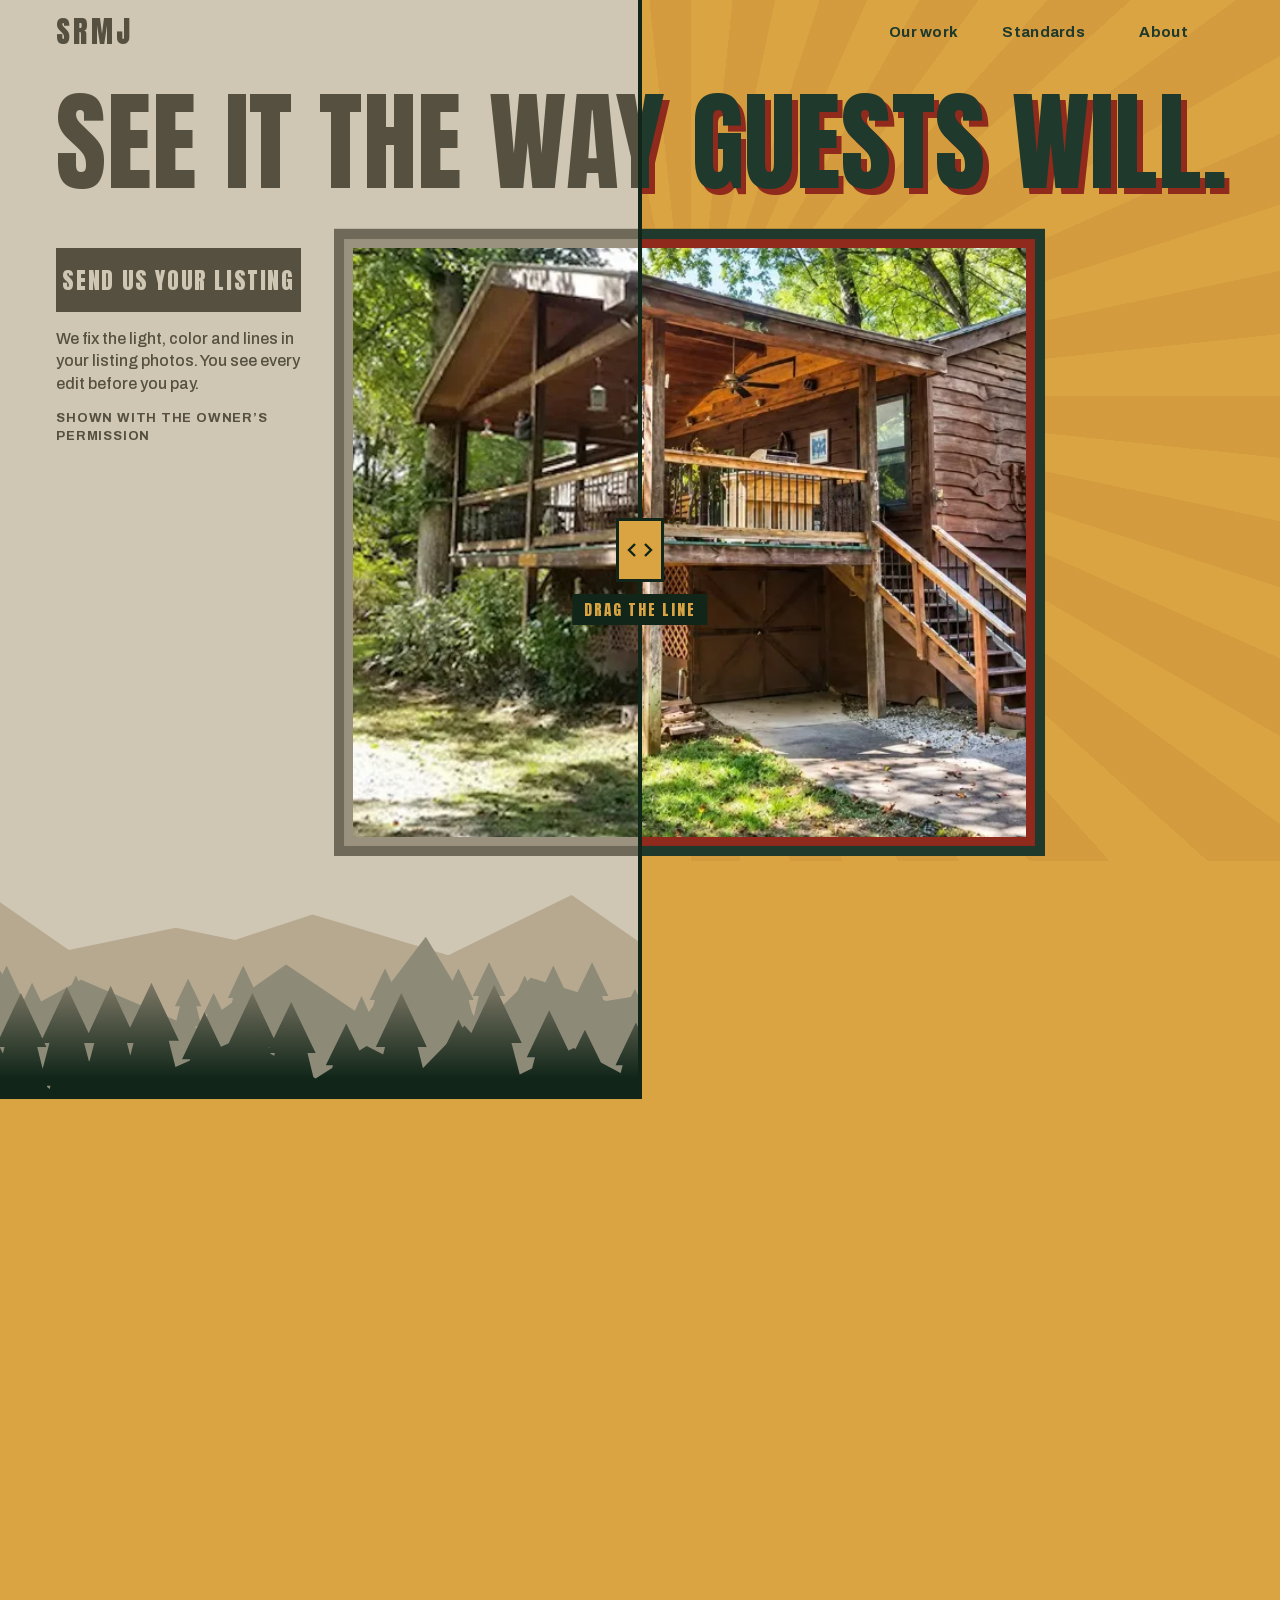
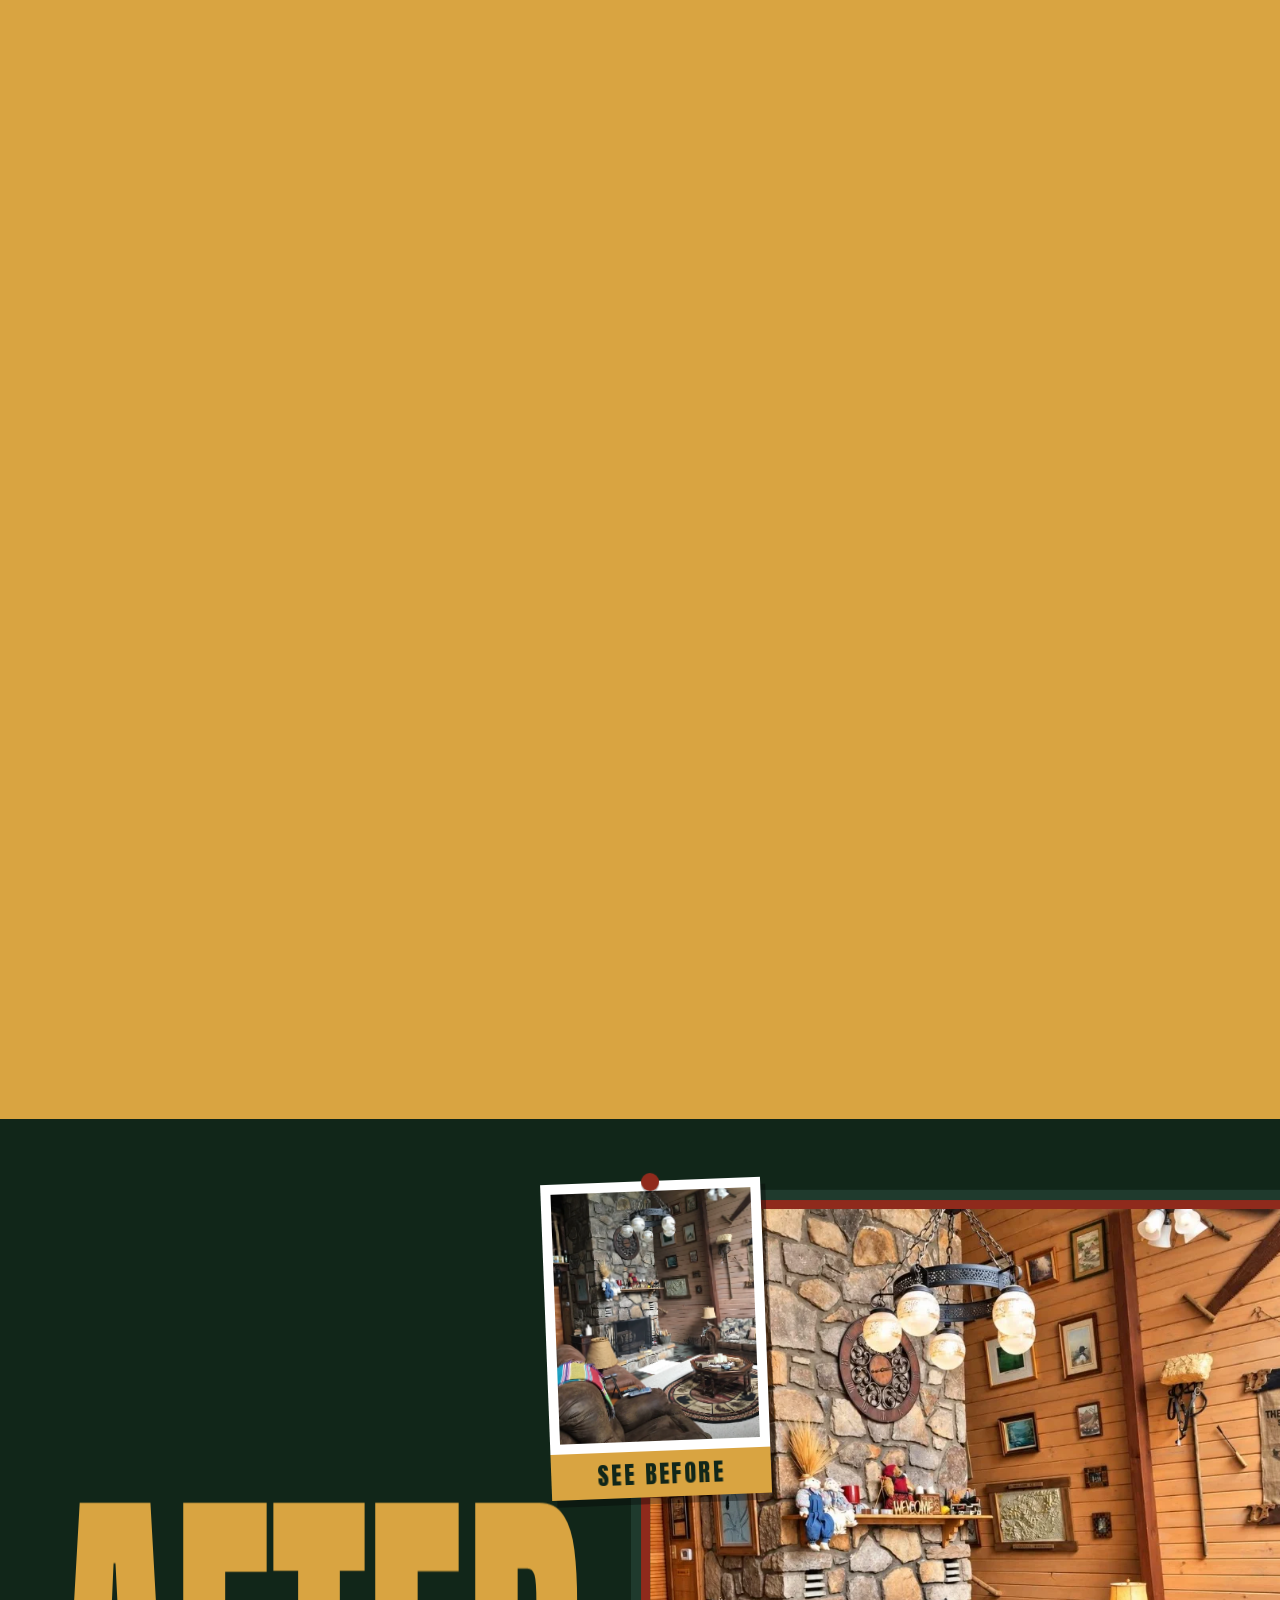
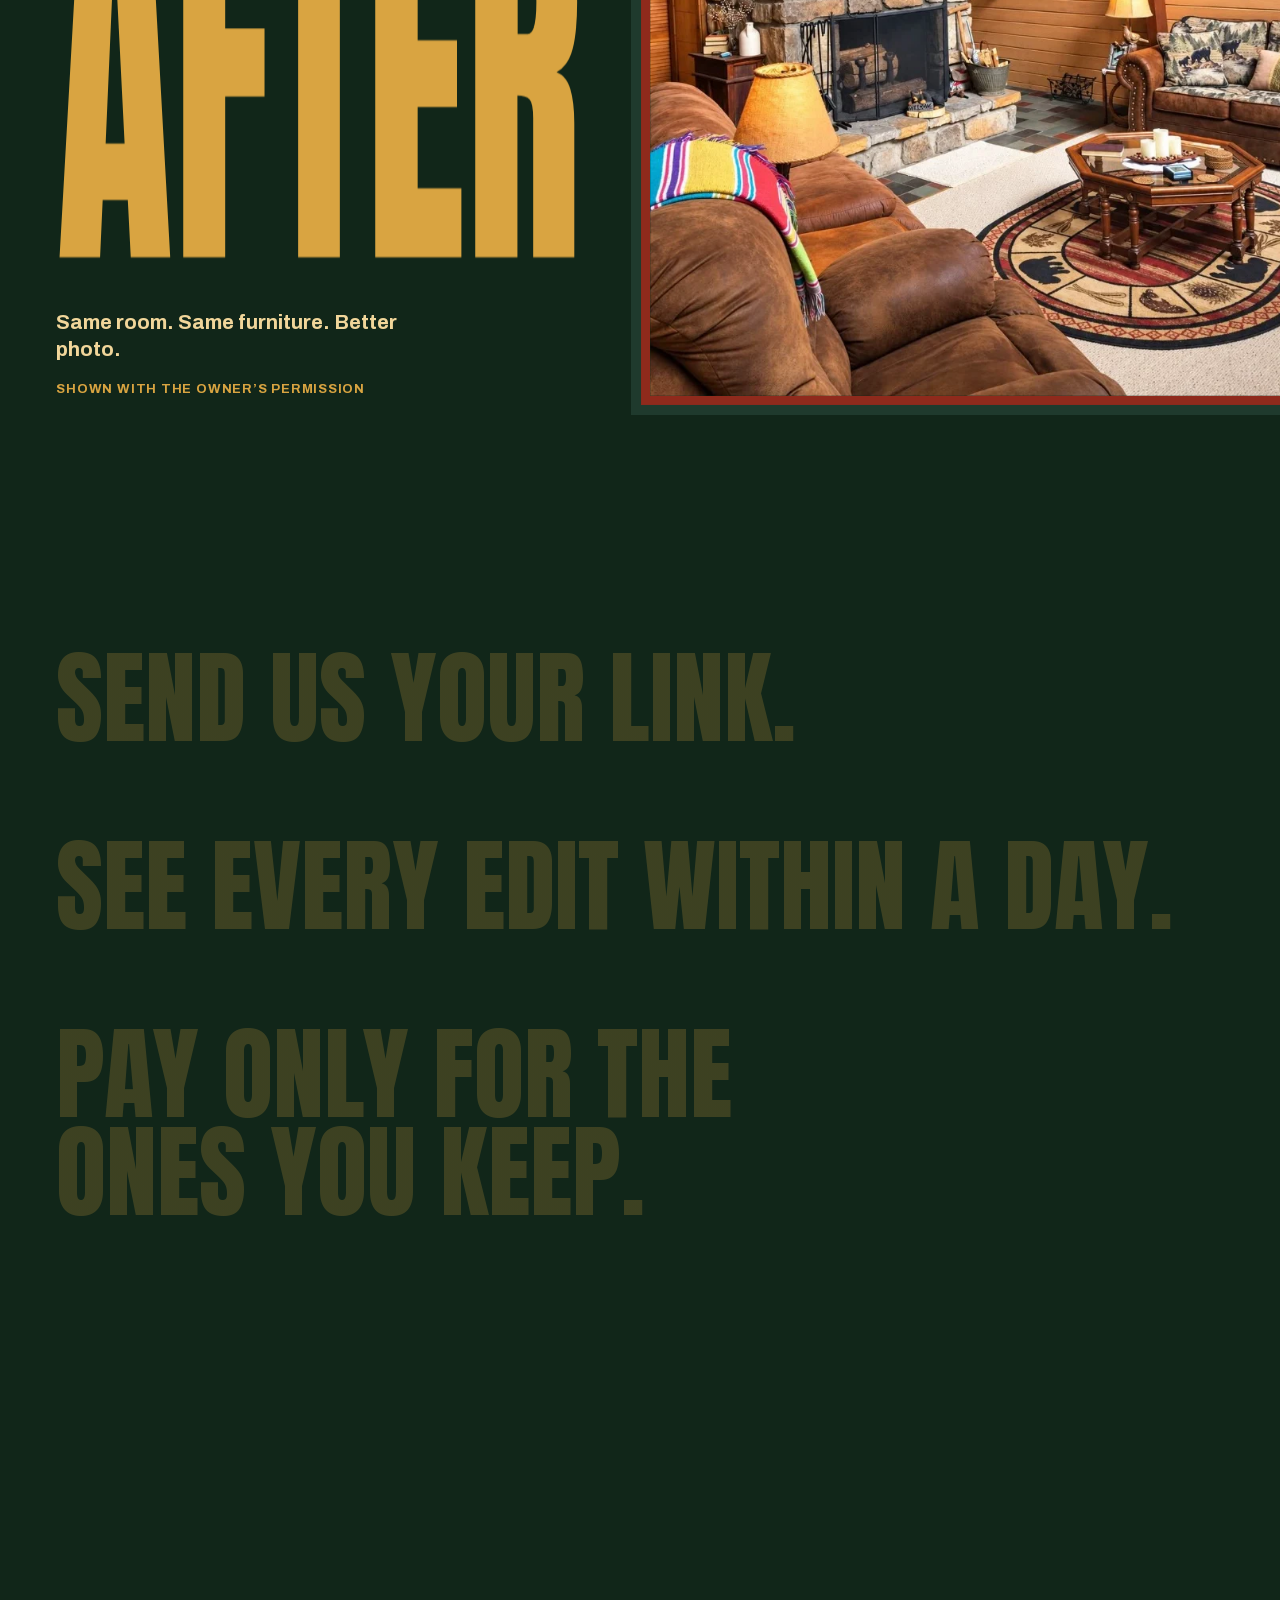
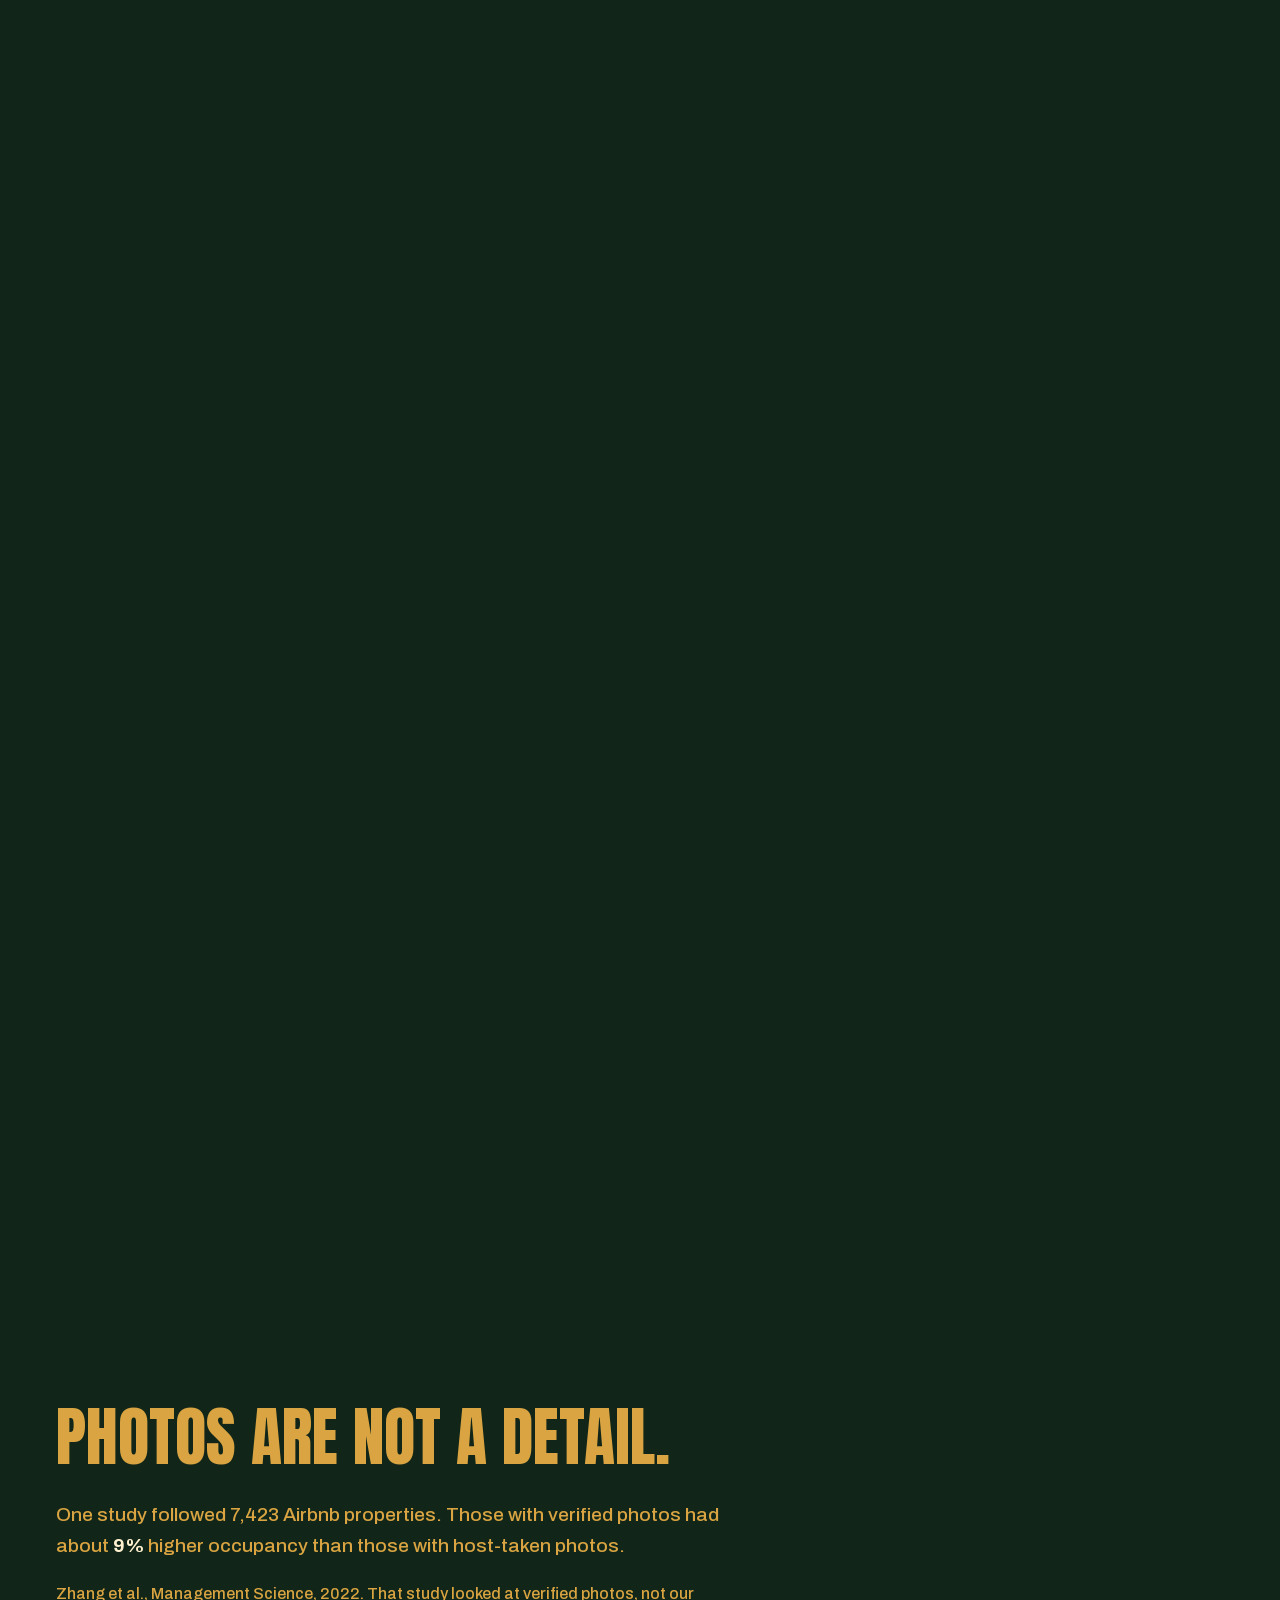
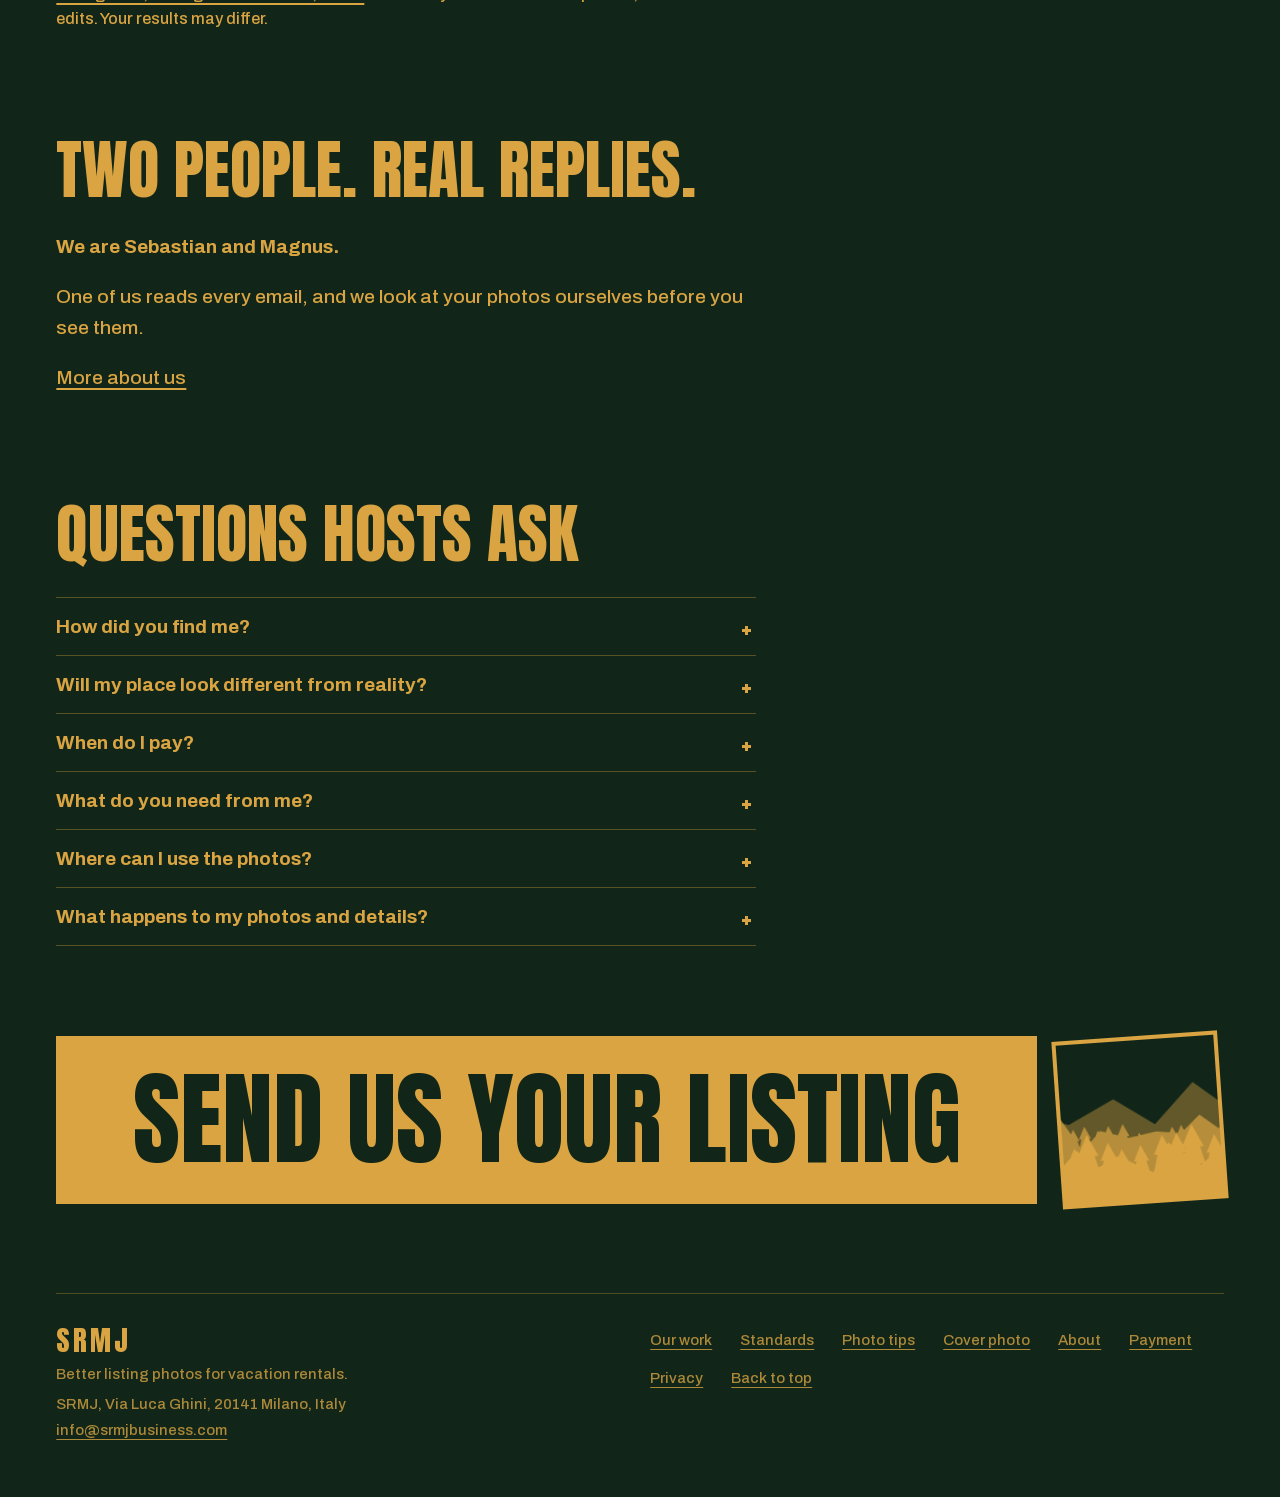
<file: index.html>
<!doctype html>
<html lang="en">
<head>
<meta charset="utf-8">
<meta name="viewport" content="width=device-width, initial-scale=1, viewport-fit=cover">
<title>SRMJ | Better listing photos for vacation rentals</title>
<meta name="description" content="We fix the light, color and lines in your listing photos. You see every edit before you pay.">
<link rel="canonical" href="https://srmjbusiness.com/">
<meta property="og:type" content="website">
<meta property="og:title" content="SRMJ | Better listing photos for vacation rentals">
<meta property="og:description" content="We fix the light, color and lines in your listing photos. You see every edit before you pay.">
<meta property="og:url" content="https://srmjbusiness.com/">
<meta property="og:image" content="https://srmjbusiness.com/og-image.jpg">
<meta property="og:image:width" content="1200">
<meta property="og:image:height" content="630">
<meta property="og:image:alt" content="A cabin living room before and after enhancement by SRMJ.">
<meta name="twitter:card" content="summary_large_image">
<meta name="color-scheme" content="dark">
<meta name="theme-color" content="#112619">
<link rel="icon" href="favicon.svg" type="image/svg+xml">
<link rel="apple-touch-icon" href="apple-touch-icon.png">
<link rel="preload" as="font" type="font/woff2" href="anton-latin.woff2" crossorigin>
<link rel="preload" as="font" type="font/woff2" href="archivo-latin.woff2" crossorigin>
<link rel="preload" as="image" href="deck-after-800.webp" imagesrcset="deck-after-800.webp 800w, deck-after.webp 1186w" imagesizes="(max-width:760px) 90vw, 756px" fetchpriority="high">
<script>document.documentElement.classList.add('js');if(!matchMedia('(prefers-reduced-motion:reduce)').matches)document.documentElement.classList.add('m')</script>
<link rel="stylesheet" href="fonts.css">
<link rel="stylesheet" href="home.css">
<script type="application/ld+json">[{"@context": "https://schema.org", "@type": "Organization", "name": "SRMJ", "url": "https://srmjbusiness.com/", "logo": "https://srmjbusiness.com/favicon.svg", "email": "info@srmjbusiness.com", "description": "Image enhancement for property photographs.", "address": {"@type": "PostalAddress", "streetAddress": "Via Luca Ghini", "postalCode": "20141", "addressLocality": "Milano", "addressCountry": "IT"}, "founder": [{"@type": "Person", "name": "Sebastian Rogat"}, {"@type": "Person", "name": "Magnus Jørgensen"}]}, {"@context": "https://schema.org", "@type": "FAQPage", "mainEntity": [{"@type": "Question", "name": "How did you find me?", "acceptedAnswer": {"@type": "Answer", "text": "You publish your contact details on your own website or listing page. Our first email says where we found them. Reply \"no thanks\" and we remove you within 10 business days and never write again."}}, {"@type": "Question", "name": "Will my place look different from reality?", "acceptedAnswer": {"@type": "Answer", "text": "No. We fix light, color, sharpness and straight lines. We add nothing, and we hide nothing that belongs to the place. Guests should find what the photo shows."}}, {"@type": "Question", "name": "When do I pay?", "acceptedAnswer": {"@type": "Answer", "text": "After you have seen every edit with a watermark and picked the ones you want. Payment goes through PayPal."}}, {"@type": "Question", "name": "What do you need from me?", "acceptedAnswer": {"@type": "Answer", "text": "A link to your listing or website, or the photos themselves."}}, {"@type": "Question", "name": "Where can I use the photos?", "acceptedAnswer": {"@type": "Answer", "text": "Anywhere: Airbnb, Vrbo, Booking.com or your own website. They are yours."}}, {"@type": "Question", "name": "What happens to my photos and details?", "acceptedAnswer": {"@type": "Answer", "text": "We use them only for your edits. We never publish them without your permission, and we delete your details when you ask."}}]}]</script>
</head>
<body>
<a class="skip" href="#main">Skip to content</a>
<main id="main">
<!-- SKY AND RIDGE: the same poster in two states, faded and full colour. JS adds the faded copy. -->
<section class="hero" id="top" aria-label="Opening: drag the divider to compare the faded poster with the full-colour poster">
<div class="layer new"><i class="rays" aria-hidden="true"></i><div class="pg">
 <header><a class="logo" href="/" aria-label="SRMJ, home">SRMJ</a><nav aria-label="Main"><a href="/our-work">Our work</a><a href="/article">Standards</a><a href="/about">About</a></nav></header>
 <h1 class="hl">See it the way guests will.</h1>
 <div class="copy"><a class="cta" href="mailto:info@srmjbusiness.com?subject=Photos%20for%20my%20rental&amp;body=Hi%20SRMJ%2C%0A%0ALink%20to%20my%20listing%20or%20website%3A%0A%0AWhat%20I%20would%20like%20improved%3A%0A%0AThanks%2C%0A">Send us your listing</a><p class="sub">We fix the light, color and lines in your listing photos. You see every edit before you pay.</p><small>Shown with the owner&rsquo;s permission</small></div>
 <figure class="ph"><img src="deck-after-800.webp" srcset="deck-after-800.webp 800w, deck-after.webp 1186w" sizes="(max-width:760px) 90vw, 756px" data-b="deck-before-800.webp" data-bset="deck-before-800.webp 800w, deck-before.webp 1186w" width="1186" height="768" alt="A cabin with a covered deck among trees, after editing, in clean daylight." fetchpriority="high" decoding="async"></figure>
 <div class="rd" aria-hidden="true"><svg viewBox="0 0 1440 420" preserveAspectRatio="xMidYMax slice"><path fill="#8F2A1C" d="M0 230 L75 146 L160 205 L265 183 L323 195 L399 170 L532 210 L653 151 L758 224 L864 120 L960 199 L1068 183 L1183 205 L1263 186 L1386 210 L1440 119 L1440 630 L0 630Z"/></svg><svg viewBox="0 0 1440 420" preserveAspectRatio="xMidYMax slice"><path fill="#1F3A2D" d="M0 290 L63 183 L119 263 L172 234 L284 282 L373 219 L450 271 L510 192 L564 281 L613 232 L687 255 L760 243 L824 252 L876 207 L948 265 L1018 202 L1098 265 L1204 210 L1261 288 L1369 217 L1430 254 L1440 199 L1440 690 L0 690Z"/><path fill="#1F3A2D" d="M21 300 l-14 0 l5 -22 l-6 0 l6 -22 l-5 0 l14 -29 l14 29 l-5 0 l6 22 l-6 0 l5 22Z M61 300 l-15 0 l6 -24 l-7 0 l6 -24 l-6 0 l15 -32 l15 32 l-6 0 l6 24 l-7 0 l6 24Z M100 300 l-15 0 l5 -24 l-7 0 l6 -24 l-5 0 l15 -32 l15 32 l-5 0 l6 24 l-7 0 l5 24Z M124 300 l-12 0 l4 -19 l-5 0 l5 -19 l-4 0 l12 -25 l12 25 l-4 0 l5 19 l-5 0 l4 19Z M168 300 l-13 0 l5 -21 l-6 0 l5 -21 l-5 0 l13 -28 l13 28 l-5 0 l5 21 l-6 0 l5 21Z M210 300 l-9 0 l3 -15 l-4 0 l4 -15 l-3 0 l9 -20 l9 20 l-3 0 l4 15 l-4 0 l3 15Z M243 300 l-10 0 l4 -16 l-5 0 l4 -16 l-4 0 l10 -22 l10 22 l-4 0 l4 16 l-5 0 l4 16Z M278 300 l-13 0 l5 -20 l-6 0 l5 -20 l-5 0 l13 -27 l13 27 l-5 0 l5 20 l-6 0 l5 20Z M302 300 l-10 0 l4 -16 l-4 0 l4 -16 l-4 0 l10 -21 l10 21 l-4 0 l4 16 l-4 0 l4 16Z M332 300 l-15 0 l5 -24 l-7 0 l6 -24 l-5 0 l15 -32 l15 32 l-5 0 l6 24 l-7 0 l5 24Z M371 300 l-10 0 l3 -15 l-4 0 l4 -15 l-3 0 l10 -20 l10 20 l-3 0 l4 15 l-4 0 l3 15Z M411 300 l-10 0 l3 -15 l-4 0 l4 -15 l-3 0 l10 -20 l10 20 l-3 0 l4 15 l-4 0 l3 15Z M447 300 l-9 0 l3 -15 l-4 0 l4 -15 l-3 0 l9 -20 l9 20 l-3 0 l4 15 l-4 0 l3 15Z M471 300 l-15 0 l5 -23 l-7 0 l6 -23 l-5 0 l15 -31 l15 31 l-5 0 l6 23 l-7 0 l5 23Z M499 300 l-10 0 l4 -16 l-4 0 l4 -16 l-4 0 l10 -21 l10 21 l-4 0 l4 16 l-4 0 l4 16Z M543 300 l-15 0 l5 -23 l-7 0 l6 -23 l-5 0 l15 -31 l15 31 l-5 0 l6 23 l-7 0 l5 23Z M573 300 l-16 0 l6 -25 l-7 0 l6 -25 l-6 0 l16 -33 l16 33 l-6 0 l6 25 l-7 0 l6 25Z M608 300 l-13 0 l5 -21 l-6 0 l5 -21 l-5 0 l13 -28 l13 28 l-5 0 l5 21 l-6 0 l5 21Z M636 300 l-15 0 l6 -24 l-7 0 l6 -24 l-6 0 l15 -32 l15 32 l-6 0 l6 24 l-7 0 l6 24Z M674 300 l-16 0 l6 -25 l-7 0 l6 -25 l-6 0 l16 -33 l16 33 l-6 0 l6 25 l-7 0 l6 25Z M716 300 l-11 0 l4 -17 l-5 0 l4 -17 l-4 0 l11 -23 l11 23 l-4 0 l4 17 l-5 0 l4 17Z M747 300 l-10 0 l4 -15 l-4 0 l4 -15 l-4 0 l10 -20 l10 20 l-4 0 l4 15 l-4 0 l4 15Z M774 300 l-9 0 l3 -14 l-4 0 l4 -14 l-3 0 l9 -19 l9 19 l-3 0 l4 14 l-4 0 l3 14Z M803 300 l-13 0 l5 -20 l-6 0 l5 -20 l-5 0 l13 -27 l13 27 l-5 0 l5 20 l-6 0 l5 20Z M827 300 l-13 0 l5 -21 l-6 0 l5 -21 l-5 0 l13 -28 l13 28 l-5 0 l5 21 l-6 0 l5 21Z M858 300 l-11 0 l4 -17 l-5 0 l4 -17 l-4 0 l11 -23 l11 23 l-4 0 l4 17 l-5 0 l4 17Z M899 300 l-12 0 l4 -19 l-5 0 l5 -19 l-4 0 l12 -25 l12 25 l-4 0 l5 19 l-5 0 l4 19Z M929 300 l-12 0 l4 -19 l-5 0 l5 -19 l-4 0 l12 -25 l12 25 l-4 0 l5 19 l-5 0 l4 19Z M967 300 l-9 0 l3 -14 l-4 0 l4 -14 l-3 0 l9 -19 l9 19 l-3 0 l4 14 l-4 0 l3 14Z M1011 300 l-9 0 l3 -14 l-4 0 l3 -14 l-3 0 l9 -18 l9 18 l-3 0 l3 14 l-4 0 l3 14Z M1050 300 l-15 0 l5 -23 l-6 0 l6 -23 l-5 0 l15 -31 l15 31 l-5 0 l6 23 l-6 0 l5 23Z M1074 300 l-14 0 l5 -23 l-6 0 l6 -23 l-5 0 l14 -30 l14 30 l-5 0 l6 23 l-6 0 l5 23Z M1105 300 l-13 0 l5 -20 l-6 0 l5 -20 l-5 0 l13 -27 l13 27 l-5 0 l5 20 l-6 0 l5 20Z M1129 300 l-9 0 l3 -14 l-4 0 l4 -14 l-3 0 l9 -19 l9 19 l-3 0 l4 14 l-4 0 l3 14Z M1157 300 l-15 0 l6 -24 l-7 0 l6 -24 l-6 0 l15 -33 l15 33 l-6 0 l6 24 l-7 0 l6 24Z M1184 300 l-14 0 l5 -22 l-6 0 l6 -22 l-5 0 l14 -30 l14 30 l-5 0 l6 22 l-6 0 l5 22Z M1227 300 l-15 0 l6 -24 l-7 0 l6 -24 l-6 0 l15 -32 l15 32 l-6 0 l6 24 l-7 0 l6 24Z M1258 300 l-11 0 l4 -18 l-5 0 l4 -18 l-4 0 l11 -23 l11 23 l-4 0 l4 18 l-5 0 l4 18Z M1293 300 l-14 0 l5 -22 l-6 0 l6 -22 l-5 0 l14 -30 l14 30 l-5 0 l6 22 l-6 0 l5 22Z M1319 300 l-14 0 l5 -22 l-6 0 l6 -22 l-5 0 l14 -29 l14 29 l-5 0 l6 22 l-6 0 l5 22Z M1359 300 l-15 0 l5 -23 l-7 0 l6 -23 l-5 0 l15 -31 l15 31 l-5 0 l6 23 l-7 0 l5 23Z M1383 300 l-15 0 l6 -24 l-7 0 l6 -24 l-6 0 l15 -32 l15 32 l-6 0 l6 24 l-7 0 l6 24Z M1409 300 l-11 0 l4 -17 l-5 0 l4 -17 l-4 0 l11 -23 l11 23 l-4 0 l4 17 l-5 0 l4 17Z M1445 300 l-15 0 l5 -24 l-7 0 l6 -24 l-5 0 l15 -32 l15 32 l-5 0 l6 24 l-7 0 l5 24Z"/></svg><svg viewBox="0 0 1440 420" preserveAspectRatio="xMidYMax slice"><path fill="#112619" d="M0 350 L69 288 L148 346 L191 303 L248 327 L329 291 L402 331 L452 299 L503 325 L548 279 L594 331 L655 301 L745 349 L790 274 L860 347 L958 273 L1006 338 L1056 306 L1132 345 L1213 319 L1265 327 L1329 300 L1405 337 L1440 320 L1440 750 L0 750Z"/><path fill="#112619" d="M36 380 l-27 0 l10 -43 l-12 0 l11 -43 l-10 0 l27 -57 l27 57 l-10 0 l11 43 l-12 0 l10 43Z M82 380 l-20 0 l7 -31 l-9 0 l8 -31 l-7 0 l20 -41 l20 41 l-7 0 l8 31 l-9 0 l7 31Z M114 380 l-25 0 l9 -40 l-11 0 l10 -40 l-9 0 l25 -53 l25 53 l-9 0 l10 40 l-11 0 l9 40Z M159 380 l-26 0 l9 -42 l-12 0 l11 -42 l-9 0 l26 -55 l26 55 l-9 0 l11 42 l-12 0 l9 42Z M202 380 l-26 0 l10 -42 l-12 0 l11 -42 l-10 0 l26 -56 l26 56 l-10 0 l11 42 l-12 0 l10 42Z M242 380 l-27 0 l10 -43 l-12 0 l11 -43 l-10 0 l27 -57 l27 57 l-10 0 l11 43 l-12 0 l10 43Z M294 380 l-22 0 l8 -34 l-10 0 l9 -34 l-8 0 l22 -46 l22 46 l-8 0 l9 34 l-10 0 l8 34Z M341 380 l-25 0 l9 -40 l-11 0 l10 -40 l-9 0 l25 -53 l25 53 l-9 0 l10 40 l-11 0 l9 40Z M379 380 l-24 0 l8 -37 l-10 0 l9 -37 l-8 0 l24 -50 l24 50 l-8 0 l9 37 l-10 0 l8 37Z M433 380 l-20 0 l7 -31 l-9 0 l8 -31 l-7 0 l20 -41 l20 41 l-7 0 l8 31 l-9 0 l7 31Z M487 380 l-25 0 l9 -40 l-11 0 l10 -40 l-9 0 l25 -53 l25 53 l-9 0 l10 40 l-11 0 l9 40Z M543 380 l-21 0 l7 -32 l-9 0 l8 -32 l-7 0 l21 -43 l21 43 l-7 0 l8 32 l-9 0 l7 32Z M578 380 l-27 0 l10 -42 l-12 0 l11 -42 l-10 0 l27 -57 l27 57 l-10 0 l11 42 l-12 0 l10 42Z M632 380 l-22 0 l8 -35 l-10 0 l9 -35 l-8 0 l22 -46 l22 46 l-8 0 l9 35 l-10 0 l8 35Z M667 380 l-19 0 l7 -29 l-8 0 l7 -29 l-7 0 l19 -39 l19 39 l-7 0 l7 29 l-8 0 l7 29Z M717 380 l-20 0 l7 -31 l-9 0 l8 -31 l-7 0 l20 -42 l20 42 l-7 0 l8 31 l-9 0 l7 31Z M775 380 l-24 0 l9 -38 l-11 0 l10 -38 l-9 0 l24 -51 l24 51 l-9 0 l10 38 l-11 0 l9 38Z M813 380 l-25 0 l9 -39 l-11 0 l10 -39 l-9 0 l25 -52 l25 52 l-9 0 l10 39 l-11 0 l9 39Z M855 380 l-29 0 l10 -45 l-13 0 l11 -45 l-10 0 l29 -60 l29 60 l-10 0 l11 45 l-13 0 l10 45Z M912 380 l-23 0 l8 -36 l-10 0 l9 -36 l-8 0 l23 -48 l23 48 l-8 0 l9 36 l-10 0 l8 36Z M962 380 l-26 0 l9 -40 l-11 0 l10 -40 l-9 0 l26 -54 l26 54 l-9 0 l10 40 l-11 0 l9 40Z M1017 380 l-29 0 l11 -46 l-13 0 l12 -46 l-11 0 l29 -62 l29 62 l-11 0 l12 46 l-13 0 l11 46Z M1050 380 l-21 0 l8 -33 l-9 0 l8 -33 l-8 0 l21 -44 l21 44 l-8 0 l8 33 l-9 0 l8 33Z M1098 380 l-20 0 l7 -32 l-9 0 l8 -32 l-7 0 l20 -42 l20 42 l-7 0 l8 32 l-9 0 l7 32Z M1147 380 l-17 0 l6 -27 l-8 0 l7 -27 l-6 0 l17 -36 l17 36 l-6 0 l7 27 l-8 0 l6 27Z M1203 380 l-23 0 l8 -37 l-10 0 l9 -37 l-8 0 l23 -49 l23 49 l-8 0 l9 37 l-10 0 l8 37Z M1239 380 l-25 0 l9 -40 l-11 0 l10 -40 l-9 0 l25 -53 l25 53 l-9 0 l10 40 l-11 0 l9 40Z M1280 380 l-19 0 l7 -29 l-8 0 l7 -29 l-7 0 l19 -39 l19 39 l-7 0 l7 29 l-8 0 l7 29Z M1325 380 l-18 0 l6 -28 l-8 0 l7 -28 l-6 0 l18 -38 l18 38 l-6 0 l7 28 l-8 0 l6 28Z M1363 380 l-28 0 l10 -44 l-12 0 l11 -44 l-10 0 l28 -59 l28 59 l-10 0 l11 44 l-12 0 l10 44Z M1415 380 l-16 0 l6 -25 l-7 0 l6 -25 l-6 0 l16 -34 l16 34 l-6 0 l6 25 l-7 0 l6 25Z M1468 380 l-16 0 l6 -26 l-7 0 l6 -26 l-6 0 l16 -34 l16 34 l-6 0 l6 26 l-7 0 l6 26Z"/></svg></div>
</div></div>
<div class="div" id="div" role="slider" tabindex="0" aria-label="Compare the faded poster with the full-colour poster" aria-valuemin="0" aria-valuemax="100" aria-valuenow="50"><span class="dl" id="dl" aria-hidden="true">Drag the line</span><div class="knob"><svg width="26" height="14" viewBox="0 0 26 14" aria-hidden="true"><path d="M8 1 2 7l6 6M18 1l6 6-6 6" fill="none" stroke="#112619" stroke-width="2.4"/></svg></div></div>
</section>

<!-- DESCENT: scroll-scrubbed flight from the hero into the wall. Hidden until JS has the frames; the static ridge above stays otherwise. -->
<section class="descent" id="descent" aria-hidden="true">
 <div class="dstick"><canvas id="dcv"></canvas>
 </div>
</section>

<!-- FOREST: the wall -->
<section class="wall" id="wall" aria-label="A tall living room with a stone chimney, before and after">
 <div class="wl">
  <div class="word" id="word" aria-hidden="true"><span class="on" data-t="After">After</span><span data-t="Before">Before</span></div>
  <p class="wline">Same room. Same furniture. Better photo.</p>
  <small>Shown with the owner&rsquo;s permission</small>
 </div>
 <div class="imgwrap">
  <div class="big"><img id="bigA" src="work-4-after.webp" srcset="work-4-after-800.webp 800w, work-4-after.webp 1080w" sizes="(max-width:760px) 100vw, 50vw" alt="After: a tall living room with a stone chimney and a round rug, in even light and natural color." width="1080" height="1336" loading="lazy" decoding="async"><img id="bigB" class="off" src="work-4-before.webp" srcset="work-4-before-800.webp 800w, work-4-before.webp 1080w" sizes="(max-width:760px) 100vw, 50vw" alt="Before: the same living room in the original photograph." width="1080" height="1336" loading="lazy" decoding="async"></div>
  <button class="pin" id="pin" type="button" aria-label="See before: show the original photo large"><span class="in"><img id="pinB" src="work-4-before-800.webp" alt="" width="800" height="990" loading="lazy" decoding="async"><img id="pinA" class="off" src="work-4-after-800.webp" alt="" width="800" height="990" loading="lazy" decoding="async"></span><span class="lab" id="lab">See before</span></button>
 </div>
</section>

<!-- FOREST FLOOR: three lines -->
<section class="floor" id="floor" aria-label="How it works">
 <div class="ltrack"><div class="lstick"><div class="col">
  <p class="ln" data-t="Send us your link.">Send us your link.</p>
  <p class="ln" data-t="See every edit within a day.">See every edit within a day.</p>
  <p class="ln" data-t="Pay only for the ones you keep.">Pay only for the ones you keep.</p>
 </div></div></div>
</section>

<div class="more">
  <section class="evidence" aria-labelledby="ev-h">
      <h2 id="ev-h">Photos are not a detail.</h2>
      <p>One study followed 7,423 Airbnb properties. Those with verified photos had about <b class="pct">9%</b> higher occupancy than those with host-taken photos.</p>
      <p class="src"><a href="https://pubsonline.informs.org/doi/fpi/10.1287/mnsc.2021.4175" rel="noopener">Zhang et al., Management Science, 2022.</a> That study looked at verified photos, not our edits. Your results may differ.</p>
  </section>
  <section class="who" aria-labelledby="who-h">
      <h2 id="who-h">Two people. Real replies.</h2>
      <p class="lead">We are Sebastian and Magnus.</p>
      <p>One of us reads every email, and we look at your photos ourselves before you see them.</p>
      <p><a href="/about">More about us</a></p>
  </section>
  <section id="faq" aria-labelledby="faq-h">
      <h2 id="faq-h">Questions hosts ask</h2>
      <div class="faq">
        <details><summary>How did you find me?</summary><p>You publish your contact details on your own website or listing page. Our first email says where we found them. Reply "no thanks" and we remove you within 10 business days and never write again.</p></details>
        <details><summary>Will my place look different from reality?</summary><p>No. We fix light, color, sharpness and straight lines. We add nothing, and we hide nothing that belongs to the place. Guests should find what the photo shows. <a href="/article">Our standard</a></p></details>
        <details><summary>When do I pay?</summary><p>After you have seen every edit with a watermark and picked the ones you want. Payment goes through PayPal. <a href="/pay">How payment works</a></p></details>
        <details><summary>What do you need from me?</summary><p>A link to your listing or website, or the photos themselves. <a href="/photo-tips">Tips for taking them</a></p></details>
        <details><summary>Where can I use the photos?</summary><p>Anywhere: Airbnb, Vrbo, Booking.com or your own website. They are yours.</p></details>
        <details><summary>What happens to my photos and details?</summary><p>We use them only for your edits. We never publish them without your permission, and we delete your details when you ask. <a href="/privacy">Privacy notice</a></p></details>
      </div>
  </section>
</div>

<section class="close" id="contact" aria-label="Contact">
 <div class="cta-row"><a class="cta2" href="mailto:info@srmjbusiness.com?subject=Photos%20for%20my%20rental&amp;body=Hi%20SRMJ%2C%0A%0ALink%20to%20my%20listing%20or%20website%3A%0A%0AWhat%20I%20would%20like%20improved%3A%0A%0AThanks%2C%0A">Send us your listing</a><span class="stamp" aria-hidden="true"><svg viewBox="0 0 1440 420" preserveAspectRatio="xMidYMax slice" aria-hidden="true"><path fill="#D9A441" fill-opacity=".4" d="M0 230 L75 146 L160 205 L265 183 L323 195 L399 170 L532 210 L653 151 L758 224 L864 120 L960 199 L1068 183 L1183 205 L1263 186 L1386 210 L1440 119 L1440 630 L0 630Z"/><path fill="#D9A441" fill-opacity=".7" d="M0 290 L63 183 L119 263 L172 234 L284 282 L373 219 L450 271 L510 192 L564 281 L613 232 L687 255 L760 243 L824 252 L876 207 L948 265 L1018 202 L1098 265 L1204 210 L1261 288 L1369 217 L1430 254 L1440 199 L1440 690 L0 690Z M21 300 l-14 0 l5 -22 l-6 0 l6 -22 l-5 0 l14 -29 l14 29 l-5 0 l6 22 l-6 0 l5 22Z M61 300 l-15 0 l6 -24 l-7 0 l6 -24 l-6 0 l15 -32 l15 32 l-6 0 l6 24 l-7 0 l6 24Z M100 300 l-15 0 l5 -24 l-7 0 l6 -24 l-5 0 l15 -32 l15 32 l-5 0 l6 24 l-7 0 l5 24Z M124 300 l-12 0 l4 -19 l-5 0 l5 -19 l-4 0 l12 -25 l12 25 l-4 0 l5 19 l-5 0 l4 19Z M168 300 l-13 0 l5 -21 l-6 0 l5 -21 l-5 0 l13 -28 l13 28 l-5 0 l5 21 l-6 0 l5 21Z M210 300 l-9 0 l3 -15 l-4 0 l4 -15 l-3 0 l9 -20 l9 20 l-3 0 l4 15 l-4 0 l3 15Z M243 300 l-10 0 l4 -16 l-5 0 l4 -16 l-4 0 l10 -22 l10 22 l-4 0 l4 16 l-5 0 l4 16Z M278 300 l-13 0 l5 -20 l-6 0 l5 -20 l-5 0 l13 -27 l13 27 l-5 0 l5 20 l-6 0 l5 20Z M302 300 l-10 0 l4 -16 l-4 0 l4 -16 l-4 0 l10 -21 l10 21 l-4 0 l4 16 l-4 0 l4 16Z M332 300 l-15 0 l5 -24 l-7 0 l6 -24 l-5 0 l15 -32 l15 32 l-5 0 l6 24 l-7 0 l5 24Z M371 300 l-10 0 l3 -15 l-4 0 l4 -15 l-3 0 l10 -20 l10 20 l-3 0 l4 15 l-4 0 l3 15Z M411 300 l-10 0 l3 -15 l-4 0 l4 -15 l-3 0 l10 -20 l10 20 l-3 0 l4 15 l-4 0 l3 15Z M447 300 l-9 0 l3 -15 l-4 0 l4 -15 l-3 0 l9 -20 l9 20 l-3 0 l4 15 l-4 0 l3 15Z M471 300 l-15 0 l5 -23 l-7 0 l6 -23 l-5 0 l15 -31 l15 31 l-5 0 l6 23 l-7 0 l5 23Z M499 300 l-10 0 l4 -16 l-4 0 l4 -16 l-4 0 l10 -21 l10 21 l-4 0 l4 16 l-4 0 l4 16Z M543 300 l-15 0 l5 -23 l-7 0 l6 -23 l-5 0 l15 -31 l15 31 l-5 0 l6 23 l-7 0 l5 23Z M573 300 l-16 0 l6 -25 l-7 0 l6 -25 l-6 0 l16 -33 l16 33 l-6 0 l6 25 l-7 0 l6 25Z M608 300 l-13 0 l5 -21 l-6 0 l5 -21 l-5 0 l13 -28 l13 28 l-5 0 l5 21 l-6 0 l5 21Z M636 300 l-15 0 l6 -24 l-7 0 l6 -24 l-6 0 l15 -32 l15 32 l-6 0 l6 24 l-7 0 l6 24Z M674 300 l-16 0 l6 -25 l-7 0 l6 -25 l-6 0 l16 -33 l16 33 l-6 0 l6 25 l-7 0 l6 25Z M716 300 l-11 0 l4 -17 l-5 0 l4 -17 l-4 0 l11 -23 l11 23 l-4 0 l4 17 l-5 0 l4 17Z M747 300 l-10 0 l4 -15 l-4 0 l4 -15 l-4 0 l10 -20 l10 20 l-4 0 l4 15 l-4 0 l4 15Z M774 300 l-9 0 l3 -14 l-4 0 l4 -14 l-3 0 l9 -19 l9 19 l-3 0 l4 14 l-4 0 l3 14Z M803 300 l-13 0 l5 -20 l-6 0 l5 -20 l-5 0 l13 -27 l13 27 l-5 0 l5 20 l-6 0 l5 20Z M827 300 l-13 0 l5 -21 l-6 0 l5 -21 l-5 0 l13 -28 l13 28 l-5 0 l5 21 l-6 0 l5 21Z M858 300 l-11 0 l4 -17 l-5 0 l4 -17 l-4 0 l11 -23 l11 23 l-4 0 l4 17 l-5 0 l4 17Z M899 300 l-12 0 l4 -19 l-5 0 l5 -19 l-4 0 l12 -25 l12 25 l-4 0 l5 19 l-5 0 l4 19Z M929 300 l-12 0 l4 -19 l-5 0 l5 -19 l-4 0 l12 -25 l12 25 l-4 0 l5 19 l-5 0 l4 19Z M967 300 l-9 0 l3 -14 l-4 0 l4 -14 l-3 0 l9 -19 l9 19 l-3 0 l4 14 l-4 0 l3 14Z M1011 300 l-9 0 l3 -14 l-4 0 l3 -14 l-3 0 l9 -18 l9 18 l-3 0 l3 14 l-4 0 l3 14Z M1050 300 l-15 0 l5 -23 l-6 0 l6 -23 l-5 0 l15 -31 l15 31 l-5 0 l6 23 l-6 0 l5 23Z M1074 300 l-14 0 l5 -23 l-6 0 l6 -23 l-5 0 l14 -30 l14 30 l-5 0 l6 23 l-6 0 l5 23Z M1105 300 l-13 0 l5 -20 l-6 0 l5 -20 l-5 0 l13 -27 l13 27 l-5 0 l5 20 l-6 0 l5 20Z M1129 300 l-9 0 l3 -14 l-4 0 l4 -14 l-3 0 l9 -19 l9 19 l-3 0 l4 14 l-4 0 l3 14Z M1157 300 l-15 0 l6 -24 l-7 0 l6 -24 l-6 0 l15 -33 l15 33 l-6 0 l6 24 l-7 0 l6 24Z M1184 300 l-14 0 l5 -22 l-6 0 l6 -22 l-5 0 l14 -30 l14 30 l-5 0 l6 22 l-6 0 l5 22Z M1227 300 l-15 0 l6 -24 l-7 0 l6 -24 l-6 0 l15 -32 l15 32 l-6 0 l6 24 l-7 0 l6 24Z M1258 300 l-11 0 l4 -18 l-5 0 l4 -18 l-4 0 l11 -23 l11 23 l-4 0 l4 18 l-5 0 l4 18Z M1293 300 l-14 0 l5 -22 l-6 0 l6 -22 l-5 0 l14 -30 l14 30 l-5 0 l6 22 l-6 0 l5 22Z M1319 300 l-14 0 l5 -22 l-6 0 l6 -22 l-5 0 l14 -29 l14 29 l-5 0 l6 22 l-6 0 l5 22Z M1359 300 l-15 0 l5 -23 l-7 0 l6 -23 l-5 0 l15 -31 l15 31 l-5 0 l6 23 l-7 0 l5 23Z M1383 300 l-15 0 l6 -24 l-7 0 l6 -24 l-6 0 l15 -32 l15 32 l-6 0 l6 24 l-7 0 l6 24Z M1409 300 l-11 0 l4 -17 l-5 0 l4 -17 l-4 0 l11 -23 l11 23 l-4 0 l4 17 l-5 0 l4 17Z M1445 300 l-15 0 l5 -24 l-7 0 l6 -24 l-5 0 l15 -32 l15 32 l-5 0 l6 24 l-7 0 l5 24Z"/><path fill="#D9A441" d="M0 350 L69 288 L148 346 L191 303 L248 327 L329 291 L402 331 L452 299 L503 325 L548 279 L594 331 L655 301 L745 349 L790 274 L860 347 L958 273 L1006 338 L1056 306 L1132 345 L1213 319 L1265 327 L1329 300 L1405 337 L1440 320 L1440 750 L0 750Z M36 380 l-27 0 l10 -43 l-12 0 l11 -43 l-10 0 l27 -57 l27 57 l-10 0 l11 43 l-12 0 l10 43Z M82 380 l-20 0 l7 -31 l-9 0 l8 -31 l-7 0 l20 -41 l20 41 l-7 0 l8 31 l-9 0 l7 31Z M114 380 l-25 0 l9 -40 l-11 0 l10 -40 l-9 0 l25 -53 l25 53 l-9 0 l10 40 l-11 0 l9 40Z M159 380 l-26 0 l9 -42 l-12 0 l11 -42 l-9 0 l26 -55 l26 55 l-9 0 l11 42 l-12 0 l9 42Z M202 380 l-26 0 l10 -42 l-12 0 l11 -42 l-10 0 l26 -56 l26 56 l-10 0 l11 42 l-12 0 l10 42Z M242 380 l-27 0 l10 -43 l-12 0 l11 -43 l-10 0 l27 -57 l27 57 l-10 0 l11 43 l-12 0 l10 43Z M294 380 l-22 0 l8 -34 l-10 0 l9 -34 l-8 0 l22 -46 l22 46 l-8 0 l9 34 l-10 0 l8 34Z M341 380 l-25 0 l9 -40 l-11 0 l10 -40 l-9 0 l25 -53 l25 53 l-9 0 l10 40 l-11 0 l9 40Z M379 380 l-24 0 l8 -37 l-10 0 l9 -37 l-8 0 l24 -50 l24 50 l-8 0 l9 37 l-10 0 l8 37Z M433 380 l-20 0 l7 -31 l-9 0 l8 -31 l-7 0 l20 -41 l20 41 l-7 0 l8 31 l-9 0 l7 31Z M487 380 l-25 0 l9 -40 l-11 0 l10 -40 l-9 0 l25 -53 l25 53 l-9 0 l10 40 l-11 0 l9 40Z M543 380 l-21 0 l7 -32 l-9 0 l8 -32 l-7 0 l21 -43 l21 43 l-7 0 l8 32 l-9 0 l7 32Z M578 380 l-27 0 l10 -42 l-12 0 l11 -42 l-10 0 l27 -57 l27 57 l-10 0 l11 42 l-12 0 l10 42Z M632 380 l-22 0 l8 -35 l-10 0 l9 -35 l-8 0 l22 -46 l22 46 l-8 0 l9 35 l-10 0 l8 35Z M667 380 l-19 0 l7 -29 l-8 0 l7 -29 l-7 0 l19 -39 l19 39 l-7 0 l7 29 l-8 0 l7 29Z M717 380 l-20 0 l7 -31 l-9 0 l8 -31 l-7 0 l20 -42 l20 42 l-7 0 l8 31 l-9 0 l7 31Z M775 380 l-24 0 l9 -38 l-11 0 l10 -38 l-9 0 l24 -51 l24 51 l-9 0 l10 38 l-11 0 l9 38Z M813 380 l-25 0 l9 -39 l-11 0 l10 -39 l-9 0 l25 -52 l25 52 l-9 0 l10 39 l-11 0 l9 39Z M855 380 l-29 0 l10 -45 l-13 0 l11 -45 l-10 0 l29 -60 l29 60 l-10 0 l11 45 l-13 0 l10 45Z M912 380 l-23 0 l8 -36 l-10 0 l9 -36 l-8 0 l23 -48 l23 48 l-8 0 l9 36 l-10 0 l8 36Z M962 380 l-26 0 l9 -40 l-11 0 l10 -40 l-9 0 l26 -54 l26 54 l-9 0 l10 40 l-11 0 l9 40Z M1017 380 l-29 0 l11 -46 l-13 0 l12 -46 l-11 0 l29 -62 l29 62 l-11 0 l12 46 l-13 0 l11 46Z M1050 380 l-21 0 l8 -33 l-9 0 l8 -33 l-8 0 l21 -44 l21 44 l-8 0 l8 33 l-9 0 l8 33Z M1098 380 l-20 0 l7 -32 l-9 0 l8 -32 l-7 0 l20 -42 l20 42 l-7 0 l8 32 l-9 0 l7 32Z M1147 380 l-17 0 l6 -27 l-8 0 l7 -27 l-6 0 l17 -36 l17 36 l-6 0 l7 27 l-8 0 l6 27Z M1203 380 l-23 0 l8 -37 l-10 0 l9 -37 l-8 0 l23 -49 l23 49 l-8 0 l9 37 l-10 0 l8 37Z M1239 380 l-25 0 l9 -40 l-11 0 l10 -40 l-9 0 l25 -53 l25 53 l-9 0 l10 40 l-11 0 l9 40Z M1280 380 l-19 0 l7 -29 l-8 0 l7 -29 l-7 0 l19 -39 l19 39 l-7 0 l7 29 l-8 0 l7 29Z M1325 380 l-18 0 l6 -28 l-8 0 l7 -28 l-6 0 l18 -38 l18 38 l-6 0 l7 28 l-8 0 l6 28Z M1363 380 l-28 0 l10 -44 l-12 0 l11 -44 l-10 0 l28 -59 l28 59 l-10 0 l11 44 l-12 0 l10 44Z M1415 380 l-16 0 l6 -25 l-7 0 l6 -25 l-6 0 l16 -34 l16 34 l-6 0 l6 25 l-7 0 l6 25Z M1468 380 l-16 0 l6 -26 l-7 0 l6 -26 l-6 0 l16 -34 l16 34 l-6 0 l6 26 l-7 0 l6 26Z"/></svg></span></div>
</section>
</main>

<footer class="site-foot">
 <div class="in">
  <div class="foot-id"><b>SRMJ</b><p>Better listing photos for vacation rentals.</p><address>SRMJ, Via Luca Ghini, 20141 Milano, Italy<br><a href="mailto:info@srmjbusiness.com">info@srmjbusiness.com</a></address></div>
  <nav aria-label="Footer"><a href="/our-work">Our work</a><a href="/article">Standards</a><a href="/photo-tips">Photo tips</a><a href="/cover-photo">Cover photo</a><a href="/about">About</a><a href="/pay">Payment</a><a href="/privacy">Privacy</a><a href="#top">Back to top</a></nav>
 </div>
</footer>
<script src="home.js" defer></script>
</body>
</html>
</file>
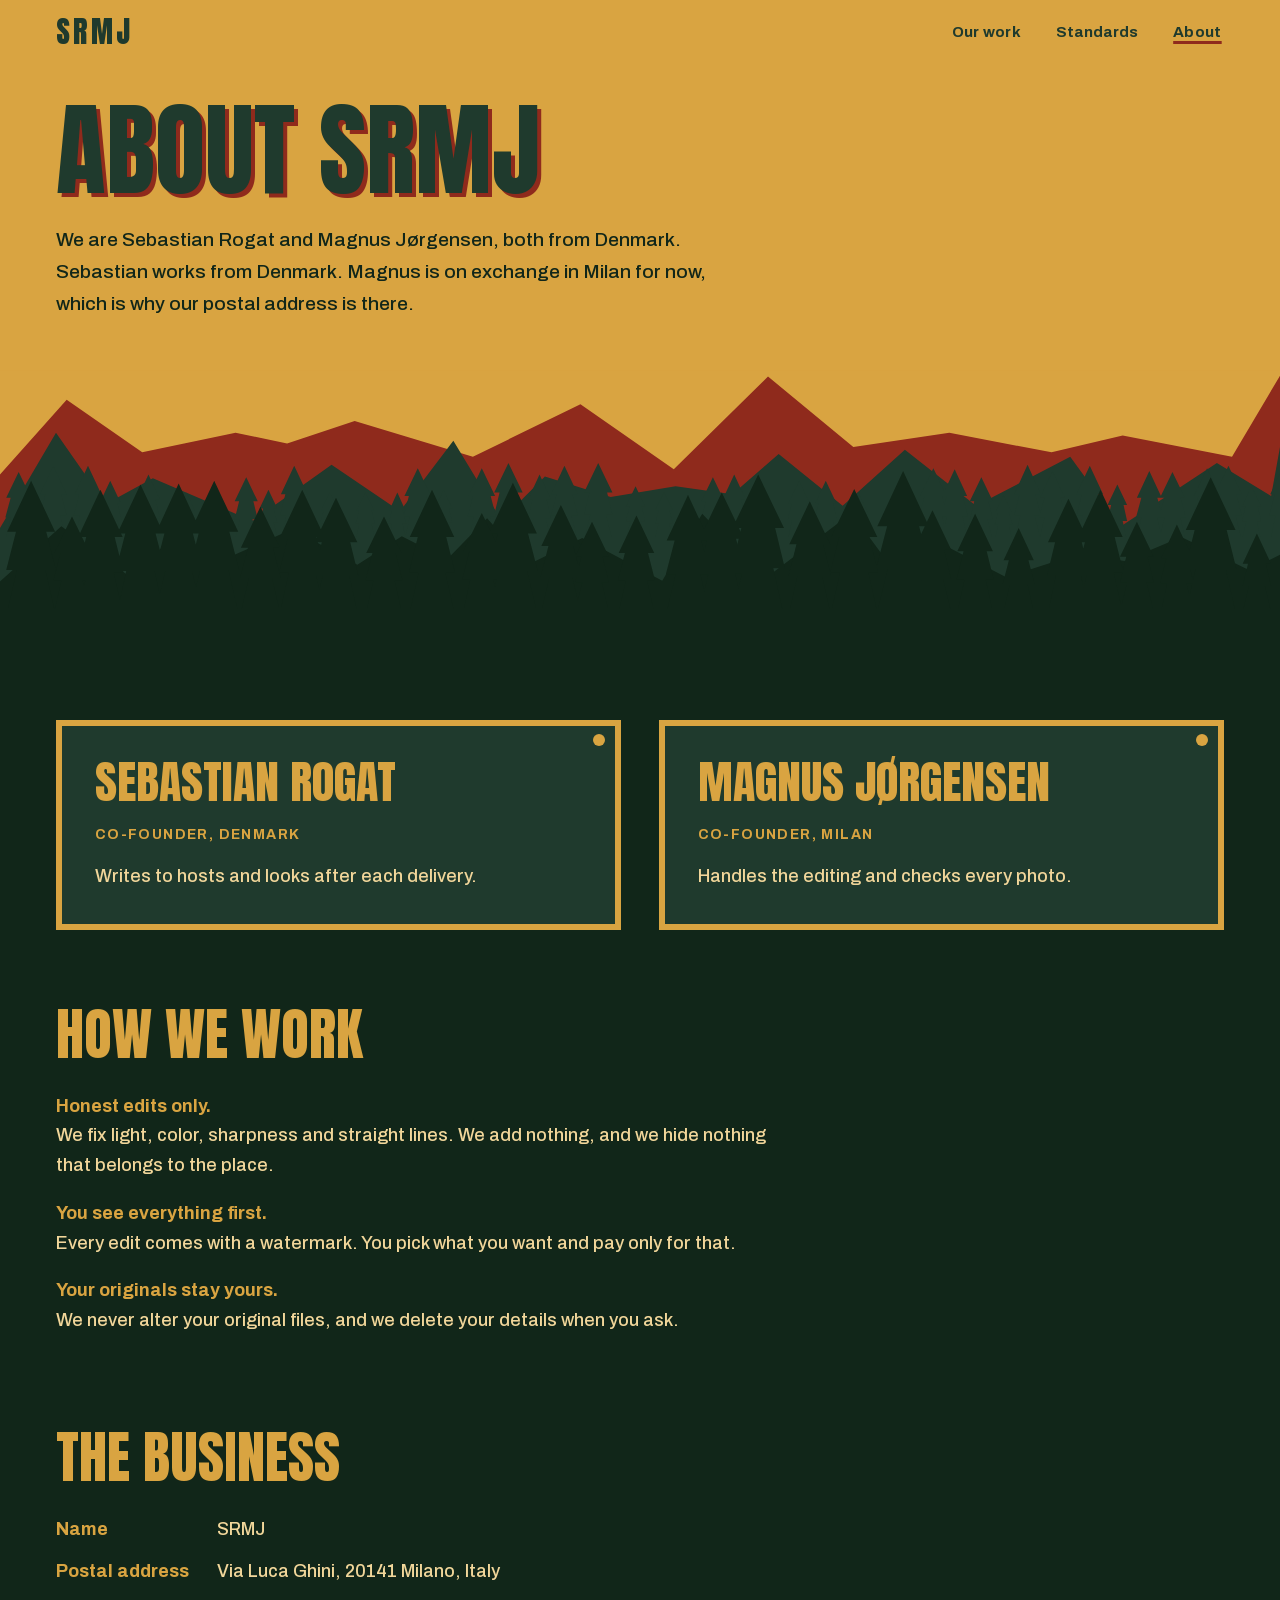
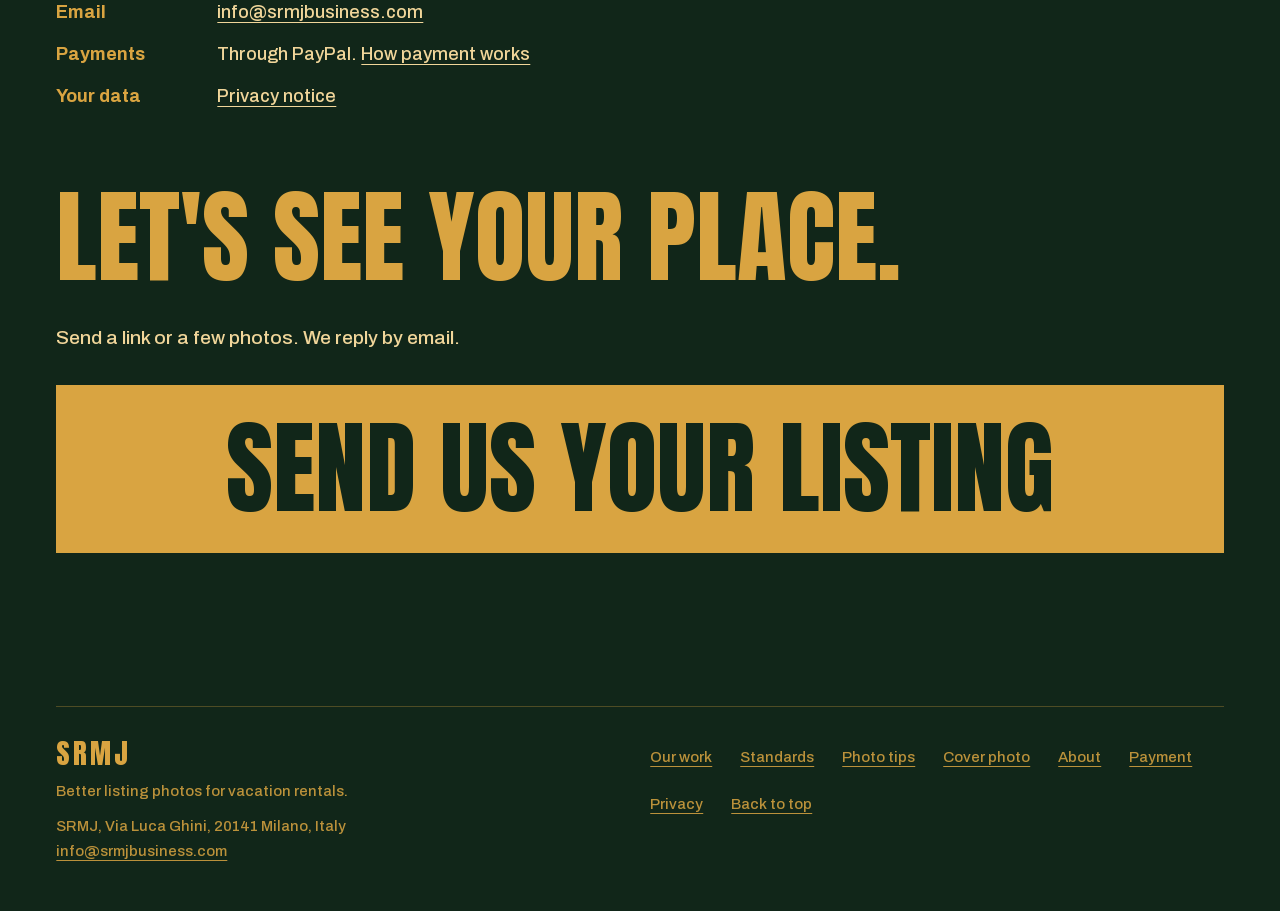
<file: about.html>
<!doctype html>
<html lang="en">
<head>
<meta charset="utf-8">
<meta name="viewport" content="width=device-width, initial-scale=1, viewport-fit=cover">
<title>About | SRMJ</title>
<meta name="description" content="SRMJ is Sebastian Rogat and Magnus Jørgensen. We enhance photographs of rentals and guest houses.">
<link rel="canonical" href="https://srmjbusiness.com/about">
<meta property="og:type" content="website">
<meta property="og:title" content="About | SRMJ">
<meta property="og:description" content="The people behind SRMJ, and how we work.">
<meta property="og:url" content="https://srmjbusiness.com/about">
<meta property="og:image" content="https://srmjbusiness.com/og-image.jpg">
<meta property="og:image:width" content="1200">
<meta property="og:image:height" content="630">
<meta property="og:image:alt" content="A cabin living room before and after enhancement by SRMJ.">
<link rel="icon" href="/favicon.svg" type="image/svg+xml">
<link rel="apple-touch-icon" href="/apple-touch-icon.png">
<meta name="theme-color" content="#112619">
<link rel="preload" as="font" type="font/woff2" href="anton-latin.woff2" crossorigin>
<link rel="preload" as="font" type="font/woff2" href="archivo-latin.woff2" crossorigin>
<script>document.documentElement.classList.add('js');if(!matchMedia('(prefers-reduced-motion:reduce)').matches)document.documentElement.classList.add('m')</script>
<link rel="stylesheet" href="/fonts.css">
<link rel="stylesheet" href="/sub.css">
</head>
<body class="sub" id="top">
<a class="skip" href="#main">Skip to content</a>
<header class="site-head"><div class="wrap"><a class="logo" href="/" aria-label="SRMJ, home">SRMJ</a><nav class="nav" aria-label="Main"><a href="/our-work">Our work</a><a href="/article">Standards</a><a href="/about" aria-current="page">About</a></nav></div></header>

<main id="main">
  <header class="intro">
    <div class="wrap">
        <h1>About SRMJ</h1>
        <p>We are Sebastian Rogat and Magnus J&oslash;rgensen, both from Denmark. Sebastian works from Denmark. Magnus is on exchange in Milan for now, which is why our postal address is there.</p>
    </div>
  </header>
  <div class="ridge-strip" aria-hidden="true"></div>

  <div class="wrap">
    <div class="people">
      <figure class="person">
        <figcaption>
          <h2>Sebastian Rogat</h2>
          <p class="role">Co-founder, Denmark</p>
          <p>Writes to hosts and looks after each delivery.</p>
        </figcaption>
      </figure>
      <figure class="person">
        <figcaption>
          <h2>Magnus J&oslash;rgensen</h2>
          <p class="role">Co-founder, Milan</p>
          <p>Handles the editing and checks every photo.</p>
        </figcaption>
      </figure>
    </div>
  </div>

  <section class="how" aria-labelledby="how-h">
   <div class="wrap two">
      <h2 id="how-h">How we work</h2>
      <ul class="rules">
        <li><b>Honest edits only.</b><span>We fix light, color, sharpness and straight lines. We add nothing, and we hide nothing that belongs to the place.</span></li>
        <li><b>You see everything first.</b><span>Every edit comes with a watermark. You pick what you want and pay only for that.</span></li>
        <li><b>Your originals stay yours.</b><span>We never alter your original files, and we delete your details when you ask.</span></li>
      </ul>
   </div>
  </section>

  <section class="facts" aria-labelledby="facts-h">
   <div class="wrap two">
      <h2 id="facts-h">The business</h2>
      <dl>
        <dt>Name</dt><dd>SRMJ</dd>
        <dt>Postal address</dt><dd>Via Luca Ghini, 20141 Milano, Italy</dd>
        <dt>Email</dt><dd><a href="mailto:info@srmjbusiness.com">info@srmjbusiness.com</a></dd>
        <dt>Payments</dt><dd>Through PayPal. <a href="pay">How payment works</a></dd>
        <dt>Your data</dt><dd><a href="privacy">Privacy notice</a></dd>
      </dl>
   </div>
  </section>

  <section class="close2" id="contact"><div class="wrap"><h2>Let's see your place.</h2><p>Send a link or a few photos. We reply by email.</p><a class="cta2" href="mailto:info@srmjbusiness.com?subject=Photos%20for%20my%20rental&body=Hi%20SRMJ%2C%0A%0ALink%20to%20my%20listing%20or%20website%3A%0A%0AWhat%20I%20would%20like%20improved%3A%0A%0AThanks%2C%0A">Send us your listing</a></div></section>
</main>

<footer class="site-foot"><div class="in">
  <div class="foot-id"><b>SRMJ</b><p>Better listing photos for vacation rentals.</p><address>SRMJ, Via Luca Ghini, 20141 Milano, Italy<br><a href="mailto:info@srmjbusiness.com">info@srmjbusiness.com</a></address></div>
  <nav aria-label="Footer"><a href="/our-work">Our work</a><a href="/article">Standards</a><a href="/photo-tips">Photo tips</a><a href="/cover-photo">Cover photo</a><a href="/about">About</a><a href="/pay">Payment</a><a href="/privacy">Privacy</a><a href="#top">Back to top</a></nav>
</div></footer>
<script src="/sub.js" defer></script>
</body>
</html>
</file>
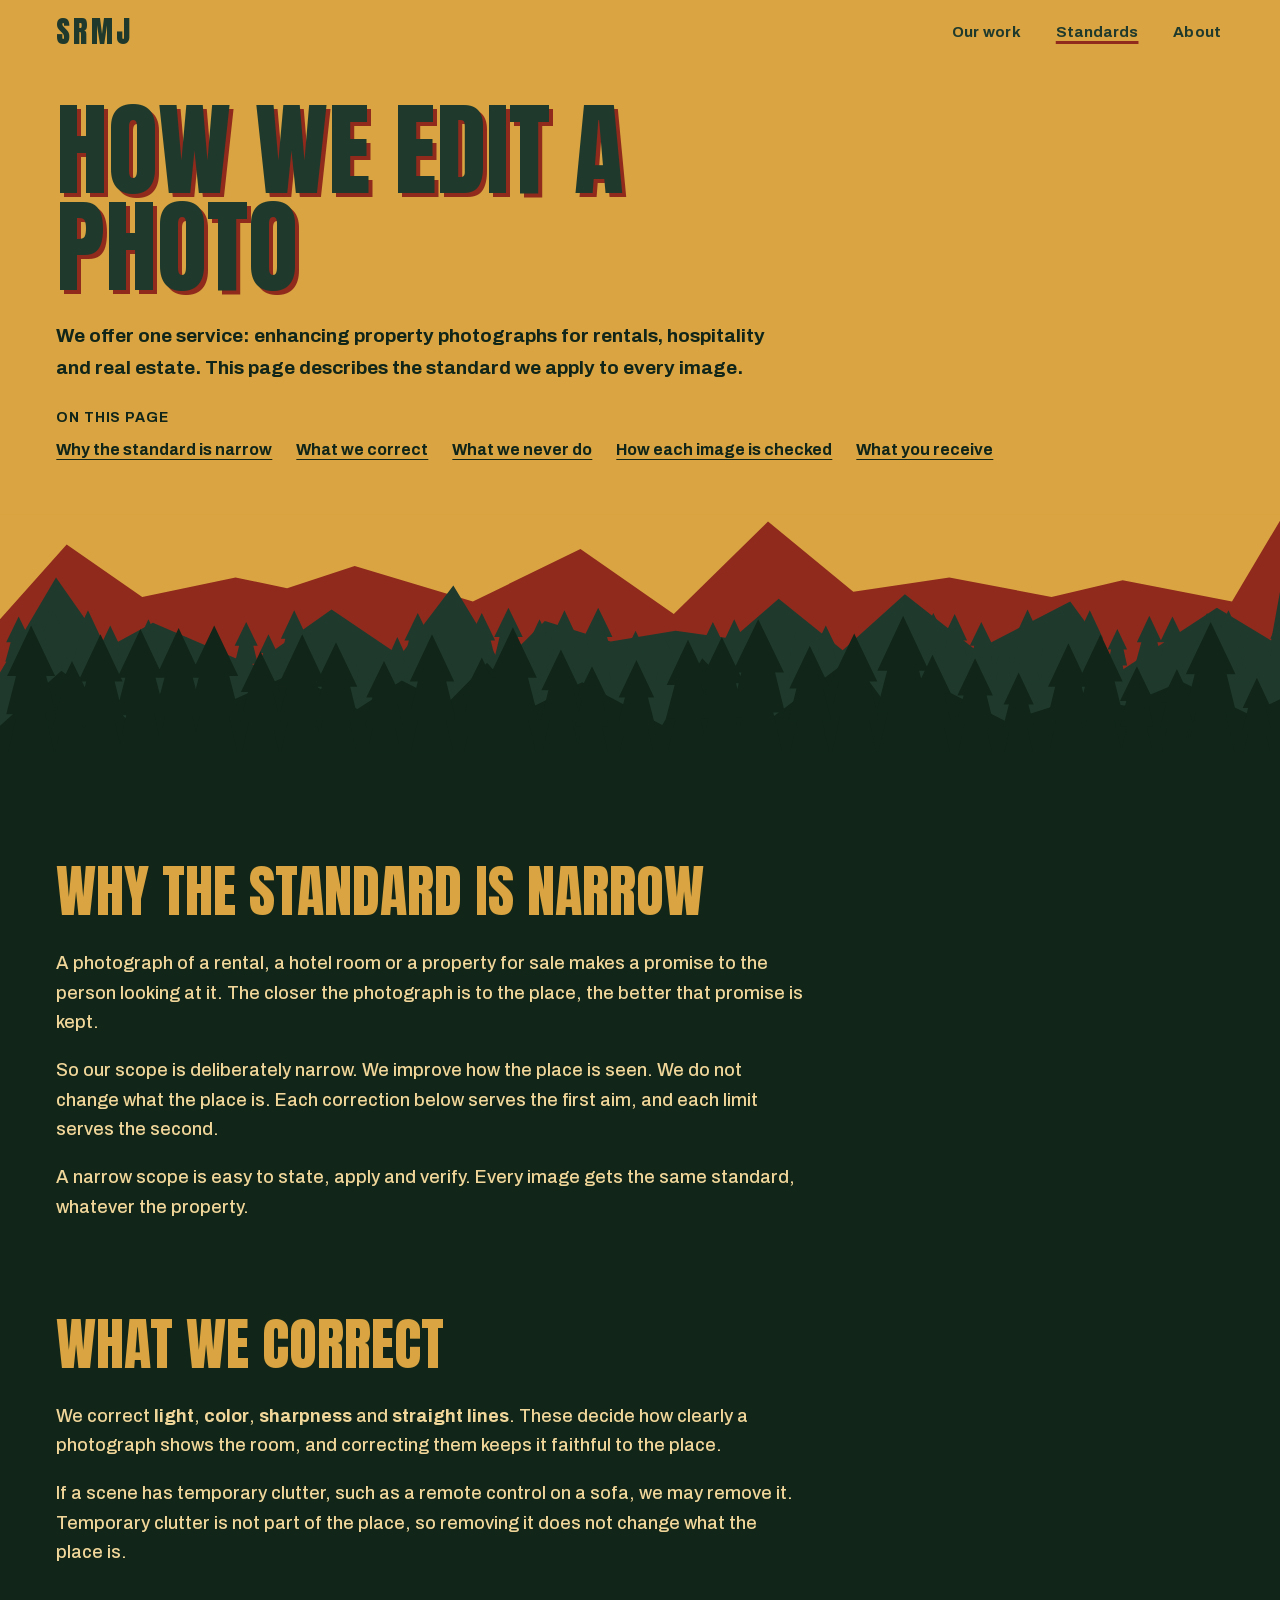
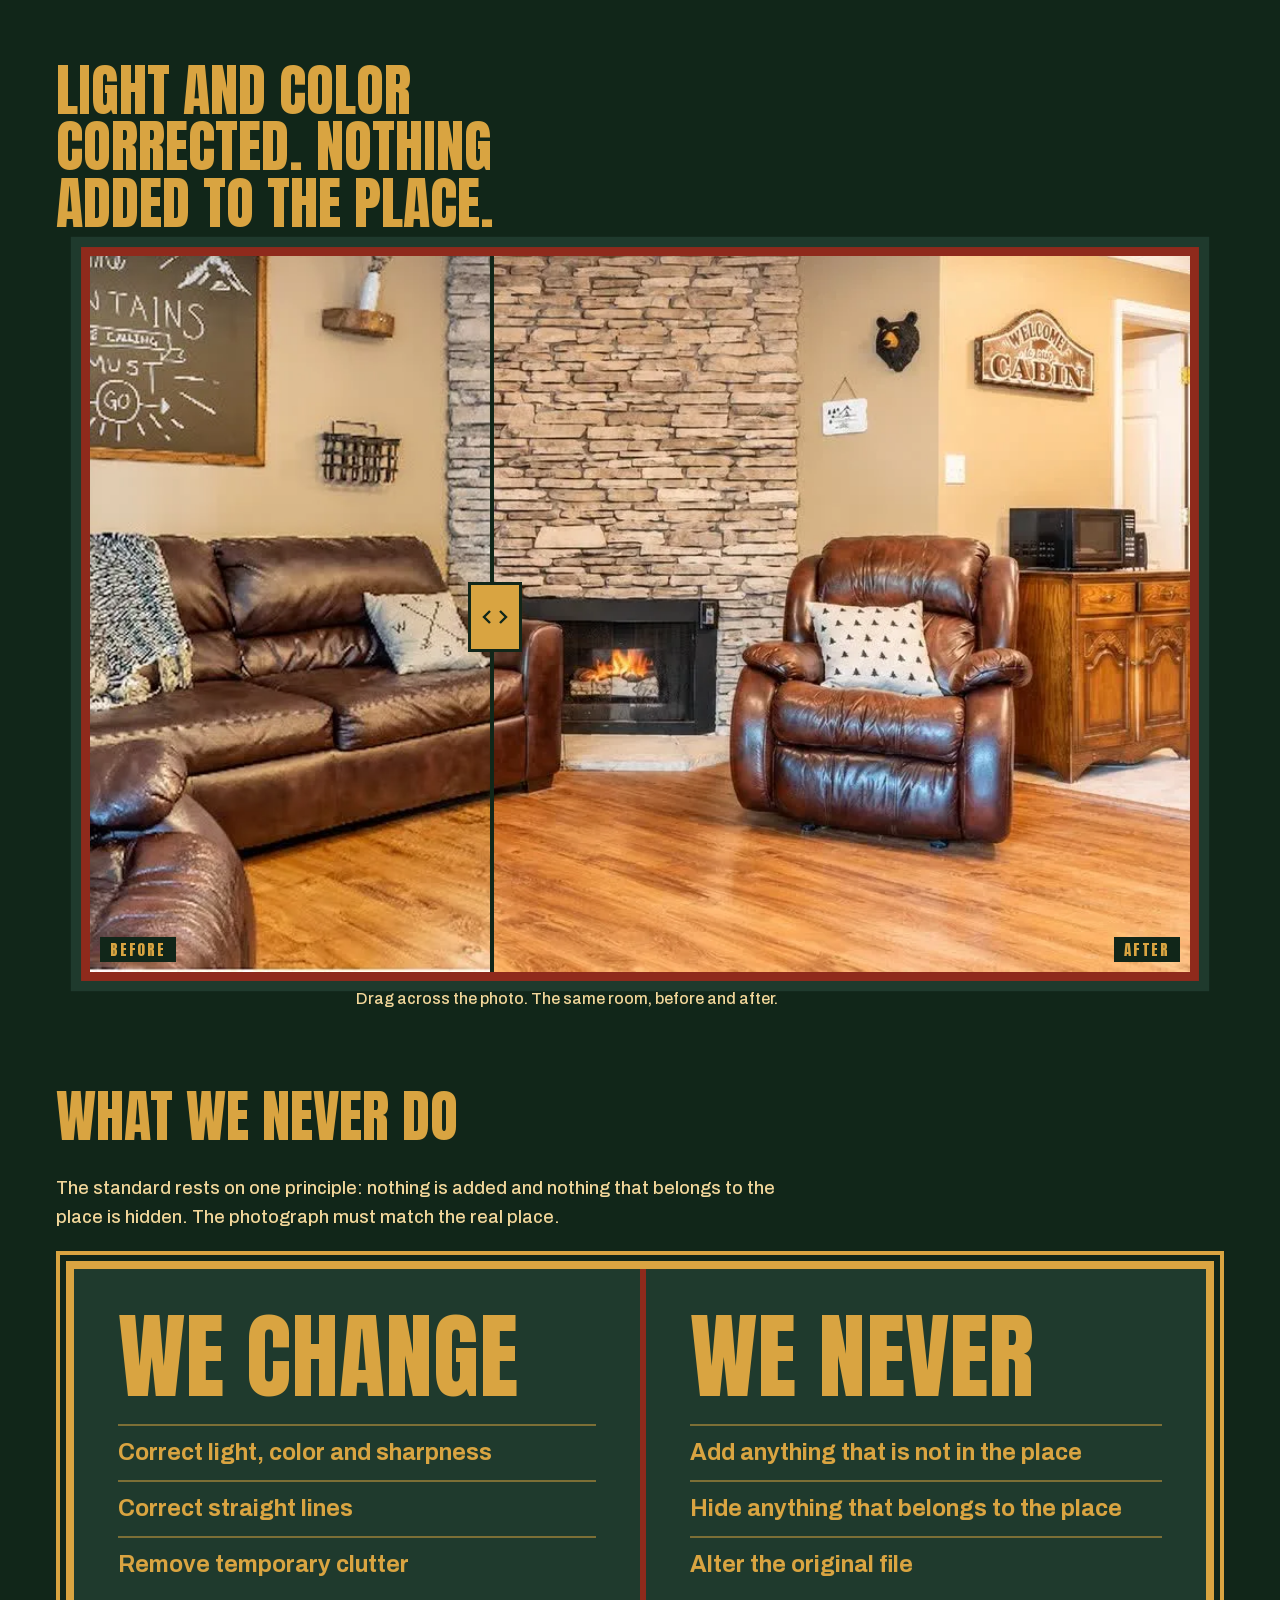
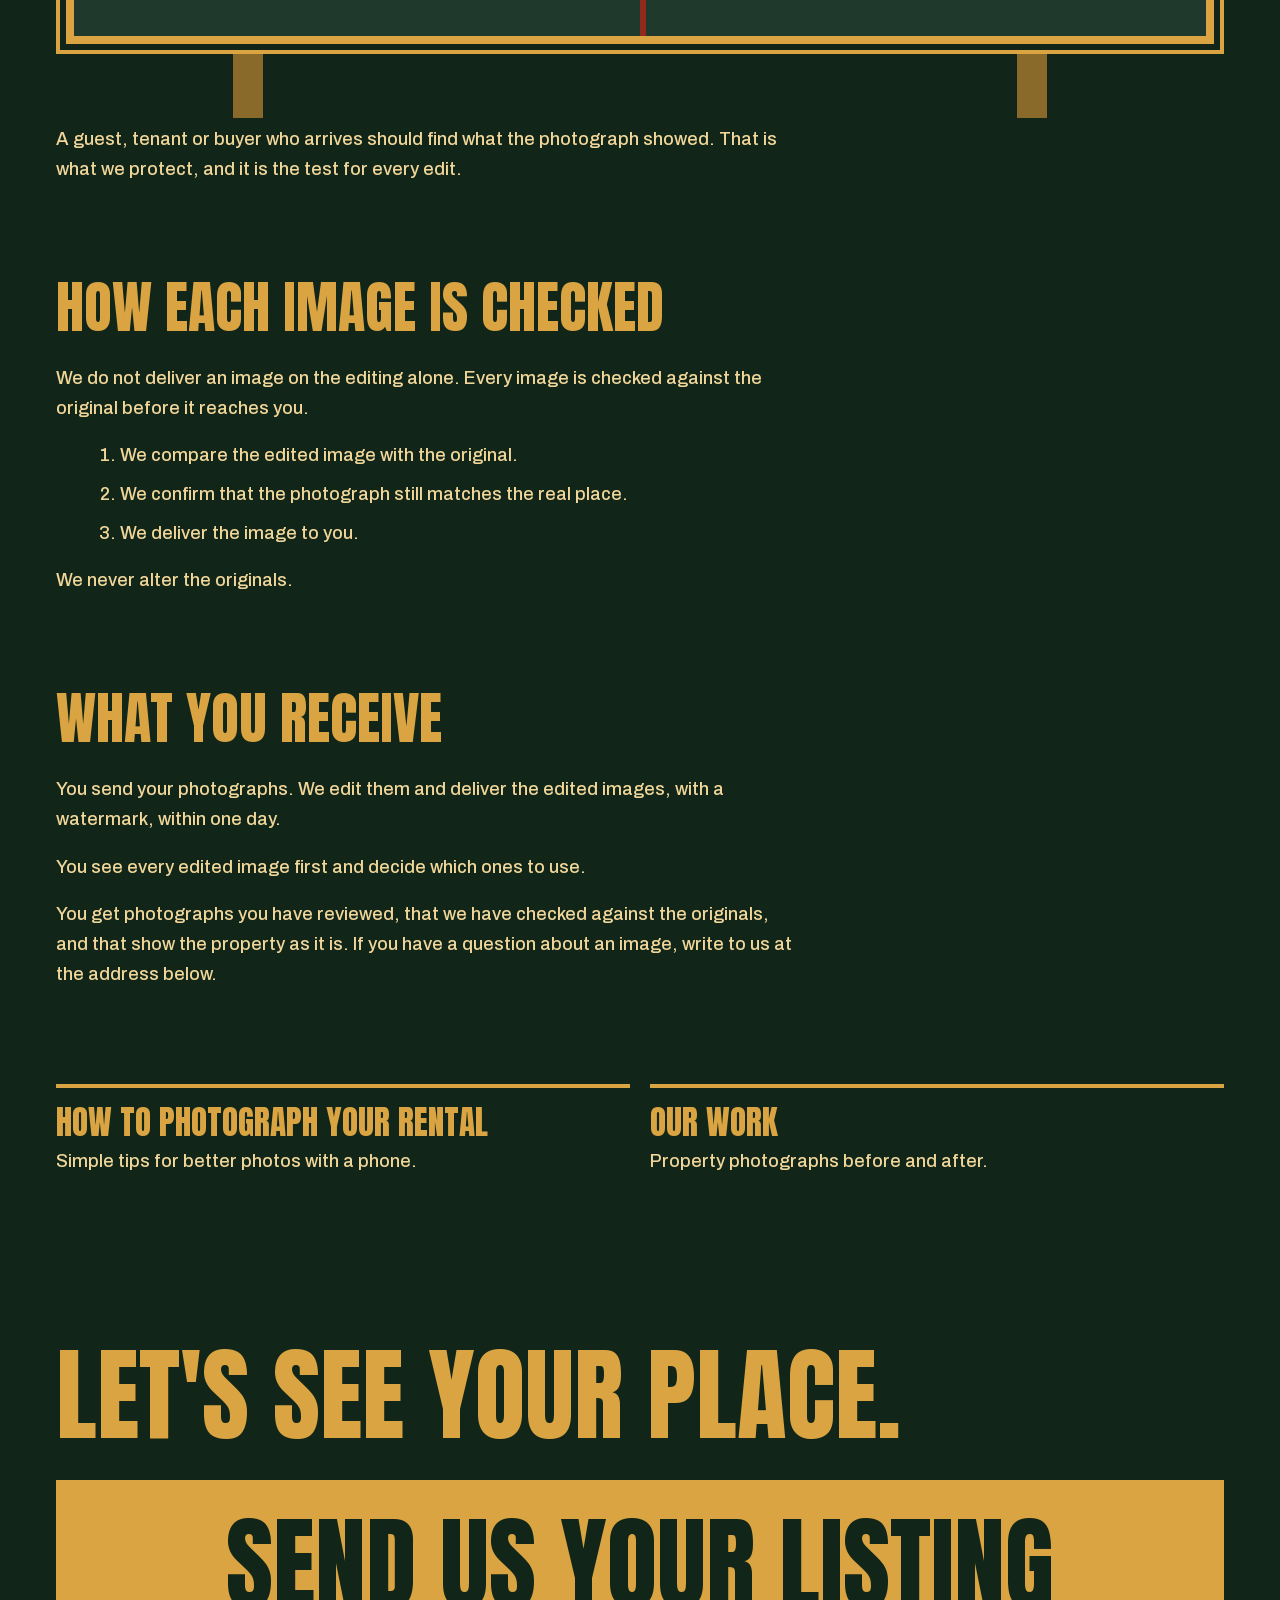
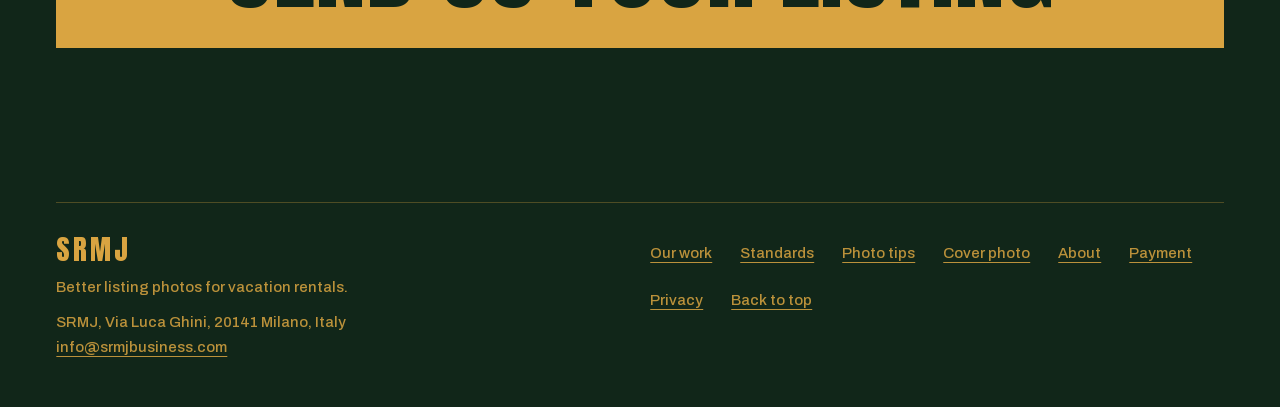
<file: article.html>
<!doctype html>
<html lang="en">
<head>
<meta charset="utf-8">
<meta name="viewport" content="width=device-width, initial-scale=1, viewport-fit=cover">
<title>How we edit a photograph | SRMJ</title>
<meta name="description" content="The SRMJ standard for property photographs: what we correct, what we never do, and how every image is checked.">
<link rel="canonical" href="https://srmjbusiness.com/article">
<meta property="og:type" content="article">
<meta property="og:title" content="How we edit a photograph | SRMJ">
<meta property="og:description" content="What we correct, what we never do, and how every image is checked.">
<meta property="og:url" content="https://srmjbusiness.com/article">
<meta property="og:image" content="https://srmjbusiness.com/og-image.jpg">
<meta property="og:image:width" content="1200">
<meta property="og:image:height" content="630">
<meta property="og:image:alt" content="A cabin living room before and after enhancement by SRMJ.">
<meta name="twitter:card" content="summary_large_image">
<link rel="icon" href="/favicon.svg" type="image/svg+xml">
<link rel="apple-touch-icon" href="/apple-touch-icon.png">
<script type="application/ld+json">{"@context": "https://schema.org", "@type": "Article", "headline": "How we edit a photograph", "description": "The SRMJ standard for property photographs: what we correct, what we never do, and how every image is checked.", "author": {"@type": "Organization", "name": "SRMJ", "url": "https://srmjbusiness.com/"}, "publisher": {"@type": "Organization", "name": "SRMJ"}, "image": "https://srmjbusiness.com/og-image.jpg", "mainEntityOfPage": "https://srmjbusiness.com/article"}</script>
<meta name="theme-color" content="#112619">
<link rel="preload" as="font" type="font/woff2" href="anton-latin.woff2" crossorigin>
<link rel="preload" as="font" type="font/woff2" href="archivo-latin.woff2" crossorigin>
<script>document.documentElement.classList.add('js');if(!matchMedia('(prefers-reduced-motion:reduce)').matches)document.documentElement.classList.add('m')</script>
<link rel="stylesheet" href="/fonts.css">
<link rel="stylesheet" href="/sub.css">
</head>
<body class="sub" id="top">
<a class="skip" href="#main">Skip to content</a>
<header class="site-head"><div class="wrap"><a class="logo" href="/" aria-label="SRMJ, home">SRMJ</a><nav class="nav" aria-label="Main"><a href="/our-work">Our work</a><a href="/article" aria-current="page">Standards</a><a href="/about">About</a></nav></div></header>

<main id="main">
<article>
  <header class="intro wrap">
    <h1>How we edit a photo</h1>
    <p class="lead">We offer one service: enhancing property photographs for rentals, hospitality and real estate. This page describes the standard we apply to every image.</p>
    <nav class="toc" aria-label="On this page"><span>On this page</span><a href="#why">Why the standard is narrow</a><a href="#correct">What we correct</a><a href="#never">What we never do</a><a href="#checked">How each image is checked</a><a href="#receive">What you receive</a></nav>
  </header>
  <div class="ridge-strip" aria-hidden="true"></div>

  <section class="sec mist" id="why">
   <div class="wrap sec-in">
    <h2>Why the standard is narrow</h2>
    <div class="text">
      <p>A photograph of a rental, a hotel room or a property for sale makes a promise to the person looking at it. The closer the photograph is to the place, the better that promise is kept.</p>
      <p>So our scope is deliberately narrow. We improve how the place is seen. We do not change what the place is. Each correction below serves the first aim, and each limit serves the second.</p>
      <p>A narrow scope is easy to state, apply and verify. Every image gets the same standard, whatever the property.</p>
    </div>
   </div>
  </section>

  <section class="sec" id="correct">
   <div class="wrap sec-in">
    <h2>What we correct</h2>
    <div class="text">
      <p>We correct <strong>light</strong>, <strong>color</strong>, <strong>sharpness</strong> and <strong>straight lines</strong>. These decide how clearly a photograph shows the room, and correcting them keeps it faithful to the place.</p>
      <p>If a scene has temporary clutter, such as a remote control on a sofa, we may remove it. Temporary clutter is not part of the place, so removing it does not change what the place is.</p>
    </div>
   </div>
  </section>

  <section class="bigcmp" aria-labelledby="bigcmp-h">
    <div class="wrap"><h2 id="bigcmp-h">Light and color corrected. Nothing added to the place.</h2></div>
    <div class="cmp burnt" style="aspect-ratio:1186/772" role="group" aria-label="A living room with a stone fireplace: before and after">
      <img loading="lazy" decoding="async" src="ow-3-before-700.webp" srcset="ow-3-before-700.webp 700w, ow-3-before.webp 1186w" sizes="100vw" width="1186" height="772" alt="Before: a living room with a stone fireplace, in flat light.">
      <img class="after" decoding="async" src="ow-3-after-700.webp" srcset="ow-3-after-700.webp 700w, ow-3-after.webp 1186w" sizes="100vw" width="1186" height="772" alt="After: the same room with even light and true color. Nothing added or removed.">
      <span class="tag l" aria-hidden="true">Before</span><span class="tag r" aria-hidden="true">After</span>
      <div class="bar"></div>
      <input type="range" min="0" max="100" value="50" aria-label="Compare before and after">
    </div>
    <p class="wrap cap">Drag across the photo. The same room, before and after.</p>
  </section>

  <section class="sec mist" id="never">
   <div class="wrap sec-in">
    <h2>What we never do</h2>
    <div class="text">
      <p>The standard rests on one principle: nothing is added and nothing that belongs to the place is hidden. The photograph must match the real place.</p>
      <div class="parksign" role="group" aria-label="What we change and what we never do">
        <div class="half yes"><h3>We change</h3><ul><li>Correct light, color and sharpness</li><li>Correct straight lines</li><li>Remove temporary clutter</li></ul></div>
        <div class="half no"><h3>We never</h3><ul><li><span>Add anything that is not in the place</span></li><li><span>Hide anything that belongs to the place</span></li><li><span>Alter the original file</span></li></ul></div>
      </div>
      <p>A guest, tenant or buyer who arrives should find what the photograph showed. That is what we protect, and it is the test for every edit.</p>
    </div>
   </div>
  </section>

  <section class="sec" id="checked">
   <div class="wrap sec-in">
    <h2>How each image is checked</h2>
    <div class="text">
      <p>We do not deliver an image on the editing alone. Every image is checked against the original before it reaches you.</p>
      <ol class="steps">
        <li>We compare the edited image with the original.</li>
        <li>We confirm that the photograph still matches the real place.</li>
        <li>We deliver the image to you.</li>
      </ol>
      <p>We never alter the originals.</p>
    </div>
   </div>
  </section>

  <section class="sec mist" id="receive">
   <div class="wrap sec-in">
    <h2>What you receive</h2>
    <div class="text">
      <p>You send your photographs. We edit them and deliver the edited images, with a watermark, within one day.</p>
      <p>You see every edited image first and decide which ones to use.</p>
      <p>You get photographs you have reviewed, that we have checked against the originals, and that show the property as it is. If you have a question about an image, write to us at the address below.</p>
    </div>
   </div>
  </section>
</article>

<nav class="wrap related" aria-label="Read next"><a href="photo-tips"><b>How to photograph your rental</b><span>Simple tips for better photos with a phone.</span></a><a href="our-work"><b>Our work</b><span>Property photographs before and after.</span></a></nav>
<section class="close2" id="contact"><div class="wrap"><h2>Let's see your place.</h2><a class="cta2" href="mailto:info@srmjbusiness.com?subject=Photos%20for%20my%20rental&body=Hi%20SRMJ%2C%0A%0ALink%20to%20my%20listing%20or%20website%3A%0A%0AWhat%20I%20would%20like%20improved%3A%0A%0AThanks%2C%0A">Send us your listing</a></div></section>
</main>

<footer class="site-foot"><div class="in">
  <div class="foot-id"><b>SRMJ</b><p>Better listing photos for vacation rentals.</p><address>SRMJ, Via Luca Ghini, 20141 Milano, Italy<br><a href="mailto:info@srmjbusiness.com">info@srmjbusiness.com</a></address></div>
  <nav aria-label="Footer"><a href="/our-work">Our work</a><a href="/article">Standards</a><a href="/photo-tips">Photo tips</a><a href="/cover-photo">Cover photo</a><a href="/about">About</a><a href="/pay">Payment</a><a href="/privacy">Privacy</a><a href="#top">Back to top</a></nav>
</div></footer>
<script src="/sub.js" defer></script>
</body>
</html>
</file>
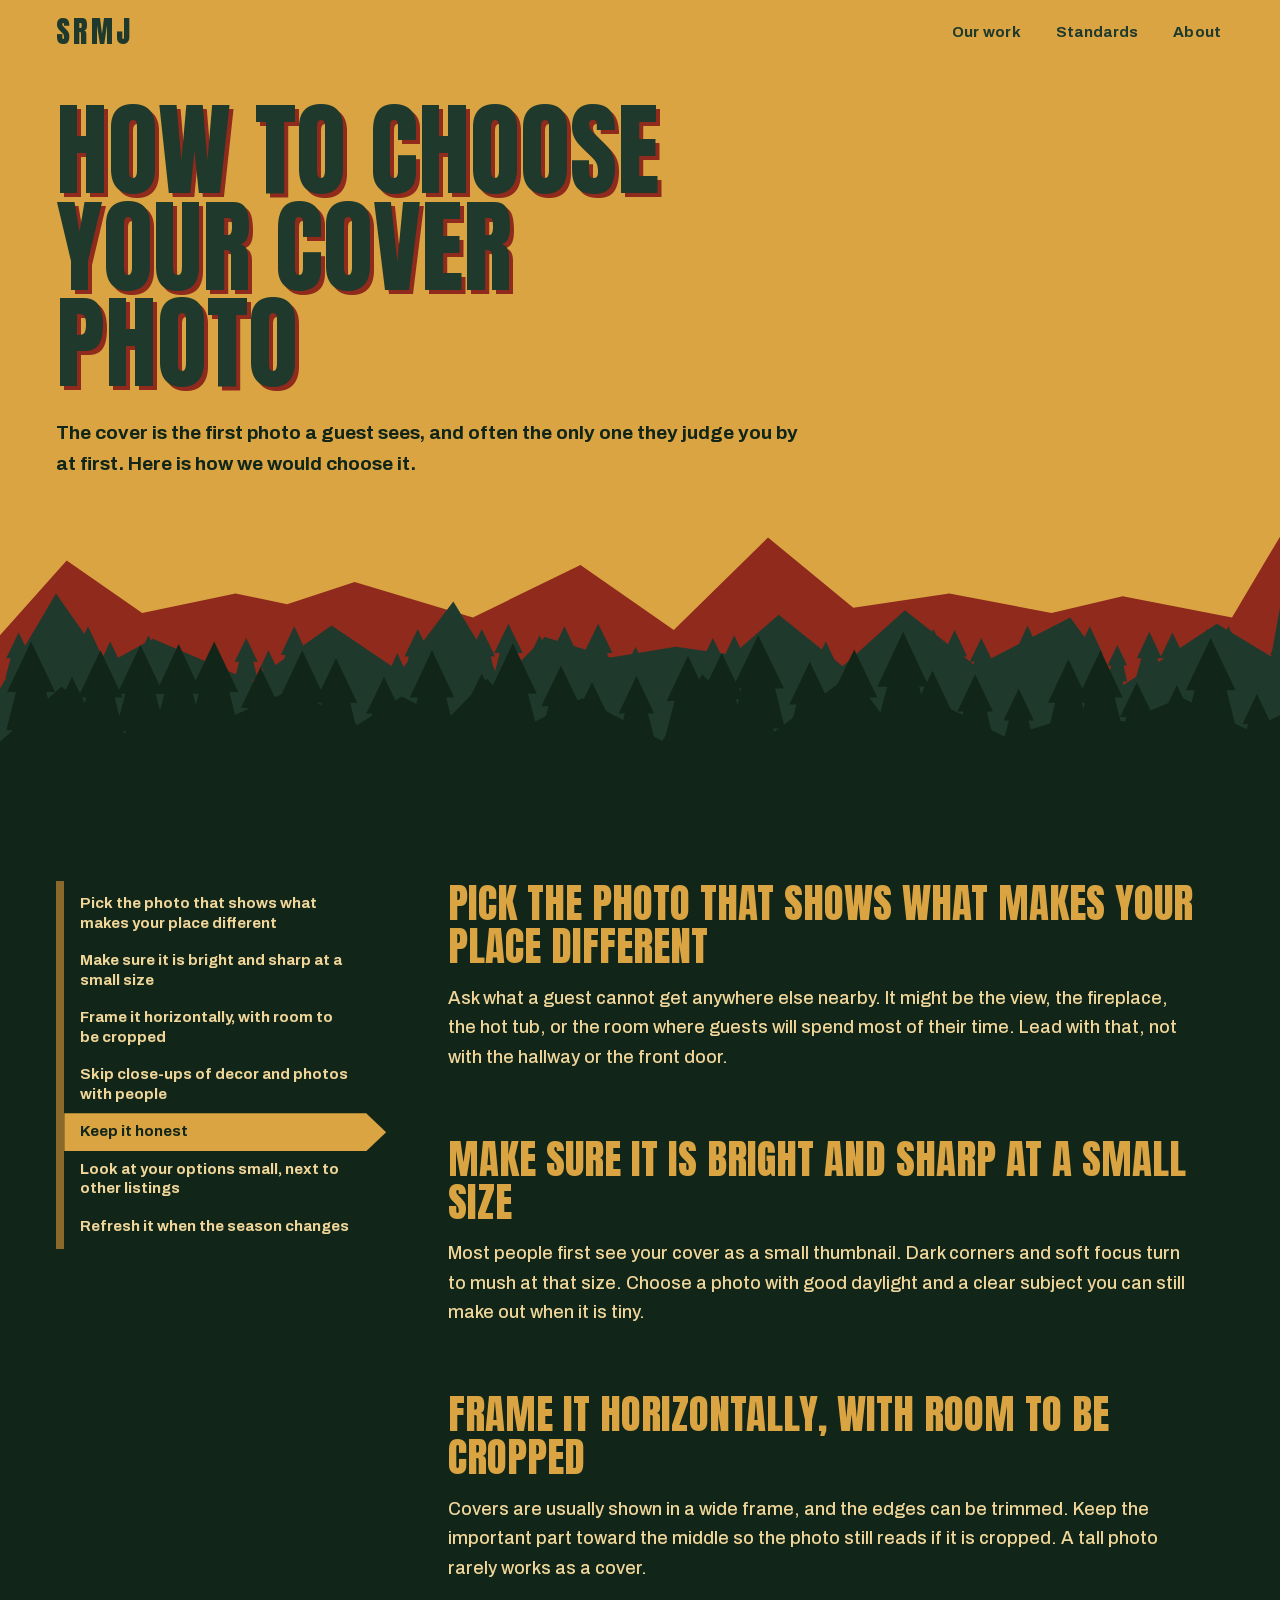
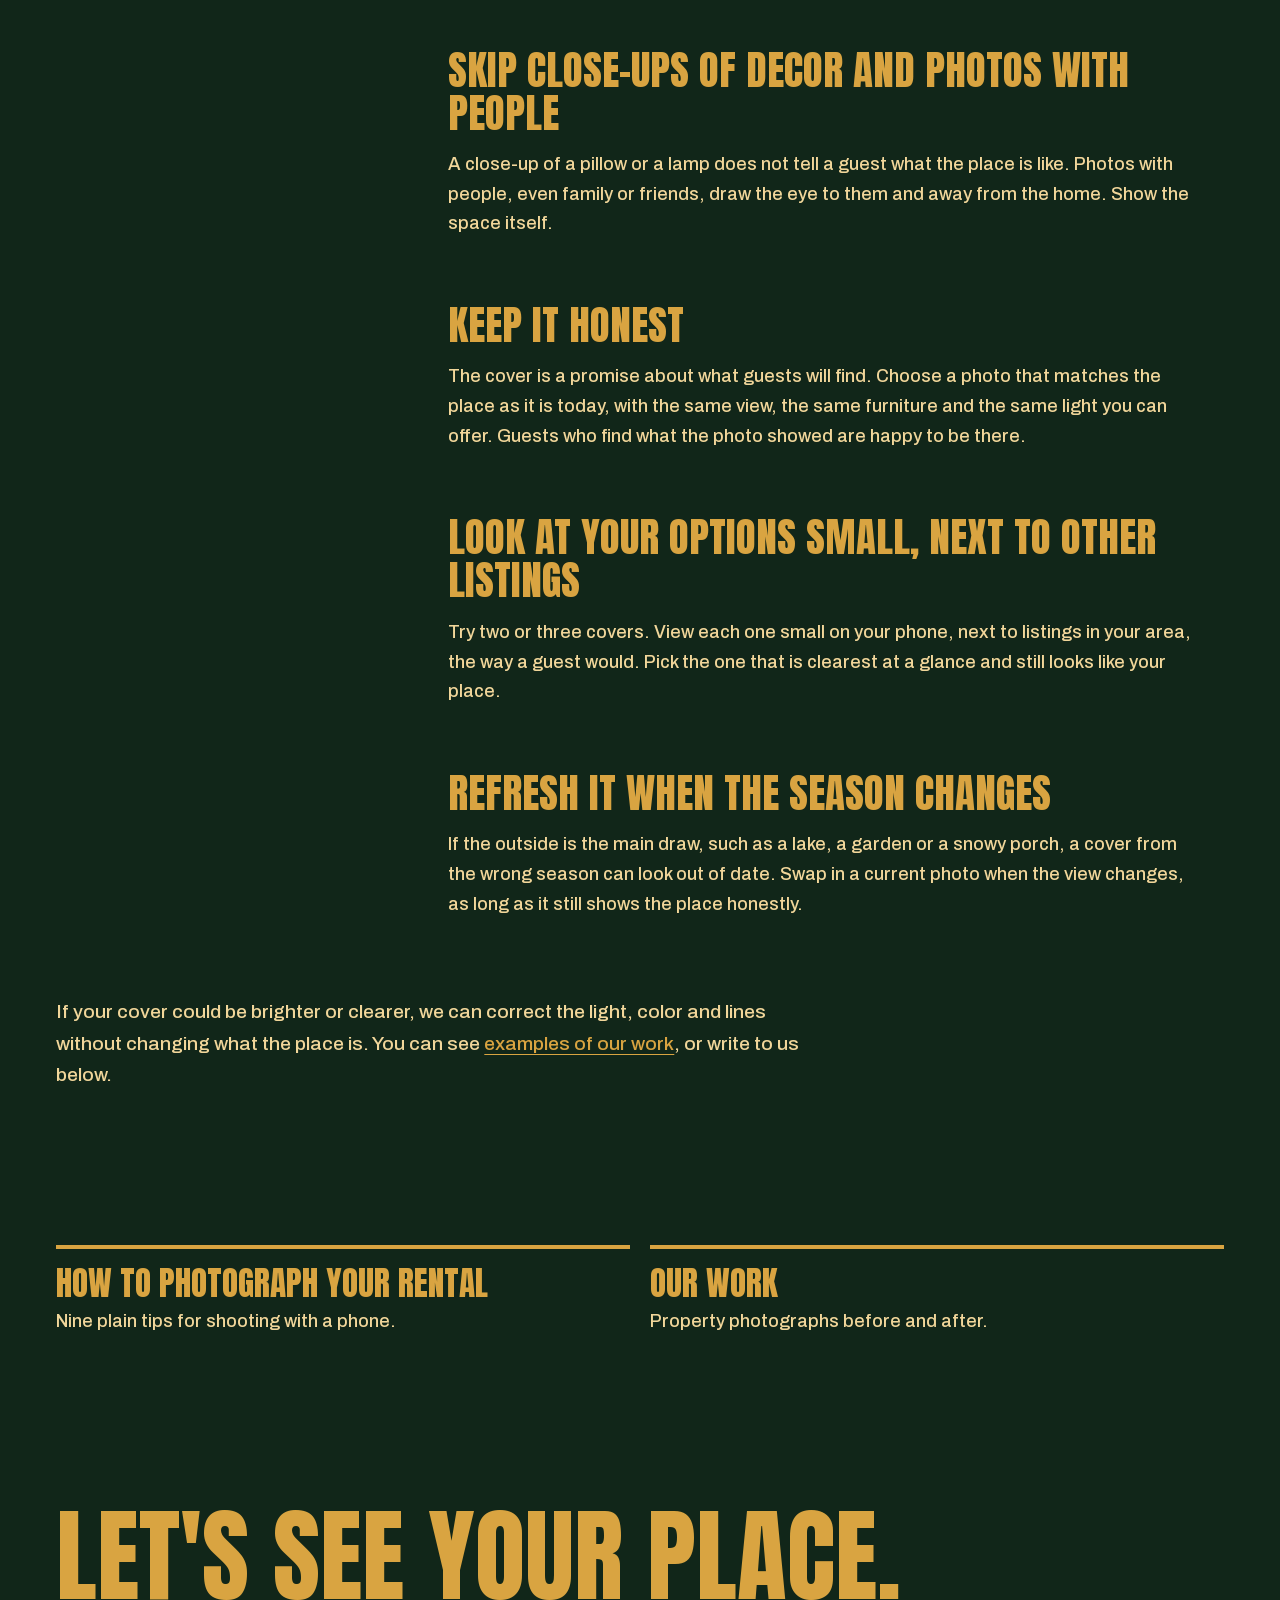
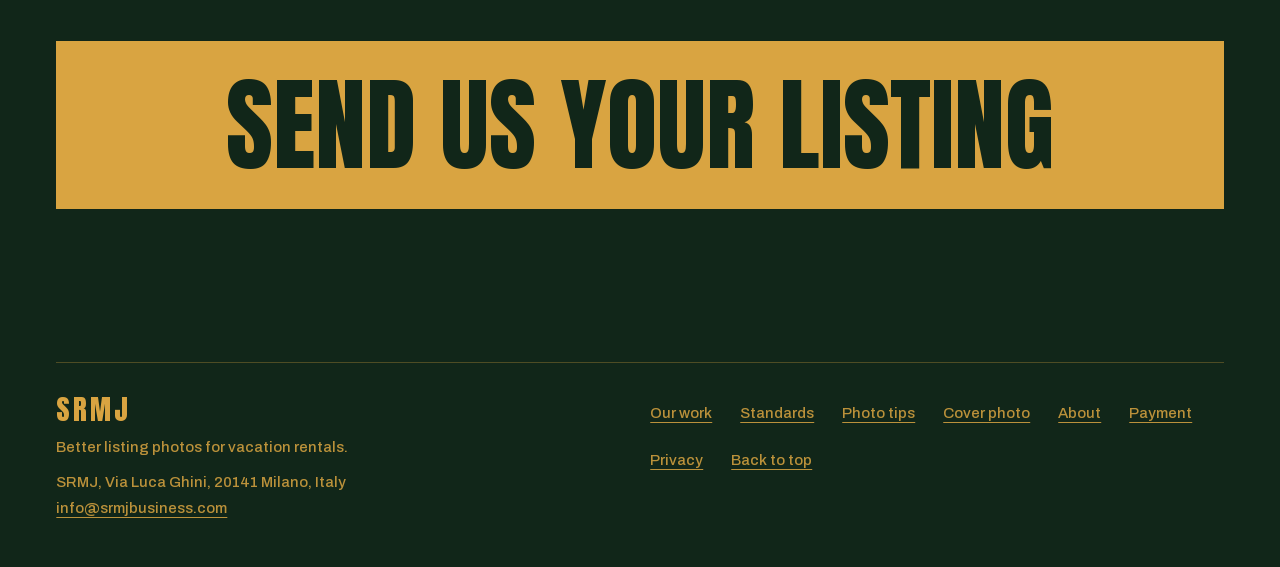
<file: cover-photo.html>
<!doctype html>
<html lang="en">
<head>
<meta charset="utf-8">
<meta name="viewport" content="width=device-width, initial-scale=1, viewport-fit=cover">
<title>How to choose your cover photo | SRMJ</title>
<meta name="description" content="Seven plain tips for choosing the cover photo of your rental: what to show, brightness, framing, honesty and testing it small.">
<link rel="canonical" href="https://srmjbusiness.com/cover-photo">
<meta property="og:type" content="article">
<meta property="og:title" content="How to choose your cover photo | SRMJ">
<meta property="og:description" content="Seven plain tips for choosing your rental's cover photo.">
<meta property="og:url" content="https://srmjbusiness.com/cover-photo">
<meta property="og:image" content="https://srmjbusiness.com/og-image.jpg">
<meta property="og:image:width" content="1200">
<meta property="og:image:height" content="630">
<meta property="og:image:alt" content="A cabin living room before and after enhancement by SRMJ.">
<meta name="twitter:card" content="summary_large_image">
<link rel="icon" href="/favicon.svg" type="image/svg+xml">
<link rel="apple-touch-icon" href="/apple-touch-icon.png">
<script type="application/ld+json">{"@context": "https://schema.org", "@type": "HowTo", "name": "How to choose your cover photo", "description": "Seven plain tips for choosing the cover photo of your rental: what to show, brightness, framing, honesty and testing it small.", "step": [{"@type": "HowToStep", "name": "Pick the photo that shows what makes your place different", "text": "Ask what a guest cannot get anywhere else nearby. It might be the view, the fireplace, the hot tub, or the room where guests will spend most of their time. Lead with that, not with the hallway or the front door."}, {"@type": "HowToStep", "name": "Make sure it is bright and sharp at a small size", "text": "Most people first see your cover as a small thumbnail. Dark corners and soft focus turn to mush at that size. Choose a photo with good daylight and a clear subject you can still make out when it is tiny."}, {"@type": "HowToStep", "name": "Frame it horizontally, with room to be cropped", "text": "Covers are usually shown in a wide frame, and the edges can be trimmed. Keep the important part toward the middle so the photo still reads if it is cropped. A tall photo rarely works as a cover."}, {"@type": "HowToStep", "name": "Skip close-ups of decor and photos with people", "text": "A close-up of a pillow or a lamp does not tell a guest what the place is like. Photos with people, even family or friends, draw the eye to them and away from the home. Show the space itself."}, {"@type": "HowToStep", "name": "Keep it honest", "text": "The cover is a promise about what guests will find. Choose a photo that matches the place as it is today, with the same view, the same furniture and the same light you can offer. Guests who find what the photo showed are happy to be there."}, {"@type": "HowToStep", "name": "Look at your options small, next to other listings", "text": "Try two or three covers. View each one small on your phone, next to listings in your area, the way a guest would. Pick the one that is clearest at a glance and still looks like your place."}, {"@type": "HowToStep", "name": "Refresh it when the season changes", "text": "If the outside is the main draw, such as a lake, a garden or a snowy porch, a cover from the wrong season can look out of date. Swap in a current photo when the view changes, as long as it still shows the place honestly."}]}</script>
<meta name="theme-color" content="#112619">
<link rel="preload" as="font" type="font/woff2" href="anton-latin.woff2" crossorigin>
<link rel="preload" as="font" type="font/woff2" href="archivo-latin.woff2" crossorigin>
<script>document.documentElement.classList.add('js');if(!matchMedia('(prefers-reduced-motion:reduce)').matches)document.documentElement.classList.add('m')</script>
<link rel="stylesheet" href="/fonts.css">
<link rel="stylesheet" href="/sub.css">
</head>
<body class="sub" id="top">
<a class="skip" href="#main">Skip to content</a>
<header class="site-head"><div class="wrap"><a class="logo" href="/" aria-label="SRMJ, home">SRMJ</a><nav class="nav" aria-label="Main"><a href="/our-work">Our work</a><a href="/article">Standards</a><a href="/about">About</a></nav></div></header>

<main id="main">
<article>
  <header class="intro wrap">
    <h1>How to choose your cover photo</h1>
    <p class="lead">The cover is the first photo a guest sees, and often the only one they judge you by at first. Here is how we would choose it.</p>
  </header>
  <div class="ridge-strip" aria-hidden="true"></div>

  <div class="tips">
  <div class="wrap tipsgrid"><nav class="signpost" aria-label="Tips on this page"><ul><li><a href="#t1">Pick the photo that shows what makes your place different</a></li><li><a href="#t2">Make sure it is bright and sharp at a small size</a></li><li><a href="#t3">Frame it horizontally, with room to be cropped</a></li><li><a href="#t4">Skip close-ups of decor and photos with people</a></li><li><a href="#t5">Keep it honest</a></li><li><a href="#t6">Look at your options small, next to other listings</a></li><li><a href="#t7">Refresh it when the season changes</a></li></ul></nav><div class="tipcol">
  <section class="tip" id="t1">
    <h2>Pick the photo that shows what makes your place different</h2>
    <p>Ask what a guest cannot get anywhere else nearby. It might be the view, the fireplace, the hot tub, or the room where guests will spend most of their time. Lead with that, not with the hallway or the front door.</p>
  </section>
  <section class="tip" id="t2">
    <h2>Make sure it is bright and sharp at a small size</h2>
    <p>Most people first see your cover as a small thumbnail. Dark corners and soft focus turn to mush at that size. Choose a photo with good daylight and a clear subject you can still make out when it is tiny.</p>
  </section>
  <section class="tip" id="t3">
    <h2>Frame it horizontally, with room to be cropped</h2>
    <p>Covers are usually shown in a wide frame, and the edges can be trimmed. Keep the important part toward the middle so the photo still reads if it is cropped. A tall photo rarely works as a cover.</p>
  </section>
  <section class="tip" id="t4">
    <h2>Skip close-ups of decor and photos with people</h2>
    <p>A close-up of a pillow or a lamp does not tell a guest what the place is like. Photos with people, even family or friends, draw the eye to them and away from the home. Show the space itself.</p>
  </section>
  <section class="tip" id="t5">
    <h2>Keep it honest</h2>
    <p>The cover is a promise about what guests will find. Choose a photo that matches the place as it is today, with the same view, the same furniture and the same light you can offer. Guests who find what the photo showed are happy to be there.</p>
  </section>
  <section class="tip" id="t6">
    <h2>Look at your options small, next to other listings</h2>
    <p>Try two or three covers. View each one small on your phone, next to listings in your area, the way a guest would. Pick the one that is clearest at a glance and still looks like your place.</p>
  </section>
  <section class="tip" id="t7">
    <h2>Refresh it when the season changes</h2>
    <p>If the outside is the main draw, such as a lake, a garden or a snowy porch, a cover from the wrong season can look out of date. Swap in a current photo when the view changes, as long as it still shows the place honestly.</p>
  </section>
  </div>
  </div>

  <section class="close wrap">
    <p>If your cover could be brighter or clearer, we can correct the light, color and lines without changing what the place is. You can see <a href="our-work">examples of our work</a>, or write to us below.</p>
  </section>
</article>

<nav class="wrap related" aria-label="Read next"><a href="photo-tips"><b>How to photograph your rental</b><span>Nine plain tips for shooting with a phone.</span></a><a href="our-work"><b>Our work</b><span>Property photographs before and after.</span></a></nav>
<section class="close2" id="contact"><div class="wrap"><h2>Let's see your place.</h2><a class="cta2" href="mailto:info@srmjbusiness.com?subject=Photos%20for%20my%20rental&body=Hi%20SRMJ%2C%0A%0ALink%20to%20my%20listing%20or%20website%3A%0A%0AWhat%20I%20would%20like%20improved%3A%0A%0AThanks%2C%0A">Send us your listing</a></div></section>
</main>

<footer class="site-foot"><div class="in">
  <div class="foot-id"><b>SRMJ</b><p>Better listing photos for vacation rentals.</p><address>SRMJ, Via Luca Ghini, 20141 Milano, Italy<br><a href="mailto:info@srmjbusiness.com">info@srmjbusiness.com</a></address></div>
  <nav aria-label="Footer"><a href="/our-work">Our work</a><a href="/article">Standards</a><a href="/photo-tips">Photo tips</a><a href="/cover-photo">Cover photo</a><a href="/about">About</a><a href="/pay">Payment</a><a href="/privacy">Privacy</a><a href="#top">Back to top</a></nav>
</div></footer>
<script src="/sub.js" defer></script>
</body>
</html>
</file>
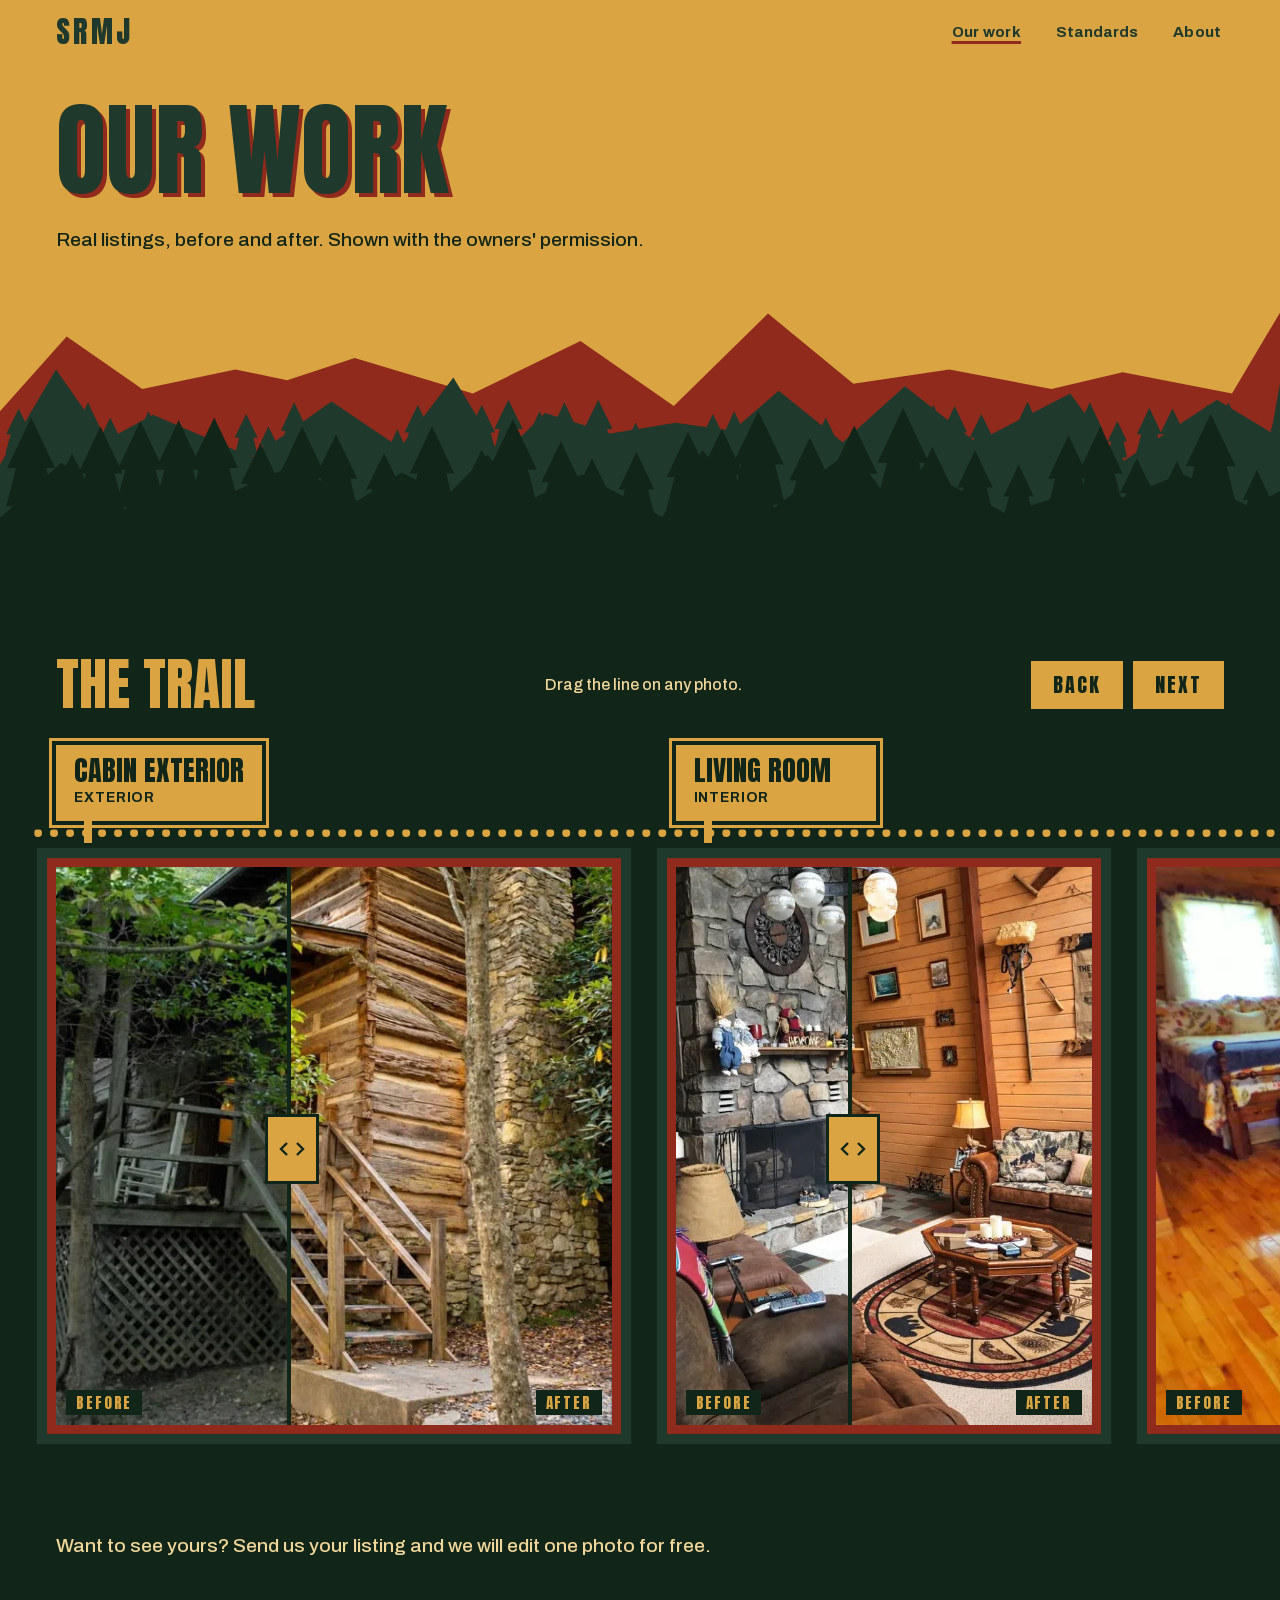
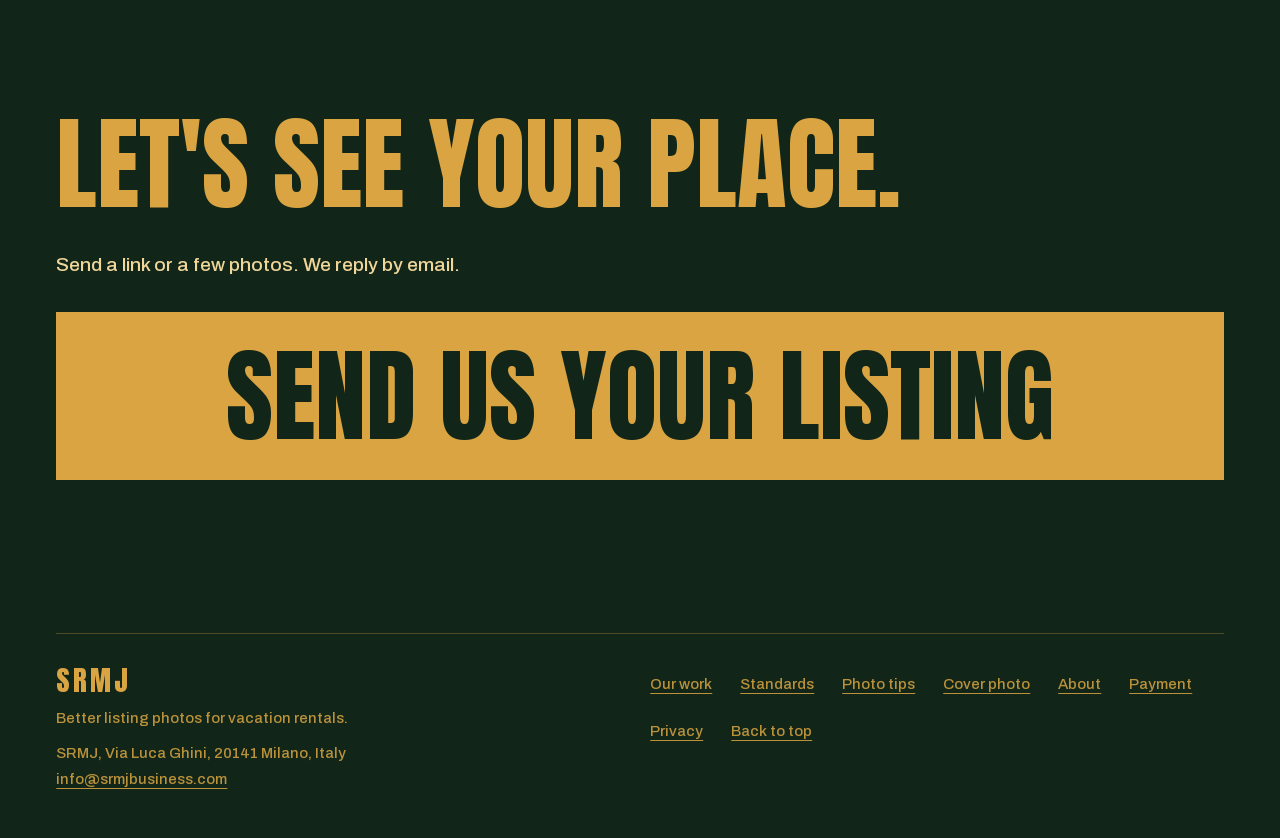
<file: our-work.html>
<!doctype html>
<html lang="en">
<head>
<meta charset="utf-8">
<meta name="viewport" content="width=device-width, initial-scale=1, viewport-fit=cover">
<title>Our work | SRMJ</title>
<meta name="description" content="Listing photos before and after, by SRMJ.">
<link rel="canonical" href="https://srmjbusiness.com/our-work">
<meta property="og:type" content="website">
<meta property="og:title" content="Our work | SRMJ">
<meta property="og:description" content="Listing photos before and after, by SRMJ.">
<meta property="og:url" content="https://srmjbusiness.com/our-work">
<meta property="og:image" content="https://srmjbusiness.com/og-image.jpg">
<meta property="og:image:width" content="1200">
<meta property="og:image:height" content="630">
<meta property="og:image:alt" content="A cabin living room before and after enhancement by SRMJ.">
<meta name="twitter:card" content="summary_large_image">
<link rel="icon" href="/favicon.svg" type="image/svg+xml">
<link rel="apple-touch-icon" href="/apple-touch-icon.png">
<meta name="theme-color" content="#112619">
<link rel="preload" as="font" type="font/woff2" href="anton-latin.woff2" crossorigin>
<link rel="preload" as="font" type="font/woff2" href="archivo-latin.woff2" crossorigin>
<script>document.documentElement.classList.add('js');if(!matchMedia('(prefers-reduced-motion:reduce)').matches)document.documentElement.classList.add('m')</script>
<link rel="stylesheet" href="/fonts.css">
<link rel="stylesheet" href="/sub.css">
</head>
<body class="sub" id="top">
<a class="skip" href="#main">Skip to content</a>
<header class="site-head"><div class="wrap"><a class="logo" href="/" aria-label="SRMJ, home">SRMJ</a><nav class="nav" aria-label="Main"><a href="/our-work" aria-current="page">Our work</a><a href="/article">Standards</a><a href="/about">About</a></nav></div></header>

<main id="main">
  <header class="intro wrap">
    <h1>Our work</h1>
    <p>Real listings, before and after. Shown with the owners' permission.</p>
  </header>
  <div class="ridge-strip" aria-hidden="true"></div>

  <section class="trail-sec" aria-labelledby="trail-h">
   <div class="wrap trail-head"><h2 class="label" id="trail-h">The trail</h2><p class="hint">Drag the line on any photo.</p><div class="tbtns"><button class="tbtn" id="tprev" type="button">Back</button><button class="tbtn" id="tnext" type="button">Next</button></div></div>
   <div class="trail" tabindex="0" role="region" aria-label="Before and after examples">
    <ol class="trail-in">
<li class="stop"><div class="sign"><b>Cabin exterior</b><span>Exterior</span></div><figure><div class="cmp burnt" style="aspect-ratio:1186/1192" role="group" aria-label="a log cabin among trees, in flat, grey light: before and after">
          <img loading="lazy" decoding="async" src="ow-2-before-700.webp" srcset="ow-2-before-700.webp 700w, ow-2-before.webp 1186w" sizes="(max-width: 760px) 92vw, 600px" width="1186" height="1192" alt="Before: a log cabin among trees, in flat, grey light.">
          <img loading="lazy" decoding="async" class="after" src="ow-2-after-700.webp" srcset="ow-2-after-700.webp 700w, ow-2-after.webp 1186w" sizes="(max-width: 760px) 92vw, 600px" width="1186" height="1192" alt="After: the same cabin with warmer light and clearer detail in the wood.">
          <span class="tag l" aria-hidden="true">Before</span><span class="tag r" aria-hidden="true">After</span>
          <div class="bar"></div>
          <input type="range" min="0" max="100" value="50" aria-label="Compare before and after">
        </div></figure></li>
<li class="stop"><div class="sign"><b>Living room</b><span>Interior</span></div><figure><div class="cmp burnt" style="aspect-ratio:1080/1448" role="group" aria-label="a cabin living room with a stone chimney, dark and dull: before and after">
          <img src="ow-4-before-700.webp" srcset="ow-4-before-700.webp 700w, ow-4-before.webp 1080w" sizes="(max-width: 760px) 92vw, 600px" width="1080" height="1448" alt="Before: a cabin living room with a stone chimney, dark and dull." loading="lazy">
          <img class="after" src="ow-4-after-700.webp" srcset="ow-4-after-700.webp 700w, ow-4-after.webp 1080w" sizes="(max-width: 760px) 92vw, 600px" width="1080" height="1448" alt="After: the same room with brighter light and natural wood color." loading="lazy">
          <span class="tag l" aria-hidden="true">Before</span><span class="tag r" aria-hidden="true">After</span>
          <div class="bar"></div>
          <input type="range" min="0" max="100" value="50" aria-label="Compare before and after">
        </div></figure></li>
<li class="stop"><div class="sign"><b>Bedroom and sitting area</b><span>Interior</span></div><figure><div class="cmp" style="aspect-ratio:1448/1086" role="group" aria-label="a log cabin bedroom and sitting area in flat light: before and after">
          <img src="room-before-800.webp" srcset="room-before-800.webp 800w, room-before.webp 1448w" sizes="(max-width: 760px) 92vw, 600px" width="1448" height="1086" alt="Before: a log cabin bedroom and sitting area in flat light." loading="lazy">
          <img class="after" src="room-after-800.webp" srcset="room-after-800.webp 800w, room-after.webp 1448w" sizes="(max-width: 760px) 92vw, 600px" width="1448" height="1086" alt="After: the same room with clearer light and natural color." loading="lazy">
          <span class="tag l" aria-hidden="true">Before</span><span class="tag r" aria-hidden="true">After</span>
          <div class="bar"></div>
          <input type="range" min="0" max="100" value="50" aria-label="Compare before and after">
        </div></figure></li>
<li class="stop"><div class="sign"><b>Fireplace</b><span>Interior</span></div><figure><div class="cmp burnt" style="aspect-ratio:1186/772" role="group" aria-label="a living room with a stone fireplace and leather sofas: before and after">
          <img src="ow-3-before-700.webp" srcset="ow-3-before-700.webp 700w, ow-3-before.webp 1186w" sizes="(max-width: 760px) 92vw, 600px" width="1186" height="772" alt="Before: a living room with a stone fireplace and leather sofas." loading="lazy">
          <img class="after" src="ow-3-after-700.webp" srcset="ow-3-after-700.webp 700w, ow-3-after.webp 1186w" sizes="(max-width: 760px) 92vw, 600px" width="1186" height="772" alt="After: the same room with even light and true color." loading="lazy">
          <span class="tag l" aria-hidden="true">Before</span><span class="tag r" aria-hidden="true">After</span>
          <div class="bar"></div>
          <input type="range" min="0" max="100" value="50" aria-label="Compare before and after">
        </div></figure></li>
<li class="stop"><div class="sign"><b>Covered deck</b><span>Exterior</span></div><figure><div class="cmp burnt" style="aspect-ratio:1186/834" role="group" aria-label="a cabin with a covered deck among trees: before and after">
          <img src="ow-5-before-700.webp" srcset="ow-5-before-700.webp 700w, ow-5-before.webp 1186w" sizes="(max-width: 760px) 92vw, 600px" width="1186" height="834" alt="Before: a cabin with a covered deck among trees." loading="lazy">
          <img class="after" src="ow-5-after-700.webp" srcset="ow-5-after-700.webp 700w, ow-5-after.webp 1186w" sizes="(max-width: 760px) 92vw, 600px" width="1186" height="834" alt="After: the same cabin with lifted shadows and natural color." loading="lazy">
          <span class="tag l" aria-hidden="true">Before</span><span class="tag r" aria-hidden="true">After</span>
          <div class="bar"></div>
          <input type="range" min="0" max="100" value="50" aria-label="Compare before and after">
        </div></figure></li>
    </ol>
   </div>
  </section>

  <div class="wrap">
    <p class="next">Want to see yours? Send us your listing and we will edit one photo for free.</p>
  </div>

  <section class="close2" id="contact"><div class="wrap"><h2>Let's see your place.</h2><p>Send a link or a few photos. We reply by email.</p><a class="cta2" href="mailto:info@srmjbusiness.com?subject=Photos%20for%20my%20rental&body=Hi%20SRMJ%2C%0A%0ALink%20to%20my%20listing%20or%20website%3A%0A%0AWhat%20I%20would%20like%20improved%3A%0A%0AThanks%2C%0A">Send us your listing</a></div></section>
</main>

<footer class="site-foot"><div class="in">
  <div class="foot-id"><b>SRMJ</b><p>Better listing photos for vacation rentals.</p><address>SRMJ, Via Luca Ghini, 20141 Milano, Italy<br><a href="mailto:info@srmjbusiness.com">info@srmjbusiness.com</a></address></div>
  <nav aria-label="Footer"><a href="/our-work">Our work</a><a href="/article">Standards</a><a href="/photo-tips">Photo tips</a><a href="/cover-photo">Cover photo</a><a href="/about">About</a><a href="/pay">Payment</a><a href="/privacy">Privacy</a><a href="#top">Back to top</a></nav>
</div></footer>
<script src="/sub.js" defer></script>
</body>
</html>
</file>
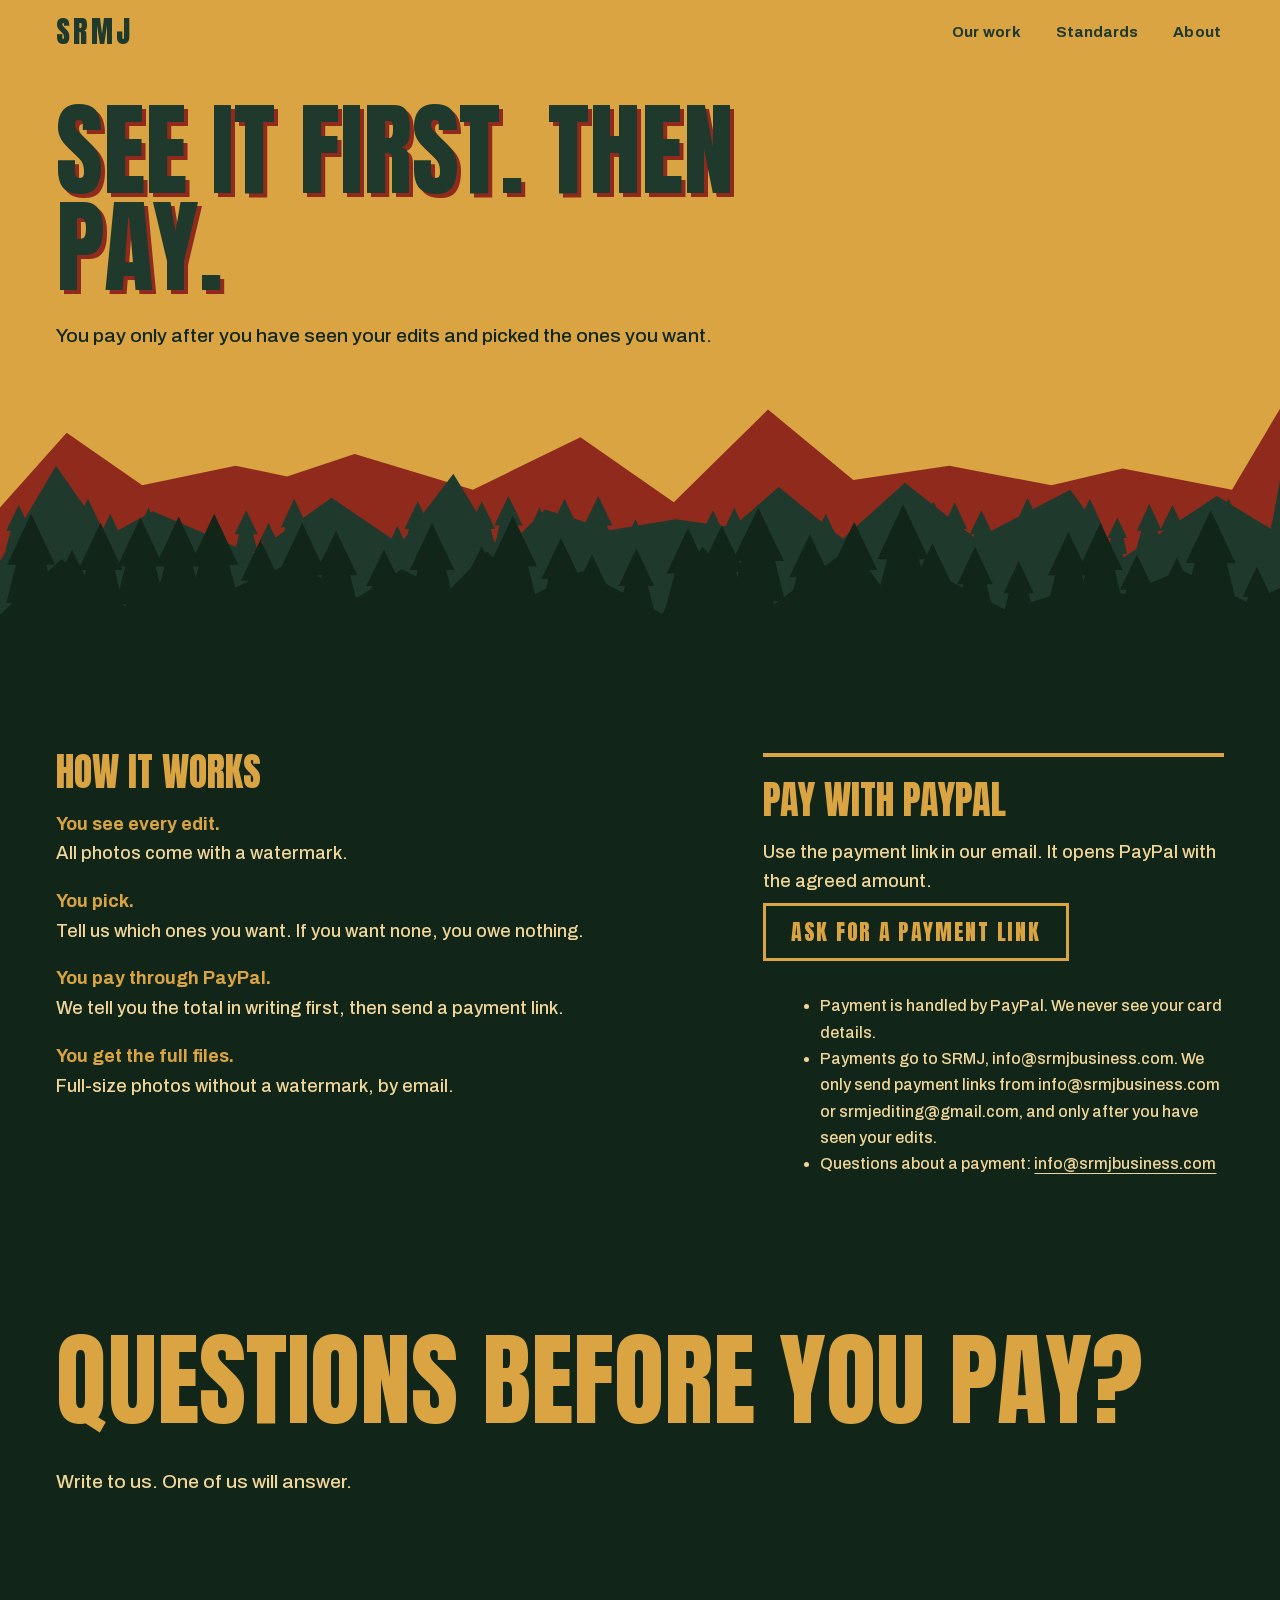
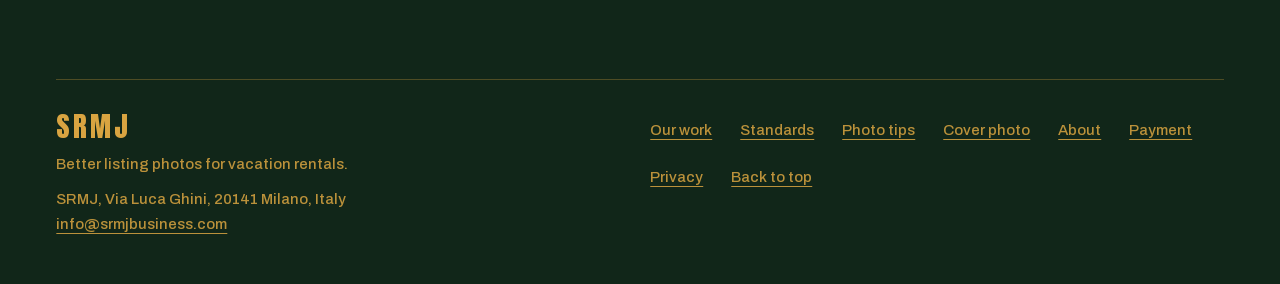
<file: pay.html>
<!doctype html>
<html lang="en">
<head>
<meta charset="utf-8">
<meta name="viewport" content="width=device-width, initial-scale=1, viewport-fit=cover">
<title>Payment | SRMJ</title>
<meta name="description" content="How payment works at SRMJ: you see your edited photographs first and pay only for what you use, securely through PayPal.">
<link rel="canonical" href="https://srmjbusiness.com/pay">
<meta property="og:image" content="https://srmjbusiness.com/og-image.jpg">
<meta name="twitter:card" content="summary_large_image">
<link rel="icon" href="/favicon.svg" type="image/svg+xml">
<link rel="apple-touch-icon" href="/apple-touch-icon.png">
<meta name="theme-color" content="#112619">
<link rel="preload" as="font" type="font/woff2" href="anton-latin.woff2" crossorigin>
<link rel="preload" as="font" type="font/woff2" href="archivo-latin.woff2" crossorigin>
<script>document.documentElement.classList.add('js');if(!matchMedia('(prefers-reduced-motion:reduce)').matches)document.documentElement.classList.add('m')</script>
<link rel="stylesheet" href="/fonts.css">
<link rel="stylesheet" href="/sub.css">
</head>
<body class="sub" id="top">
<a class="skip" href="#main">Skip to content</a>
<header class="site-head"><div class="wrap"><a class="logo" href="/" aria-label="SRMJ, home">SRMJ</a><nav class="nav" aria-label="Main"><a href="/our-work">Our work</a><a href="/article">Standards</a><a href="/about">About</a></nav></div></header>

<main id="main">
  <div class="wrap">
    <div class="intro">
      <h1>See it first. Then pay.</h1>
      <p>You pay only after you have seen your edits and picked the ones you want.</p>
    </div>
  </div>
  <div class="ridge-strip" aria-hidden="true"></div>

  <div class="pay-wrap">
   <div class="wrap">
    <div class="grid">
      <section aria-labelledby="how-h">
        <h2 id="how-h">How it works</h2>
        <ol class="steps">
          <li><div><b>You see every edit.</b><span>All photos come with a watermark.</span></div></li>
          <li><div><b>You pick.</b><span>Tell us which ones you want. If you want none, you owe nothing.</span></div></li>
          <li><div><b>You pay through PayPal.</b><span>We tell you the total in writing first, then send a payment link.</span></div></li>
          <li><div><b>You get the full files.</b><span>Full-size photos without a watermark, by email.</span></div></li>
        </ol>
      </section>

      <!-- PAYPAL LINK: paste the SRMJ PayPal link (for example https://www.paypal.com/paypalme/NAME) into data-paypal below.
           Leave it empty and the box asks customers to use the link from our email instead. Never put a price on this page. -->
      <aside class="box" id="paybox" data-paypal="" aria-labelledby="pay-h">
        <h2 id="pay-h">Pay with PayPal</h2>
        <div class="haslink">
          <p>Enter the amount from our email on the PayPal page.</p>
          <a class="btn solid" id="paylink" href="#" rel="noopener">Pay with PayPal</a>
          <p class="note">You can pay with a PayPal account or with a card through PayPal.</p>
        </div>
        <div class="nolink">
          <p>Use the payment link in our email. It opens PayPal with the agreed amount.</p>
          <a class="btn line" href="mailto:info@srmjbusiness.com?subject=Payment%20link">Ask for a payment link</a>
        </div>
        <ul class="safe">
          <li>Payment is handled by PayPal. We never see your card details.</li>
          <li>Payments go to SRMJ, info@srmjbusiness.com. We only send payment links from info@srmjbusiness.com or srmjediting@gmail.com, and only after you have seen your edits.</li>
          <li>Questions about a payment: <a href="mailto:info@srmjbusiness.com">info@srmjbusiness.com</a></li>
        </ul>
      </aside>
    </div>
   </div>
  </div>

  <section class="close2" id="contact"><div class="wrap"><h2>Questions before you pay?</h2><p>Write to us. One of us will answer.</p></div></section>
</main>

<footer class="site-foot"><div class="in">
  <div class="foot-id"><b>SRMJ</b><p>Better listing photos for vacation rentals.</p><address>SRMJ, Via Luca Ghini, 20141 Milano, Italy<br><a href="mailto:info@srmjbusiness.com">info@srmjbusiness.com</a></address></div>
  <nav aria-label="Footer"><a href="/our-work">Our work</a><a href="/article">Standards</a><a href="/photo-tips">Photo tips</a><a href="/cover-photo">Cover photo</a><a href="/about">About</a><a href="/pay">Payment</a><a href="/privacy">Privacy</a><a href="#top">Back to top</a></nav>
</div></footer>
<script>
(function () {
  var box = document.getElementById('paybox'), url = box.getAttribute('data-paypal').trim();
  // Only PayPal addresses are accepted, so a typo can never send customers somewhere else.
  if (/^https:\/\/(www\.)?(paypal\.com|paypal\.me)\//.test(url)) { document.getElementById('paylink').href = url; box.classList.add('ready'); }
})();
</script>
<script src="/sub.js" defer></script>
</body>
</html>
</file>
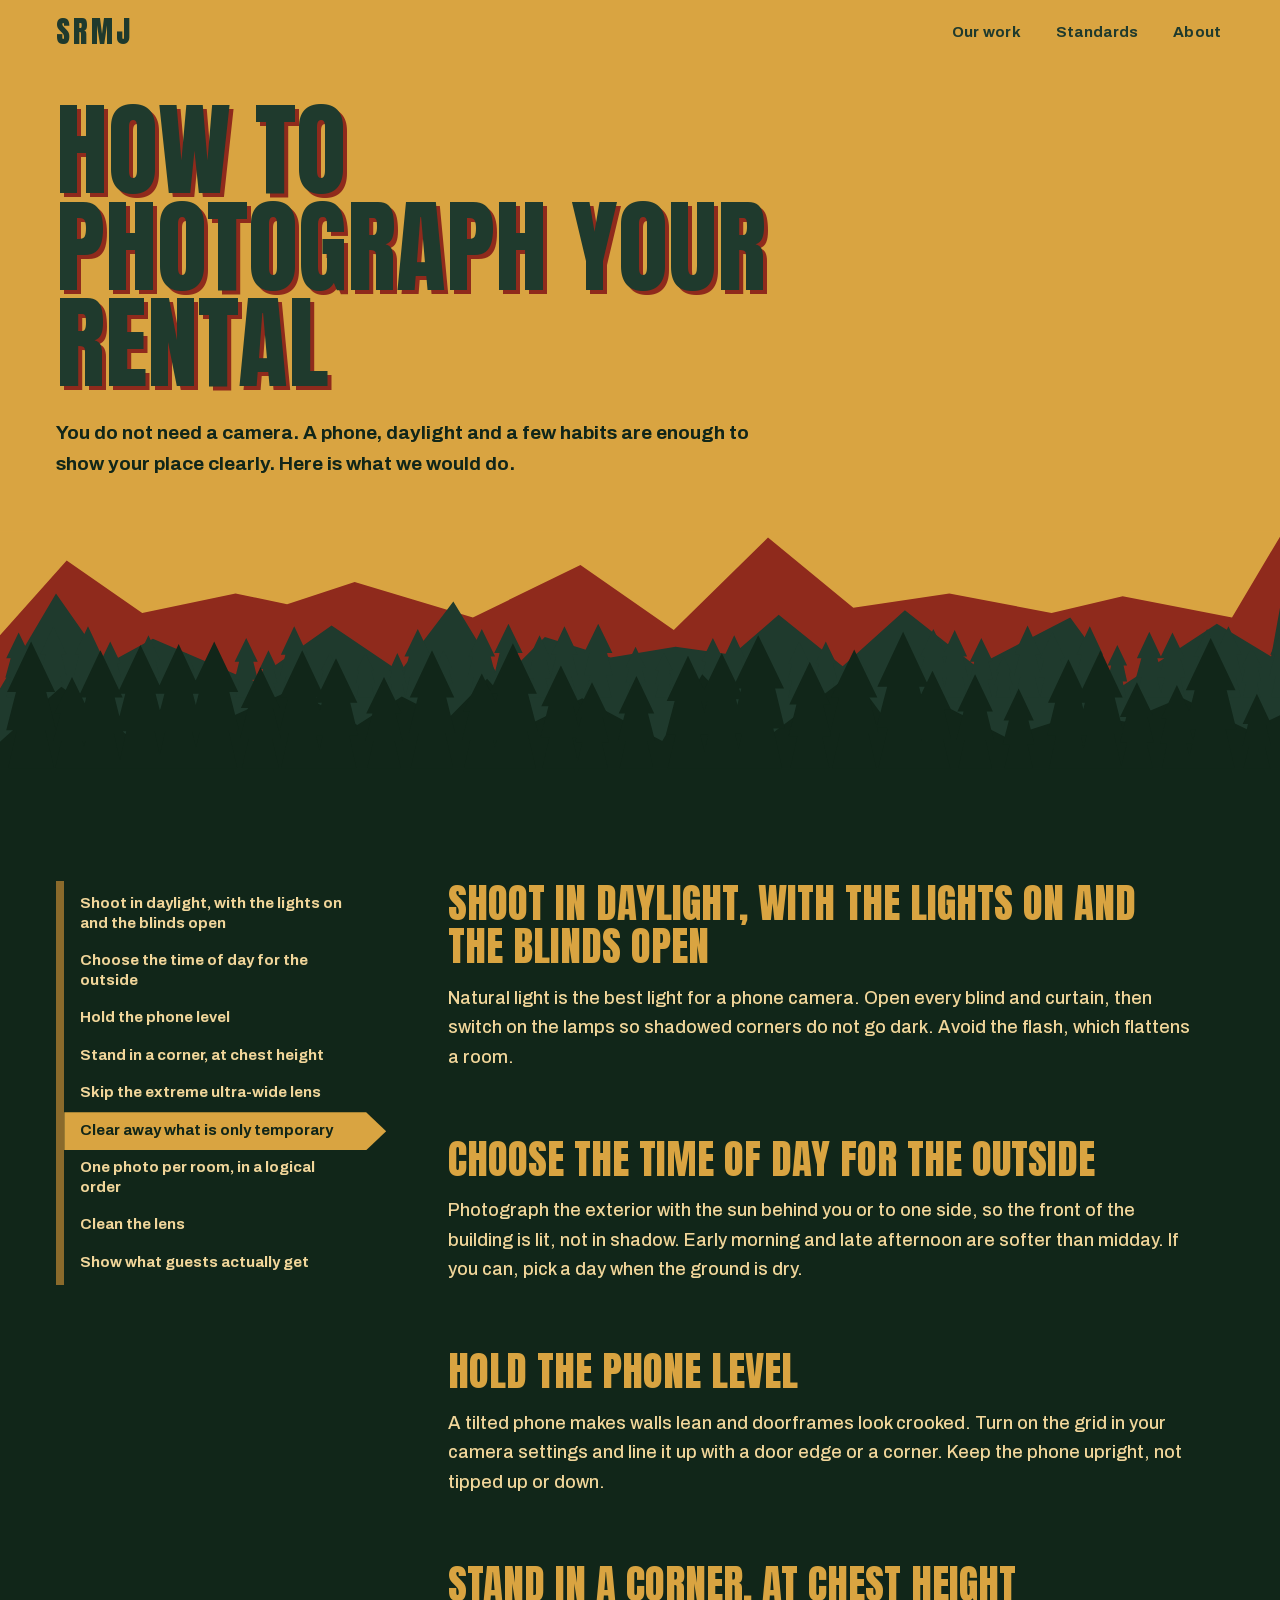
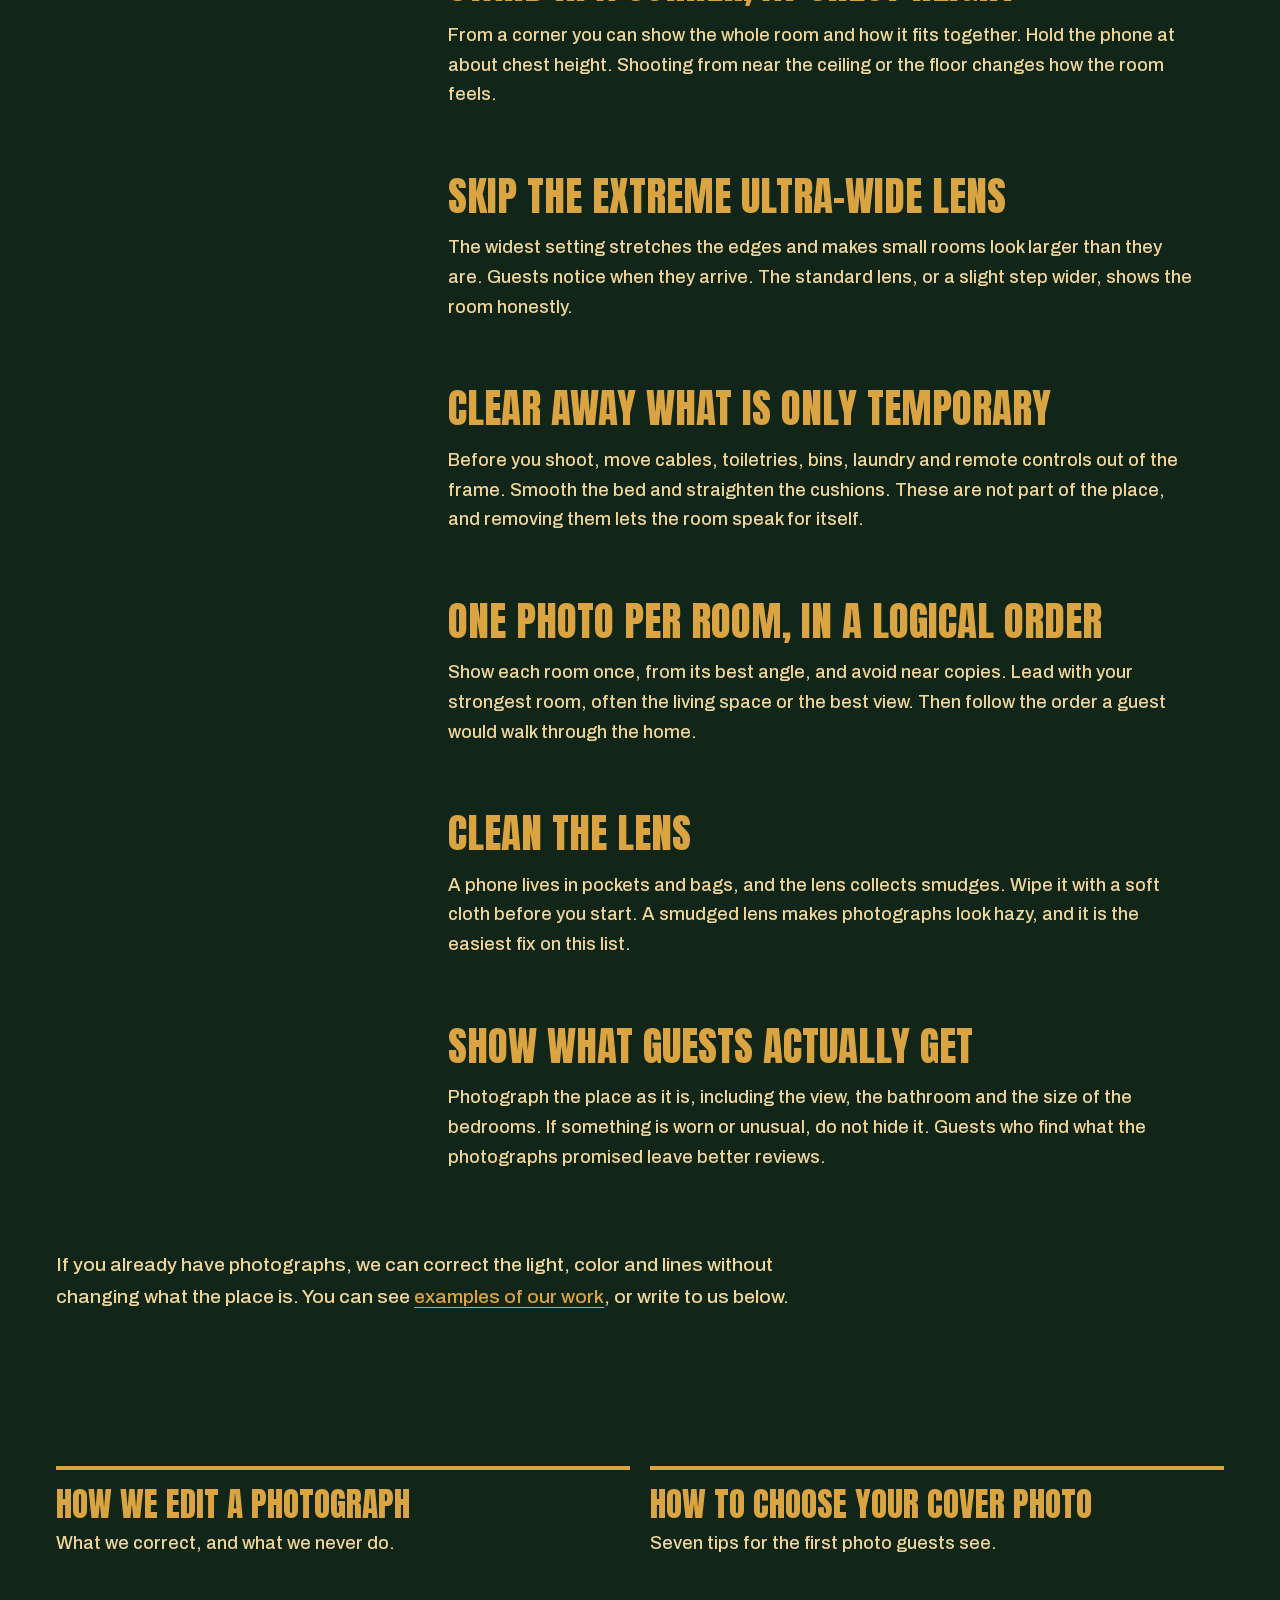
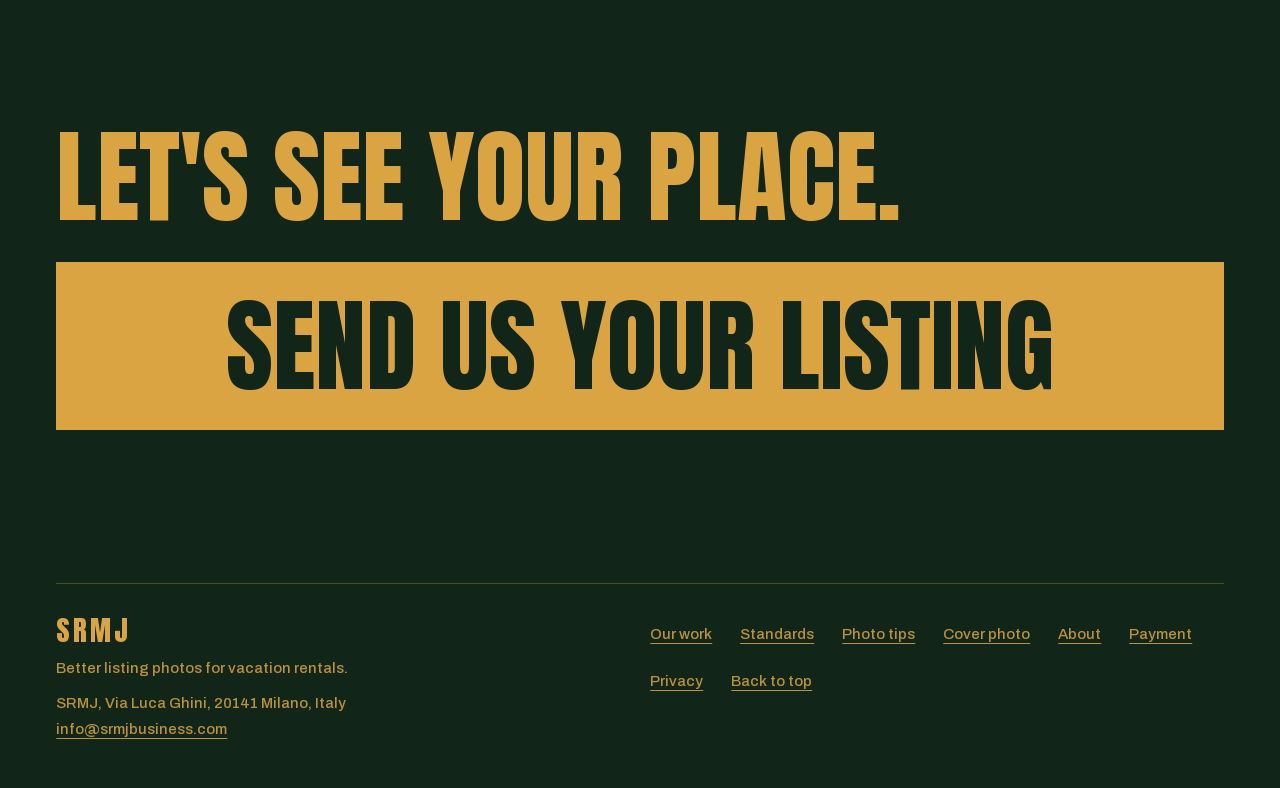
<file: photo-tips.html>
<!doctype html>
<html lang="en">
<head>
<meta charset="utf-8">
<meta name="viewport" content="width=device-width, initial-scale=1, viewport-fit=cover">
<title>How to photograph your rental | SRMJ</title>
<meta name="description" content="Nine plain tips for photographing your rental with a phone: light, level lines, angles, clutter and honesty.">
<link rel="canonical" href="https://srmjbusiness.com/photo-tips">
<meta property="og:type" content="article">
<meta property="og:title" content="How to photograph your rental | SRMJ">
<meta property="og:description" content="Nine plain tips for photographing your rental with a phone.">
<meta property="og:url" content="https://srmjbusiness.com/photo-tips">
<meta property="og:image" content="https://srmjbusiness.com/og-image.jpg">
<meta property="og:image:width" content="1200">
<meta property="og:image:height" content="630">
<meta property="og:image:alt" content="A cabin living room before and after enhancement by SRMJ.">
<meta name="twitter:card" content="summary_large_image">
<link rel="icon" href="/favicon.svg" type="image/svg+xml">
<link rel="apple-touch-icon" href="/apple-touch-icon.png">
<script type="application/ld+json">{"@context": "https://schema.org", "@type": "HowTo", "name": "How to photograph your rental", "description": "Nine plain tips for photographing your rental with a phone: light, level lines, angles, clutter and honesty.", "step": [{"@type": "HowToStep", "name": "Shoot in daylight, with the lights on and the blinds open", "text": "Natural light is the best light for a phone camera. Open every blind and curtain, then switch on the lamps so shadowed corners do not go dark. Avoid the flash, which flattens a room."}, {"@type": "HowToStep", "name": "Choose the time of day for the outside", "text": "Photograph the exterior with the sun behind you or to one side, so the front of the building is lit, not in shadow. Early morning and late afternoon are softer than midday. If you can, pick a day when the ground is dry."}, {"@type": "HowToStep", "name": "Hold the phone level", "text": "A tilted phone makes walls lean and doorframes look crooked. Turn on the grid in your camera settings and line it up with a door edge or a corner. Keep the phone upright, not tipped up or down."}, {"@type": "HowToStep", "name": "Stand in a corner, at chest height", "text": "From a corner you can show the whole room and how it fits together. Hold the phone at about chest height. Shooting from near the ceiling or the floor changes how the room feels."}, {"@type": "HowToStep", "name": "Skip the extreme ultra-wide lens", "text": "The widest setting stretches the edges and makes small rooms look larger than they are. Guests notice when they arrive. The standard lens, or a slight step wider, shows the room honestly."}, {"@type": "HowToStep", "name": "Clear away what is only temporary", "text": "Before you shoot, move cables, toiletries, bins, laundry and remote controls out of the frame. Smooth the bed and straighten the cushions. These are not part of the place, and removing them lets the room speak for itself."}, {"@type": "HowToStep", "name": "One photo per room, in a logical order", "text": "Show each room once, from its best angle, and avoid near copies. Lead with your strongest room, often the living space or the best view. Then follow the order a guest would walk through the home."}, {"@type": "HowToStep", "name": "Clean the lens", "text": "A phone lives in pockets and bags, and the lens collects smudges. Wipe it with a soft cloth before you start. A smudged lens makes photographs look hazy, and it is the easiest fix on this list."}, {"@type": "HowToStep", "name": "Show what guests actually get", "text": "Photograph the place as it is, including the view, the bathroom and the size of the bedrooms. If something is worn or unusual, do not hide it. Guests who find what the photographs promised leave better reviews."}]}</script>
<meta name="theme-color" content="#112619">
<link rel="preload" as="font" type="font/woff2" href="anton-latin.woff2" crossorigin>
<link rel="preload" as="font" type="font/woff2" href="archivo-latin.woff2" crossorigin>
<script>document.documentElement.classList.add('js');if(!matchMedia('(prefers-reduced-motion:reduce)').matches)document.documentElement.classList.add('m')</script>
<link rel="stylesheet" href="/fonts.css">
<link rel="stylesheet" href="/sub.css">
</head>
<body class="sub" id="top">
<a class="skip" href="#main">Skip to content</a>
<header class="site-head"><div class="wrap"><a class="logo" href="/" aria-label="SRMJ, home">SRMJ</a><nav class="nav" aria-label="Main"><a href="/our-work">Our work</a><a href="/article">Standards</a><a href="/about">About</a></nav></div></header>

<main id="main">
<article>
  <header class="intro wrap">
    <h1>How to photograph your rental</h1>
    <p class="lead">You do not need a camera. A phone, daylight and a few habits are enough to show your place clearly. Here is what we would do.</p>
  </header>
  <div class="ridge-strip" aria-hidden="true"></div>

  <div class="tips">
  <div class="wrap tipsgrid"><nav class="signpost" aria-label="Tips on this page"><ul><li><a href="#t1">Shoot in daylight, with the lights on and the blinds open</a></li><li><a href="#t2">Choose the time of day for the outside</a></li><li><a href="#t3">Hold the phone level</a></li><li><a href="#t4">Stand in a corner, at chest height</a></li><li><a href="#t5">Skip the extreme ultra-wide lens</a></li><li><a href="#t6">Clear away what is only temporary</a></li><li><a href="#t7">One photo per room, in a logical order</a></li><li><a href="#t8">Clean the lens</a></li><li><a href="#t9">Show what guests actually get</a></li></ul></nav><div class="tipcol">
  <section class="tip" id="t1">
    <h2>Shoot in daylight, with the lights on and the blinds open</h2>
    <p>Natural light is the best light for a phone camera. Open every blind and curtain, then switch on the lamps so shadowed corners do not go dark. Avoid the flash, which flattens a room.</p>
  </section>
  <section class="tip" id="t2">
    <h2>Choose the time of day for the outside</h2>
    <p>Photograph the exterior with the sun behind you or to one side, so the front of the building is lit, not in shadow. Early morning and late afternoon are softer than midday. If you can, pick a day when the ground is dry.</p>
  </section>
  <section class="tip" id="t3">
    <h2>Hold the phone level</h2>
    <p>A tilted phone makes walls lean and doorframes look crooked. Turn on the grid in your camera settings and line it up with a door edge or a corner. Keep the phone upright, not tipped up or down.</p>
  </section>
  <section class="tip" id="t4">
    <h2>Stand in a corner, at chest height</h2>
    <p>From a corner you can show the whole room and how it fits together. Hold the phone at about chest height. Shooting from near the ceiling or the floor changes how the room feels.</p>
  </section>
  <section class="tip" id="t5">
    <h2>Skip the extreme ultra-wide lens</h2>
    <p>The widest setting stretches the edges and makes small rooms look larger than they are. Guests notice when they arrive. The standard lens, or a slight step wider, shows the room honestly.</p>
  </section>
  <section class="tip" id="t6">
    <h2>Clear away what is only temporary</h2>
    <p>Before you shoot, move cables, toiletries, bins, laundry and remote controls out of the frame. Smooth the bed and straighten the cushions. These are not part of the place, and removing them lets the room speak for itself.</p>
  </section>
  <section class="tip" id="t7">
    <h2>One photo per room, in a logical order</h2>
    <p>Show each room once, from its best angle, and avoid near copies. Lead with your strongest room, often the living space or the best view. Then follow the order a guest would walk through the home.</p>
  </section>
  <section class="tip" id="t8">
    <h2>Clean the lens</h2>
    <p>A phone lives in pockets and bags, and the lens collects smudges. Wipe it with a soft cloth before you start. A smudged lens makes photographs look hazy, and it is the easiest fix on this list.</p>
  </section>
  <section class="tip" id="t9">
    <h2>Show what guests actually get</h2>
    <p>Photograph the place as it is, including the view, the bathroom and the size of the bedrooms. If something is worn or unusual, do not hide it. Guests who find what the photographs promised leave better reviews.</p>
  </section>
  </div>
  </div>

  <section class="close wrap">
    <p>If you already have photographs, we can correct the light, color and lines without changing what the place is. You can see <a href="our-work">examples of our work</a>, or write to us below.</p>
  </section>
</article>

<nav class="wrap related" aria-label="Read next"><a href="article"><b>How we edit a photograph</b><span>What we correct, and what we never do.</span></a><a href="cover-photo"><b>How to choose your cover photo</b><span>Seven tips for the first photo guests see.</span></a></nav>
<section class="close2" id="contact"><div class="wrap"><h2>Let's see your place.</h2><a class="cta2" href="mailto:info@srmjbusiness.com?subject=Photos%20for%20my%20rental&body=Hi%20SRMJ%2C%0A%0ALink%20to%20my%20listing%20or%20website%3A%0A%0AWhat%20I%20would%20like%20improved%3A%0A%0AThanks%2C%0A">Send us your listing</a></div></section>
</main>

<footer class="site-foot"><div class="in">
  <div class="foot-id"><b>SRMJ</b><p>Better listing photos for vacation rentals.</p><address>SRMJ, Via Luca Ghini, 20141 Milano, Italy<br><a href="mailto:info@srmjbusiness.com">info@srmjbusiness.com</a></address></div>
  <nav aria-label="Footer"><a href="/our-work">Our work</a><a href="/article">Standards</a><a href="/photo-tips">Photo tips</a><a href="/cover-photo">Cover photo</a><a href="/about">About</a><a href="/pay">Payment</a><a href="/privacy">Privacy</a><a href="#top">Back to top</a></nav>
</div></footer>
<script src="/sub.js" defer></script>
</body>
</html>
</file>
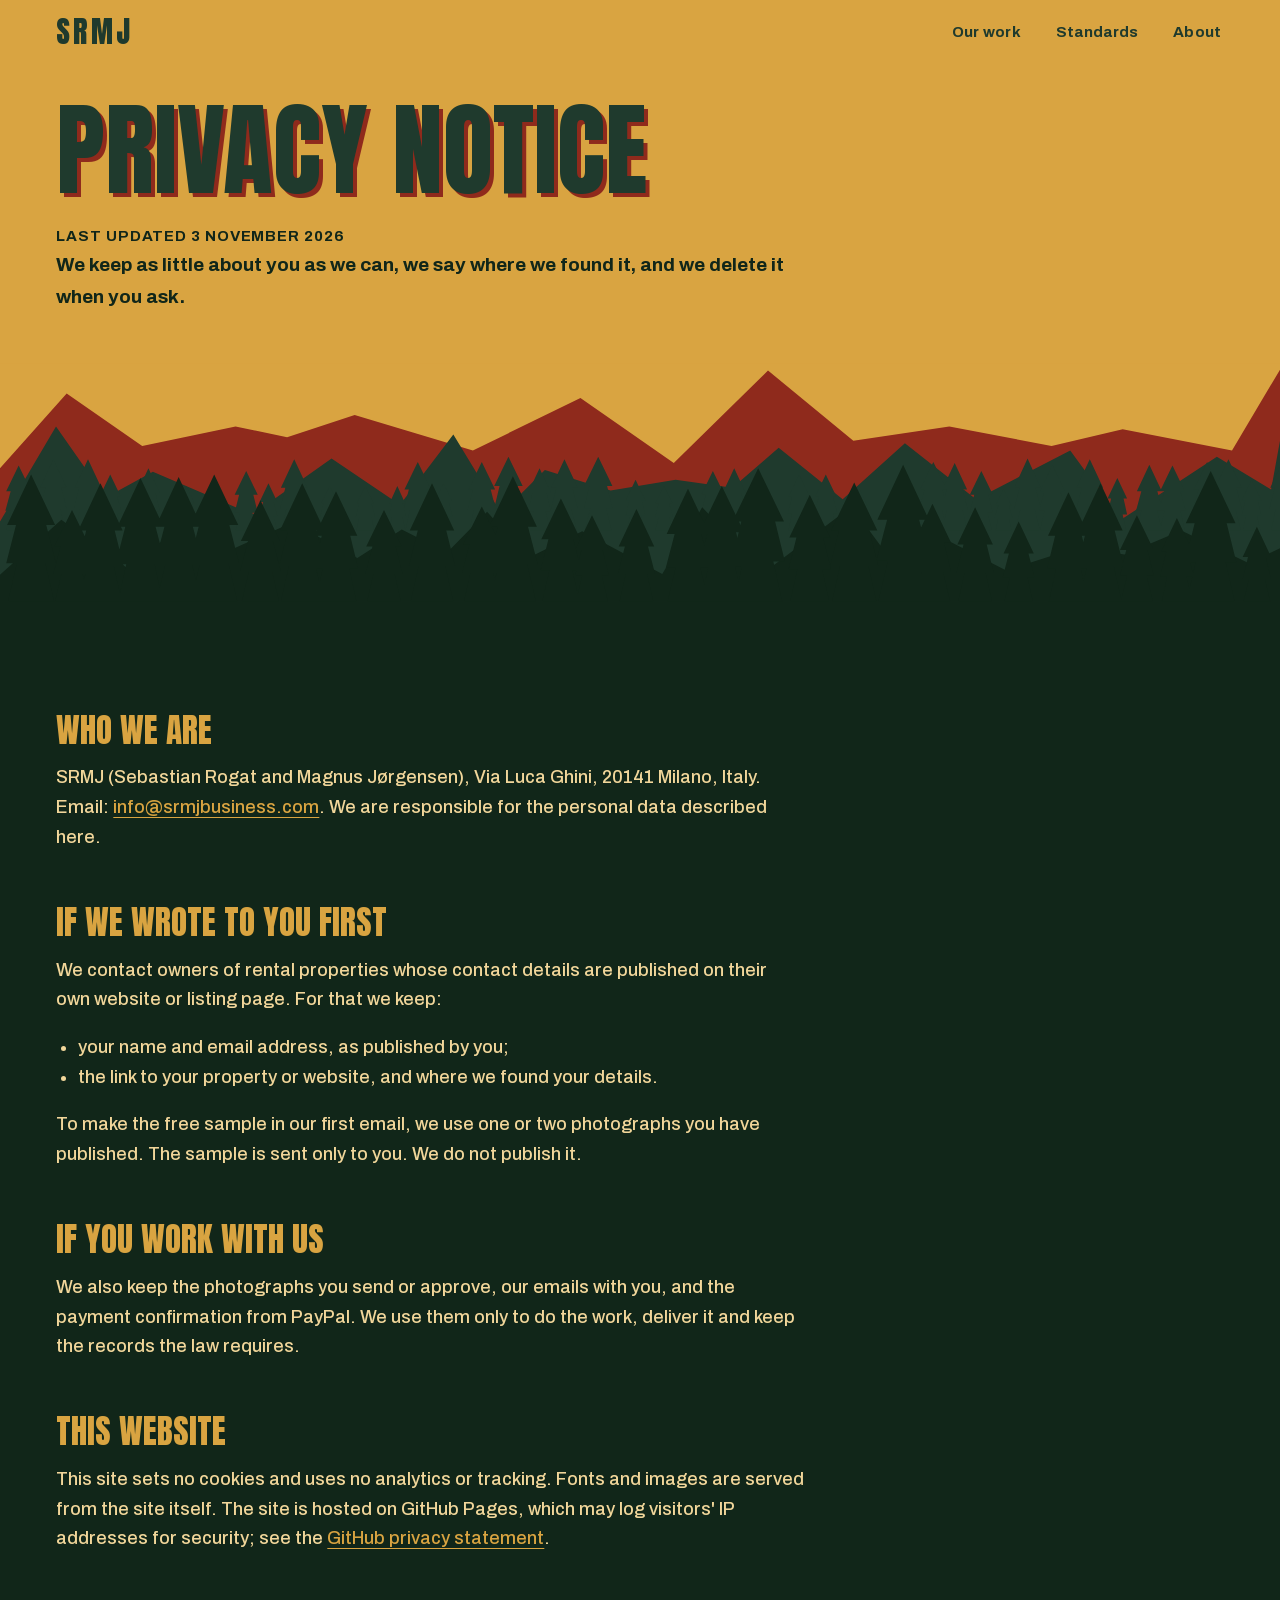
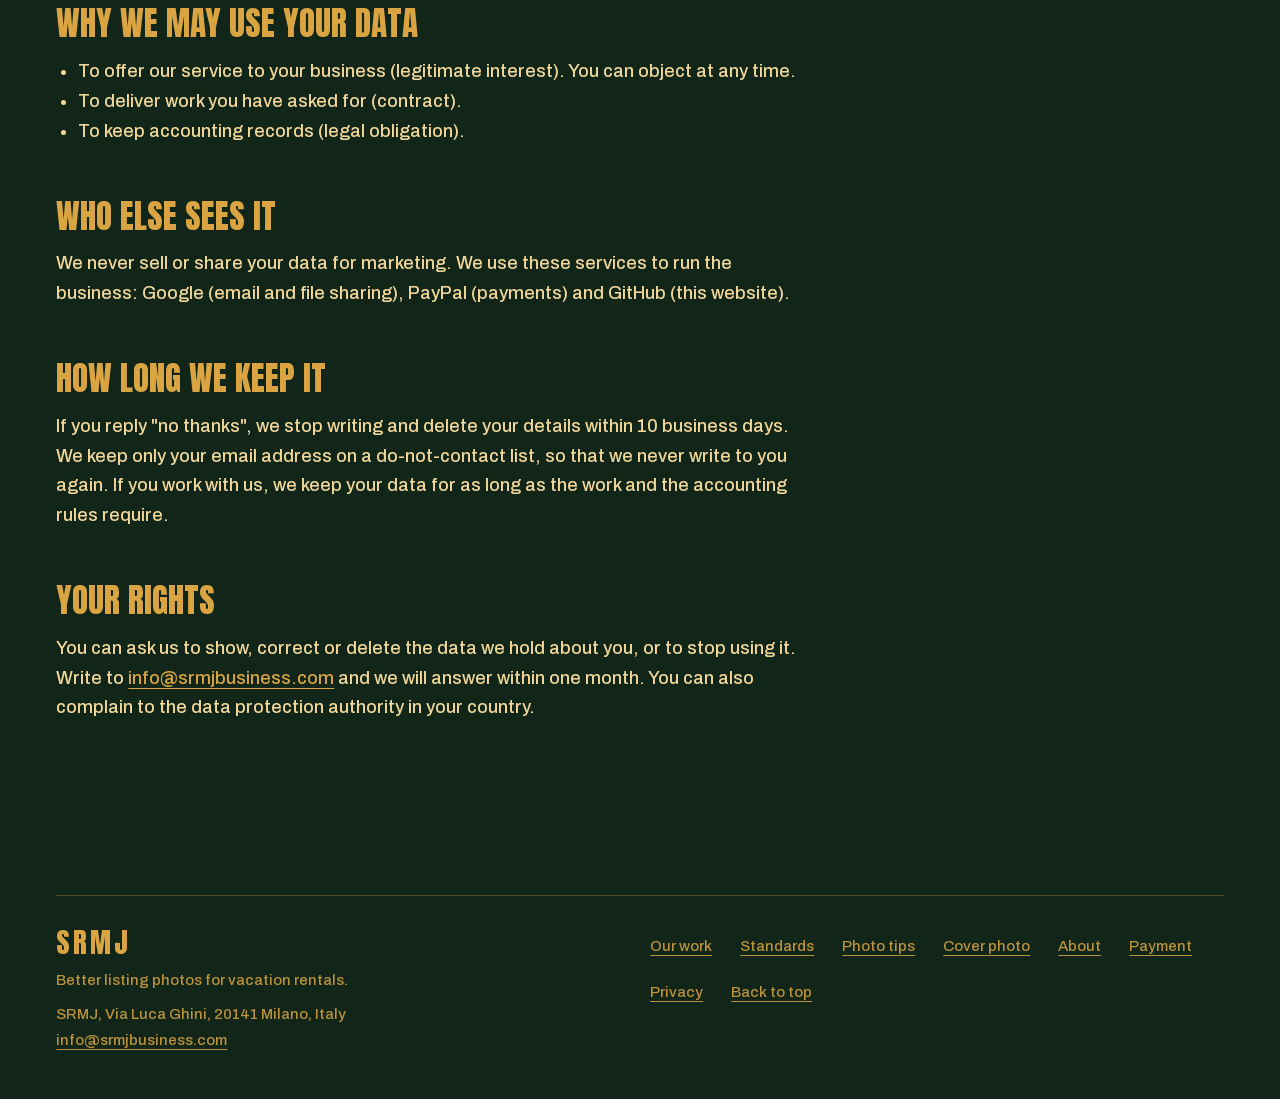
<file: privacy.html>
<!doctype html>
<html lang="en">
<head>
<meta charset="utf-8">
<meta name="viewport" content="width=device-width, initial-scale=1, viewport-fit=cover">
<title>Privacy | SRMJ</title>
<meta name="description" content="What personal data SRMJ keeps, why, for how long, and how to have it deleted.">
<link rel="canonical" href="https://srmjbusiness.com/privacy">
<meta property="og:image" content="https://srmjbusiness.com/og-image.jpg">
<meta name="twitter:card" content="summary_large_image">
<link rel="icon" href="/favicon.svg" type="image/svg+xml">
<link rel="apple-touch-icon" href="/apple-touch-icon.png">
<meta name="theme-color" content="#112619">
<link rel="preload" as="font" type="font/woff2" href="anton-latin.woff2" crossorigin>
<link rel="preload" as="font" type="font/woff2" href="archivo-latin.woff2" crossorigin>
<script>document.documentElement.classList.add('js');if(!matchMedia('(prefers-reduced-motion:reduce)').matches)document.documentElement.classList.add('m')</script>
<link rel="stylesheet" href="/fonts.css">
<link rel="stylesheet" href="/sub.css">
</head>
<body class="sub" id="top">
<a class="skip" href="#main">Skip to content</a>
<header class="site-head"><div class="wrap"><a class="logo" href="/" aria-label="SRMJ, home">SRMJ</a><nav class="nav" aria-label="Main"><a href="/our-work">Our work</a><a href="/article">Standards</a><a href="/about">About</a></nav></div></header>

<main id="main">
  <div class="intro wrap">
      <h1>Privacy notice</h1>
      <p class="updated">Last updated 3 November 2026</p>
      <p class="lead">We keep as little about you as we can, we say where we found it, and we delete it when you ask.</p>
    </div>
<div class="ridge-strip" aria-hidden="true"></div>
<div class="doc-body"><div class="wrap"><article class="doc">

    <h2>Who we are</h2>
    <p>SRMJ (Sebastian Rogat and Magnus J&oslash;rgensen), Via Luca Ghini, 20141 Milano, Italy. Email: <a href="mailto:info@srmjbusiness.com">info@srmjbusiness.com</a>. We are responsible for the personal data described here.</p>

    <h2>If we wrote to you first</h2>
    <p>We contact owners of rental properties whose contact details are published on their own website or listing page. For that we keep:</p>
    <ul>
      <li>your name and email address, as published by you;</li>
      <li>the link to your property or website, and where we found your details.</li>
    </ul>
    <p>To make the free sample in our first email, we use one or two photographs you have published. The sample is sent only to you. We do not publish it.</p>

    <h2>If you work with us</h2>
    <p>We also keep the photographs you send or approve, our emails with you, and the payment confirmation from PayPal. We use them only to do the work, deliver it and keep the records the law requires.</p>

    <h2>This website</h2>
    <p>This site sets no cookies and uses no analytics or tracking. Fonts and images are served from the site itself. The site is hosted on GitHub Pages, which may log visitors' IP addresses for security; see the <a href="https://docs.github.com/en/site-policy/privacy-policies/github-general-privacy-statement" rel="noopener">GitHub privacy statement</a>.</p>

    <h2>Why we may use your data</h2>
    <ul>
      <li>To offer our service to your business (legitimate interest). You can object at any time.</li>
      <li>To deliver work you have asked for (contract).</li>
      <li>To keep accounting records (legal obligation).</li>
    </ul>

    <h2>Who else sees it</h2>
    <p>We never sell or share your data for marketing. We use these services to run the business: Google (email and file sharing), PayPal (payments) and GitHub (this website).</p>

    <h2>How long we keep it</h2>
    <p>If you reply "no thanks", we stop writing and delete your details within 10 business days. We keep only your email address on a do-not-contact list, so that we never write to you again. If you work with us, we keep your data for as long as the work and the accounting rules require.</p>

    <h2>Your rights</h2>
    <p>You can ask us to show, correct or delete the data we hold about you, or to stop using it. Write to <a href="mailto:info@srmjbusiness.com?subject=My%20data">info@srmjbusiness.com</a> and we will answer within one month. You can also complain to the data protection authority in your country.</p>
  </article></div></div>
</main>

<footer class="site-foot"><div class="in">
  <div class="foot-id"><b>SRMJ</b><p>Better listing photos for vacation rentals.</p><address>SRMJ, Via Luca Ghini, 20141 Milano, Italy<br><a href="mailto:info@srmjbusiness.com">info@srmjbusiness.com</a></address></div>
  <nav aria-label="Footer"><a href="/our-work">Our work</a><a href="/article">Standards</a><a href="/photo-tips">Photo tips</a><a href="/cover-photo">Cover photo</a><a href="/about">About</a><a href="/pay">Payment</a><a href="/privacy">Privacy</a><a href="#top">Back to top</a></nav>
</div></footer>
<script src="/sub.js" defer></script>
</body>
</html>
</file>
<file: fonts.css>
/* Self-hosted, SIL Open Font License 1.1: Anton and Archivo (variable weight), latin subset. */
@font-face{font-family:'Anton';font-style:normal;font-weight:400;font-display:swap;src:url(anton-latin.woff2) format('woff2');unicode-range:U+0000-00FF,U+0131,U+0152-0153,U+02BB-02BC,U+02C6,U+02DA,U+02DC,U+2000-206F,U+20AC,U+2122,U+2191,U+2193,U+2212,U+2215,U+FEFF,U+FFFD}
@font-face{font-family:'Archivo';font-style:normal;font-weight:500 700;font-display:swap;src:url(archivo-latin.woff2) format('woff2');unicode-range:U+0000-00FF,U+0131,U+0152-0153,U+02BB-02BC,U+02C6,U+02DA,U+02DC,U+2000-206F,U+20AC,U+2122,U+2191,U+2193,U+2212,U+2215,U+FEFF,U+FFFD}
</file>
<file: home.css>
/* SRMJ home: one continuous poster. Colours: ochre, forest, darkest forest, deep red. */
:root{--o:#D9A441;--f:#1F3A2D;--d:#112619;--r:#8F2A1C;
 --m:clamp(20px,4.4vw,64px);--gap:clamp(12px,1.6vw,24px);--rh:clamp(56px,7vw,110px);
 --d1:clamp(44px,8vw,128px);--d3:24px;
 --key:0 0 0 clamp(5px,.7vw,10px) var(--r),0 0 0 clamp(11px,1.5vw,22px) var(--f);
 --navh:64px;
 --sans:'Archivo',system-ui,-apple-system,'Segoe UI',sans-serif;--disp:'Anton',Impact,'Arial Narrow',sans-serif}
*{box-sizing:border-box;margin:0}
html{scroll-behavior:smooth;background:var(--d);-webkit-text-size-adjust:100%}
body{overflow-x:clip;background:var(--d);font-family:var(--sans);color:var(--o);font-weight:500}
a,button,.div{-webkit-tap-highlight-color:transparent}
:focus-visible{outline:3px solid var(--o);outline-offset:4px}
.hero :focus-visible{outline-color:var(--d)}
.skip{position:absolute;left:var(--m);top:-80px;background:var(--o);color:var(--d);padding:12px 18px;font-weight:700;z-index:99;text-decoration:none}
.skip:focus{top:12px}
@media(prefers-reduced-motion:reduce){html{scroll-behavior:auto}*{transition:none!important;animation:none!important}}

/* ===== hero: sky + ridge, two states of one poster ===== */
.hero,.pg{--hr:calc(var(--lh,.92*8vw)*var(--nl,1) + 28px);--PHt:min(590px,46vw);--RH:clamp(220px,28vw,420px)}
.hero{position:relative;overflow:hidden;
 height:calc(var(--navh) + var(--hr) + 56px + var(--PHt) + 40px + var(--RH)*.62);
 background:var(--o)}
.rays{position:absolute;left:54%;top:36%;width:220vmax;height:220vmax;margin:-110vmax 0 0 -110vmax;background:repeating-conic-gradient(from 0deg,transparent 0 6deg,rgba(143,42,28,.07) 6deg 12deg);pointer-events:none}
.layer{position:absolute;inset:0;isolation:isolate}
.js .layer.new{clip-path:inset(0 0 0 var(--x,50%))}
.layer.new{--ink:var(--f);--cta:var(--r);--ctat:var(--o);--k1:var(--r);--k2:var(--f);--sh:var(--r)}
.layer.old{clip-path:inset(0 calc(100% - var(--x,50%)) 0 0);background:#CFC6B4;--ink:#55503F;--cta:#55503F;--ctat:#CFC6B4;--k1:#9A927F;--k2:#6E6958;--sh:transparent}
.pg{position:absolute;inset:0;display:grid;padding:0 var(--m);column-gap:var(--gap);
 --ch:64px;--nw:120px;
 grid-template-columns:repeat(12,minmax(0,1fr));
 grid-template-rows:var(--navh) var(--hr) 1fr;color:var(--ink)}
.pg header{grid-column:1/-1;grid-row:1;display:flex;align-items:center;justify-content:space-between;position:relative;z-index:2}
.pg .logo{display:block;width:var(--nw);font:400 30px/1 var(--disp);letter-spacing:.1em;color:var(--ink);text-decoration:none}
.pg nav{display:flex}
.pg nav a{display:block;width:var(--nw);white-space:nowrap;text-align:center;color:var(--ink);text-decoration:none;font-weight:700;font-size:15px;letter-spacing:.02em;padding:10px 0}
.pg h1{grid-column:1/-1;grid-row:2;padding-top:28px;position:relative;z-index:2;font:400 var(--hs,8vw)/var(--lh,.92) var(--disp);text-transform:uppercase;letter-spacing:.005em;color:var(--ink);text-shadow:clamp(3px,.45vw,7px) clamp(3px,.45vw,7px) 0 var(--sh)}
.pg h1 span{display:block;white-space:nowrap;height:var(--lh);line-height:var(--lh)}
.copy{grid-column:1/4;grid-row:3;margin-top:56px;padding-right:32px;position:relative;z-index:2;display:flex;flex-direction:column;align-items:flex-start;min-width:0}
.cta{display:flex;align-items:center;justify-content:center;width:100%;height:var(--ch);text-decoration:none;white-space:nowrap;background:var(--cta);color:var(--ctat);font:400 23px/1 var(--disp);letter-spacing:.07em;text-transform:uppercase}
.copy .sub{margin-top:16px;font-size:16px;line-height:1.4;font-weight:500}
.copy small{display:block;margin-top:14px;line-height:18px;font-size:13px;font-weight:700;letter-spacing:.06em;text-transform:uppercase}
.ph{grid-column:4/11;grid-row:3;margin:56px 0 0;height:var(--PHt);position:relative;z-index:2;box-shadow:0 0 0 clamp(5px,.7vw,10px) var(--k1),0 0 0 clamp(11px,1.5vw,22px) var(--k2)}
.ph img{display:block;width:100%;height:100%;object-fit:cover;object-position:50% 50%}
.rd{position:absolute;left:0;right:0;bottom:0;height:var(--RH);z-index:1;overflow:hidden}
.rd svg{position:absolute;left:0;right:0;bottom:-70px;width:100%;height:calc(100% + 70px);will-change:transform}
/* descent: hidden unless JS has all frames; then the canvas replaces the static ridge */
.descent{display:none}
.cv .descent{display:block;position:relative;height:180vh;background:var(--o)}
.dstick{position:sticky;top:0;height:100vh;height:100svh;overflow:hidden}
.dstick canvas{display:block;width:100%;height:100%}
.cv .layer.new .rd{opacity:0}.rd{transition:opacity .4s}
/* flat ochre where the new layer's ridge was: no gradient, no dusk, no rays under the descent */
.layer.new:after{content:"";position:absolute;left:0;right:0;bottom:0;height:calc(var(--RH)*.62 + 16px);background:var(--o);z-index:0;opacity:0;transition:opacity .4s;pointer-events:none}
.cv .layer.new:after{opacity:1}.cv .layer.new .pg{z-index:1}
/* the faded ridge ends in a solid darkest band, so its bottom edge is clean */
.cv .layer.old:after{content:"";position:absolute;left:0;right:0;bottom:0;height:22px;background:var(--d)}
@media(max-width:760px){.cv .hero{height:calc(var(--navh) + var(--hr) + var(--PHt) + 34px + 190px + var(--RH)*.12)}.layer.new:after{height:calc(var(--RH)*.3)}}
.div{display:none;position:absolute;top:0;bottom:0;left:var(--x,50%);width:48px;margin-left:-24px;z-index:20;touch-action:pan-y;cursor:ew-resize}
.js .div{display:block}
.dl{position:absolute;left:50%;top:calc(50% - 76px);transform:translateX(-50%);white-space:nowrap;background:var(--d);color:var(--o);font:400 15px/1 var(--disp);letter-spacing:.12em;text-transform:uppercase;padding:8px 12px;pointer-events:none;transition:opacity .4s}
.dl.gone{opacity:0}
.div:before{content:"";position:absolute;left:22px;width:4px;top:0;bottom:0;background:var(--d)}
.knob{position:absolute;top:50%;left:0;width:48px;height:64px;margin-top:-32px;background:var(--o);border:3px solid var(--d);display:grid;place-items:center}
.div:focus-visible{outline:none}
.div:focus-visible .knob{outline:3px solid var(--r);outline-offset:4px}

@media(max-width:760px){
 :root{--navh:52px}
 .hero,.pg{--hr:calc(var(--lh,.92*13vw)*var(--nl,3) + 28px);--PHt:calc((100vw - 2*var(--m))*.75);--RH:200px}
 .hero{height:calc(var(--navh) + var(--hr) + var(--PHt) + 34px + 190px + var(--RH)*.55)}
 .copy .sub{font-size:15px;margin-top:12px}
 .pg{padding:0;column-gap:0;--ch:56px;--nw:84px;
  grid-template-columns:var(--m) minmax(0,1fr) var(--m);grid-template-rows:var(--navh) var(--hr) calc(var(--PHt) + 34px) 1fr}
 .pg header{padding:0 var(--m)}
 .pg h1{grid-column:2/3;font-size:var(--hs,13vw)}
 .ph{grid-column:2;margin-top:10px}
 .copy{grid-column:2;grid-row:4;margin-top:6px;width:100%;padding-right:0}
 .pg .logo{width:60px;font-size:24px}
 .pg nav a{font-size:12.5px}
 .cta{font-size:21px}
 .copy small{margin-top:10px}
}

/* ===== forest: the wall ===== */
.wall{display:grid;grid-template-columns:repeat(12,minmax(0,1fr));column-gap:var(--gap);padding:var(--rh) var(--m);background:var(--d);align-items:stretch}
.wl{grid-column:1/7;grid-row:1;display:flex;flex-direction:column;justify-content:flex-end;gap:18px;min-width:0}
.word{display:flex;align-items:flex-end;font:400 20vw/1 var(--disp);text-transform:uppercase;color:var(--o);white-space:nowrap;user-select:none}
.word span{display:none;line-height:1;transform-origin:50% 100%;position:relative;isolation:isolate}.word span.on{display:block}
.word span:before,.word span:after{content:attr(data-t);position:absolute;left:0;top:0;z-index:-1;opacity:0;pointer-events:none}
.word span:before{color:var(--r)}.word span:after{color:var(--f)}
.wall small{font-size:13px;font-weight:700;letter-spacing:.06em;text-transform:uppercase;color:var(--o)}
.imgwrap{grid-column:7/13;grid-row:1;margin-right:calc(-1*var(--m));position:relative}
.big{position:relative;aspect-ratio:4/5;box-shadow:var(--key);overflow:hidden}
.big img{position:absolute;inset:0;width:100%;height:100%;object-fit:cover;object-position:50% 50%;clip-path:inset(0);transition:clip-path .65s cubic-bezier(.2,.7,.2,1)}
.big img.off{clip-path:inset(0 100% 0 0)}
.m .big{clip-path:inset(-30px 100% -30px -30px);transition:clip-path .9s cubic-bezier(.2,.7,.2,1)}
.m .big.in{clip-path:inset(-30px)}
.wline{font-size:clamp(18px,1.6vw,22px);font-weight:700;color:#F1D69A;max-width:30ch;line-height:1.35}
.pin{position:absolute;left:-110px;top:-28px;width:min(220px,26vw);border:0;background:#fff;padding:10px;transform:rotate(-2.2deg);transform-origin:50% 0;box-shadow:5px 7px 0 rgba(0,0,0,.35);cursor:pointer;z-index:3;display:block;font:inherit}
.pin .in{position:relative;display:block;aspect-ratio:4/5;overflow:hidden}
.pin img{position:absolute;inset:0;width:100%;height:100%;object-fit:cover;object-position:50% 50%;transition:opacity .35s}
.pin img.off{opacity:0}
.pin:before{content:"";position:absolute;left:50%;top:-8px;width:18px;height:18px;margin-left:-9px;border-radius:50%;background:var(--r);z-index:2;box-shadow:0 2px 0 rgba(0,0,0,.25)}
.pin .lab{display:block;margin:10px -10px -10px;padding:11px 6px;background:var(--o);color:var(--d);font:400 var(--d3)/1 var(--disp);letter-spacing:.1em;text-transform:uppercase;text-align:center}
.pin:hover .lab{background:var(--r);color:var(--o)}
@media(max-width:760px){
 .wall{display:flex;flex-direction:column;gap:24px}
 .imgwrap{margin-left:0;order:1}
 .wl{order:2}
 .pin{left:-6px;top:-18px;width:112px;padding:6px}
 .pin:before{width:12px;height:12px;margin-left:-6px;top:-5px}
 .pin .lab{margin:6px -6px -6px;padding:7px 2px;font-size:14px}
}

/* ===== forest floor: three lines, then the rest ===== */
.floor{background:var(--d);padding:0 var(--m)}
.col{display:flex;flex-direction:column;align-items:stretch;gap:var(--rh);padding:var(--rh) 0}
.floor p.ln{font:400 var(--d1)/.96 var(--disp);text-transform:uppercase;color:var(--o);text-wrap:balance;position:relative}
.more{background:var(--d);padding:0 var(--m) var(--rh);display:grid;grid-template-columns:repeat(12,minmax(0,1fr));column-gap:var(--gap);row-gap:var(--rh)}
.more section{grid-column:1/10}
.more h2{font:400 clamp(36px,5vw,72px)/1 var(--disp);text-transform:uppercase;color:var(--o);margin-bottom:clamp(20px,2.4vw,32px)}
.more p{font-size:clamp(18px,1.5vw,21px);line-height:1.6;max-width:64ch;margin-bottom:1em}
.more p.lead{font-weight:700}
.more a{color:var(--o);text-underline-offset:4px;text-decoration-thickness:2px}
.more .src{font-size:16px}
.faq details{border-top:1px solid rgba(217,164,65,.35);max-width:70ch}
.faq details:last-child{border-bottom:1px solid rgba(217,164,65,.35)}
.faq summary{cursor:pointer;list-style:none;padding:18px 40px 18px 0;font-weight:700;font-size:clamp(18px,1.5vw,21px);position:relative}
.faq summary::-webkit-details-marker{display:none}
.faq summary:after{content:"+";position:absolute;right:4px;top:14px;font:400 30px/1 var(--disp)}
.faq details[open] summary:after{content:"\2212"}
.faq details p{padding-bottom:6px}
.close{background:var(--d);padding:0 var(--m) var(--rh)}
.cta-row{display:grid;grid-template-columns:minmax(0,1fr) auto;gap:var(--gap);align-items:stretch}
.cta2{display:block;text-align:center;background:var(--o);color:var(--d);text-decoration:none;font:400 var(--d1)/1 var(--disp);text-transform:uppercase;padding:.32em .2em}
.stamp{display:block;width:clamp(96px,13vw,190px);aspect-ratio:1;border:4px solid var(--o);transform:rotate(-4deg);overflow:hidden}
.stamp svg{display:block;width:100%;height:100%}
.site-foot{background:var(--d);padding:0 var(--m) calc(var(--rh)*.6);color:rgba(217,164,65,.78);font-size:15px}
.site-foot .in{display:grid;grid-template-columns:repeat(12,minmax(0,1fr));column-gap:var(--gap);row-gap:28px;border-top:1px solid rgba(217,164,65,.3);padding-top:32px}
.foot-id{grid-column:1/7}
.foot-id b{font:400 28px/1 var(--disp);letter-spacing:.1em;color:var(--o);display:block;margin-bottom:12px}
.site-foot address{font-style:normal;line-height:1.7;margin-top:10px}
.site-foot a{color:inherit;text-underline-offset:4px}
.site-foot nav{grid-column:7/13;display:flex;flex-wrap:wrap;gap:10px 28px;align-content:flex-start}
.site-foot nav a{padding:6px 0}
@media(max-width:760px){
 .more section{grid-column:1/-1}
 .foot-id,.site-foot nav{grid-column:1/-1}
 .floor p.ln,.cta2{font-size:13vw}
 .cta-row{grid-template-columns:1fr}
 .stamp{width:120px;margin-top:8px}
 .cta2{font-size:11.5vw}
}

/* ===== motion: plain CSS animations started by a small script; all of it off with reduced motion ===== */
@keyframes inkMain{0%,54%{opacity:0;translate:-6px 4px}55%{opacity:1;translate:-6px 4px}75%{translate:3px -2px}100%{opacity:1;translate:0 0}}
@keyframes regR{0%{opacity:0;translate:-.05em .04em}6%{opacity:1}55%{opacity:1;translate:-.05em .04em}99%{opacity:1;translate:0 0}100%{opacity:0}}
@keyframes regF{0%,25%{opacity:0;translate:.04em -.03em}30%{opacity:1}55%{opacity:1;translate:.04em -.03em}99%{opacity:1;translate:0 0}100%{opacity:0}}
@keyframes swing{0%{transform:rotate(-2.2deg)}25%{transform:rotate(-12deg)}55%{transform:rotate(7deg)}80%{transform:rotate(-5deg)}100%{transform:rotate(-2.2deg)}}
@keyframes stampIn{0%{opacity:0;transform:rotate(-4deg) scale(1.35)}60%{opacity:1;transform:rotate(-4deg) scale(.96)}100%{opacity:1;transform:rotate(-4deg) scale(1)}}
@media(prefers-reduced-motion:no-preference){
 .js .word:not(.go) span{opacity:0}
 .word.go span.on{animation:inkMain .95s both}
 .word.go span.on:before{animation:regR .95s both}
 .word.go span.on:after{animation:regF .95s both}
 .pin.swing{animation:swing .75s ease-in-out}
 .js .stamp{opacity:0}
 .stamp.go{animation:stampIn .5s ease-out both}
}
@keyframes stampw{0%{opacity:0;transform:scale(1.35)}100%{opacity:1;transform:scale(1)}}
@keyframes spin{to{transform:rotate(360deg)}}
@keyframes press{0%{transform:scale(1.6);opacity:0}100%{transform:scale(1);opacity:1}}
.w{display:inline-block;font-weight:inherit}
.m .stampit .w{animation:stampw .22s cubic-bezier(.2,.9,.3,1.2) both;animation-delay:calc(var(--i)*32ms)}
@media(min-width:761px){.m .rays{animation:spin 360s linear infinite}.m .hero.off .rays{animation-play-state:paused}}
.m .pct:not(.in){opacity:0}
.pct{display:inline-block;color:#fff1cf}
.m .pct.in{animation:press .45s cubic-bezier(.2,.9,.3,1.2) both}
/* the three lines: pinned on desktop, ink fills as you scroll; plain stacked text everywhere else */
.m .floor p.ln{color:transparent;-webkit-text-fill-color:transparent;background-image:linear-gradient(var(--o),var(--o)),linear-gradient(rgba(217,164,65,.22),rgba(217,164,65,.22));background-repeat:no-repeat;background-size:var(--fill,100%) 100%,100% 100%;-webkit-background-clip:text;background-clip:text}
@media(min-width:761px){
 .m .ltrack{height:280vh}
 .m .lstick{position:sticky;top:0;height:100svh;display:flex;align-items:center}
 .m .lstick .col{padding:0;width:100%}
}
/* buttons: ink floods from the left on hover and focus; press sinks 2px */
.cta2{background-image:linear-gradient(var(--r),var(--r));background-repeat:no-repeat;background-size:0% 100%;transition:background-size .35s ease,color .35s ease}
.cta2:hover,.cta2:focus-visible{background-size:100% 100%;color:var(--o)}
.cta2:active{transform:translateY(2px)}
.cta2:hover{background-color:var(--o)}
.faq details{overflow:hidden}
@view-transition{navigation:auto}
::view-transition-old(root),::view-transition-new(root){animation-duration:.18s}
@media(prefers-reduced-motion:reduce){::view-transition-group(*),::view-transition-old(*),::view-transition-new(*){animation:none!important}}

/* label sits below the knob, so it does not cover the middle of the photo */
.dl{top:calc(50% + 44px)}
</file>
<file: sub.css>
/* SRMJ sub pages: the poster system. Ochre sky on top, text straight on the forest below. Signs are the special thing. */
:root{--o:#D9A441;--f:#1F3A2D;--d:#112619;--r:#8F2A1C;--t:#F1D69A;
 --m:clamp(20px,4.4vw,64px);--gap:clamp(12px,1.6vw,24px);--rh:clamp(48px,6vw,96px);--navh:64px;--d1:clamp(44px,8vw,128px);
 --sans:'Archivo',system-ui,-apple-system,'Segoe UI',sans-serif;--disp:'Anton',Impact,'Arial Narrow',sans-serif}
*{box-sizing:border-box;margin:0}
html{background:var(--d);-webkit-text-size-adjust:100%;scroll-behavior:smooth}
body{overflow-x:clip;background:var(--d);color:var(--t);font:500 clamp(18px,1.4vw,20px)/1.65 var(--sans)}
img{max-width:100%}
a{color:inherit;text-underline-offset:4px}
:focus-visible{outline:3px solid var(--o);outline-offset:4px}
.site-head :focus-visible,.intro :focus-visible,.cta2:focus-visible{outline-color:var(--d)}
.wrap{width:100%;margin:0 auto;padding:0 var(--m)}
.skip{position:absolute;left:var(--m);top:-80px;background:var(--o);color:var(--d);padding:12px 18px;font-weight:700;z-index:99}
.skip:focus{top:12px}
@media(prefers-reduced-motion:reduce){html{scroll-behavior:auto}*{transition:none!important;animation:none!important}}
h2{font:400 clamp(32px,4.4vw,64px)/1 var(--disp);text-transform:uppercase;color:var(--o)}
p{max-width:68ch}

/* sky: header, title, ridge */
.site-head{background:var(--o);color:var(--f)}
.site-head .wrap{display:flex;align-items:center;justify-content:space-between;height:var(--navh)}
.logo{font:400 30px/1 var(--disp);letter-spacing:.1em;color:var(--f);text-decoration:none}
.nav{display:flex;gap:clamp(14px,2.4vw,32px)}
.nav a{color:var(--f);font-weight:700;font-size:15px;letter-spacing:.02em;text-decoration:none;padding:10px 2px}
.nav a:hover,.nav a[aria-current]{text-decoration:underline;text-decoration-thickness:3px;text-decoration-color:var(--r)}
.intro{background:var(--o);color:var(--d);padding-top:clamp(20px,3vw,44px);padding-bottom:clamp(24px,4vw,56px);box-shadow:0 0 0 100vmax var(--o);clip-path:inset(0 -100vmax)}
.intro h1,.lost h1{font:400 clamp(48px,8vw,128px)/.94 var(--disp);text-transform:uppercase;color:var(--f);text-shadow:clamp(2px,.3vw,4px) clamp(2px,.3vw,4px) 0 var(--r);max-width:14ch;margin-bottom:clamp(16px,2vw,28px)}
@media(max-width:700px){.intro h1{text-shadow:none}}
.intro p{max-width:62ch;font-size:clamp(18px,1.5vw,21px)}
.intro .lead{font-weight:700}
.intro .updated{font-size:15px;font-weight:700;letter-spacing:.06em;text-transform:uppercase}
.ridge-strip{margin-top:-2px;height:clamp(84px,21.5vw,310px);background:var(--o) url(ridge-sub.svg) center bottom/100% 100% no-repeat}
.toc{display:flex;flex-wrap:wrap;gap:8px 24px;margin-top:22px;font-size:16px;font-weight:700}
.toc span{letter-spacing:.06em;text-transform:uppercase;font-size:14px;flex-basis:100%}
.toc a{color:var(--d)}

/* long text sits straight on the forest */
.sec{padding-top:var(--rh)}
.sec-in>*{min-width:0}
.sec h2{margin-bottom:.5em}
.sec .text p{margin-bottom:1em}
.sec .steps{margin:0 0 1em 1.3em;max-width:62ch}
.sec .steps li{margin-bottom:.5em}
.text a,.close a,.related a:hover{color:var(--o)}
.cap{margin-top:14px;font-size:16px}
.sec-in{max-width:none}

/* article: the one park sign */
.parksign{position:relative;display:grid;grid-template-columns:1fr 1fr;margin:36px 18px clamp(60px,7vw,100px);background:var(--f);box-shadow:0 0 0 8px var(--o),0 0 0 14px var(--d),0 0 0 18px var(--o);color:var(--o)}
.parksign:before,.parksign:after{content:"";position:absolute;bottom:-clamp(40px,5vw,70px);width:clamp(18px,2.4vw,34px);height:clamp(40px,5vw,70px);background:#8a6a2b}
.parksign:before{left:14%;bottom:calc(-1*clamp(40px,5vw,70px) - 18px)}.parksign:after{right:14%;bottom:calc(-1*clamp(40px,5vw,70px) - 18px)}
.half{padding:clamp(22px,3.4vw,52px)}
.half+.half{border-left:6px solid var(--r)}
.half h3{font:400 clamp(48px,7.4vw,112px)/.95 var(--disp);text-transform:uppercase;margin-bottom:22px}
.half ul{list-style:none;padding:0;font-weight:700;font-size:clamp(19px,1.8vw,26px);line-height:1.3}
.half li{padding:12px 0;border-top:2px solid rgba(217,164,65,.5)}
@media(max-width:700px){.parksign{grid-template-columns:1fr}.half+.half{border-left:0;border-top:6px solid var(--r)}.parksign:before,.parksign:after{display:none}}
.bigcmp{padding:var(--rh) 0 0}
.bigcmp h2{max-width:20ch;margin-bottom:24px}
.bigcmp .cmp{width:min(100%,1100px);margin:0 auto}
.related{display:grid;grid-template-columns:1fr 1fr;gap:var(--gap);padding-top:var(--rh);padding-bottom:var(--rh)}
.related a{display:block;border-top:4px solid var(--o);padding:16px 0;text-decoration:none;color:var(--t)}
.related b{display:block;font:400 clamp(24px,2.6vw,36px)/1.1 var(--disp);text-transform:uppercase;margin-bottom:6px;color:var(--o)}
.related a:hover b{text-decoration:underline}
@media(max-width:700px){.related{grid-template-columns:1fr}}

/* tips: one column, a signpost that sticks on the left */
.tips{padding:var(--rh) 0 0}
.tipsgrid{display:grid;grid-template-columns:minmax(0,3.4fr) minmax(0,8fr);gap:calc(var(--gap)*3);align-items:start}
.tipcol{display:flex;flex-direction:column;gap:clamp(40px,5vw,72px);max-width:68ch}
.tip h2{font-size:clamp(28px,3.2vw,44px);line-height:1.05;margin-bottom:.4em;scroll-margin-top:24px}
.signpost{position:sticky;top:24px;border-left:8px solid #8a6a2b;padding:4px 0 4px 0}
.signpost ul{list-style:none;padding:0;margin:0}
.signpost a{display:block;padding:9px 34px 9px 16px;color:var(--t);text-decoration:none;font-size:15px;font-weight:700;line-height:1.3}
.signpost a:hover{text-decoration:underline}
.signpost a{position:relative;z-index:1}
.signpost a[aria-current=true]{color:var(--d)}
.signpost .mk{position:absolute;left:0;top:0;width:100%;height:0;background:var(--o);clip-path:polygon(0 0,calc(100% - 20px) 0,100% 50%,calc(100% - 20px) 100%,0 100%);transition:transform .35s cubic-bezier(.2,.7,.2,1),height .35s}
@media(max-width:900px){.tipsgrid{display:block}.signpost{display:none}}
.close.wrap{padding-top:var(--rh);padding-bottom:var(--rh)}
.close p{font-size:clamp(18px,1.5vw,21px)}
.close a{color:var(--o)}

/* compare slider, same frame as home */
.cmp{position:relative;overflow:hidden;--pos:50%;touch-action:pan-y;background:var(--f);box-shadow:0 0 0 clamp(5px,.7vw,10px) var(--r),0 0 0 clamp(11px,1.5vw,22px) var(--f);margin:clamp(14px,1.5vw,22px) 0 0}
.cmp img{max-width:none;position:absolute;inset:0;width:100%;height:100%;object-fit:cover;display:block}
.cmp .after{clip-path:inset(0 0 0 var(--pos))}
/* a few source photos carry a label in the top-left corner: both photos of the pair are enlarged identically from the bottom-right to keep it out of frame */
.cmp.burnt img{width:120%;height:120%;inset:auto;right:0;bottom:0}
.cmp.burnt .after{clip-path:inset(0 0 0 calc(var(--pos) / 1.2 + 16.667%))}
.cmp .bar{position:absolute;top:0;bottom:0;left:var(--pos);width:4px;margin-left:-2px;background:var(--d);pointer-events:none}
.cmp .bar:after{content:"";position:absolute;top:50%;left:50%;width:48px;height:64px;margin:-32px 0 0 -24px;background:var(--o) url("data:image/svg+xml,%3Csvg xmlns='http://www.w3.org/2000/svg' width='26' height='14' viewBox='0 0 26 14'%3E%3Cpath d='M8 1 2 7l6 6M18 1l6 6-6 6' fill='none' stroke='%23112619' stroke-width='2.4'/%3E%3C/svg%3E") center no-repeat;border:3px solid var(--d)}
.cmp input{position:absolute;inset:0;width:100%;height:100%;margin:0;opacity:0;cursor:ew-resize;touch-action:pan-y}
.cmp:focus-within{outline:3px solid var(--o);outline-offset:6px}
.cmp .tag{position:absolute;bottom:10px;padding:5px 10px;background:var(--d);color:var(--o);font:400 15px/1 var(--disp);letter-spacing:.12em;text-transform:uppercase;pointer-events:none}
.cmp .tag.l{left:10px}.cmp .tag.r{right:10px}

/* our work: the trail */
.trail-sec{padding:var(--rh) 0}
.trail-head{display:flex;flex-wrap:wrap;gap:12px 28px;align-items:center;justify-content:space-between;margin-bottom:24px}
.label{font:400 clamp(32px,4.4vw,64px)/1 var(--disp);text-transform:uppercase;color:var(--o)}
.hint{font-size:16px;max-width:46ch}
.tbtn{display:none;font:400 20px/1 var(--disp);letter-spacing:.1em;text-transform:uppercase;background:var(--o);color:var(--d);border:0;padding:14px 22px;cursor:pointer;min-height:48px}
.tbtn:hover{background:var(--r);color:var(--o)}
.js .tbtns{display:flex;gap:10px}.tbtns{display:none}.js .tbtn{display:block}
.trail{overflow-x:auto;scroll-snap-type:x mandatory;scroll-padding-left:var(--m);padding:0 var(--m) 28px;-webkit-overflow-scrolling:touch;cursor:grab;scrollbar-color:var(--o) var(--f)}
.trail.drag{cursor:grabbing;scroll-snap-type:none;user-select:none}
.trail-in{position:relative;display:flex;gap:clamp(36px,5vw,72px);width:max-content;padding:8px 0 0 22px;margin:0}
.trail-in:after{content:"";flex:0 0 70vw}
.trail-in:before{content:"";position:absolute;left:0;right:0;top:92px;border-top:8px dotted var(--o);clip-path:inset(0 calc((1 - var(--draw,1))*100%) 0 0)}
.stop{position:relative;scroll-snap-align:start;flex:0 0 auto;list-style:none}
.stop .sign{position:relative;display:inline-flex;flex-direction:column;background:var(--o);color:var(--d);padding:10px 18px 12px;min-width:200px;max-width:80vw;z-index:1;box-shadow:0 0 0 4px var(--d),0 0 0 7px var(--o)}
.stop .sign b{font:400 28px/1.1 var(--disp);text-transform:uppercase}
.stop .sign span{font-size:14px;font-weight:700;letter-spacing:.06em;text-transform:uppercase}
.stop .sign:after{content:"";position:absolute;left:28px;top:100%;width:8px;height:22px;background:var(--o)}
.stop .cmp{height:min(62vh,600px);margin-top:46px}
.stop figure{margin:0}
@media(max-width:760px){
 .trail{overflow:visible;padding:0 var(--m);cursor:auto}
 .trail-in{flex-direction:column;width:auto;padding:0 0 0 34px;gap:48px}
 .trail-in:after{display:none}
 .trail-in:before{left:10px;right:auto;top:0;bottom:0;border-top:0;border-left:8px dotted var(--o);clip-path:inset(0 0 calc((1 - var(--draw,1))*100%) 0)}
 .stop .sign{min-width:0}
 .stop .sign:after{left:-26px;top:50%;width:26px;height:8px}
 .stop .cmp{height:auto;width:100%;margin-top:30px}
 .tbtns{display:none!important}
}
.next{padding:0 0 var(--rh);max-width:62ch;font-size:clamp(18px,1.5vw,21px)}

/* about: the two ranger cards, then plain text */
.people{display:grid;grid-template-columns:1fr 1fr;gap:clamp(24px,3vw,48px);padding:var(--rh) 0 0}
.person{position:relative;background:var(--f);box-shadow:inset 0 0 0 6px var(--o);margin:0;padding:clamp(24px,3vw,44px)}
.person h2{font-size:clamp(32px,3.6vw,56px);margin-bottom:.4em}
.person .role{display:block;margin-bottom:16px;font-weight:700;font-size:14px;letter-spacing:.1em;text-transform:uppercase;color:var(--o)}
.person p{max-width:none}
.person:before{content:"";position:absolute;top:14px;right:16px;width:12px;height:12px;border-radius:50%;background:var(--o)}
@media(max-width:700px){.people{grid-template-columns:1fr}}
.how,.facts{padding:var(--rh) 0 0}
.two{display:block}
.two>h2{margin-bottom:.5em}
.rules{list-style:none;margin:0;padding:0;max-width:68ch}
.rules li{margin-bottom:1em}.rules b{display:block;font-weight:700;color:var(--o)}
dl{display:grid;grid-template-columns:max-content 1fr;gap:12px 28px;margin:0;max-width:68ch}
dt{font-weight:700;color:var(--o)}dd{margin:0}
@media(max-width:600px){dl{grid-template-columns:1fr;gap:2px}dt{margin-top:10px}}

/* the home close, again */
.close2{padding:var(--rh) 0}
.close2 h2{font:400 var(--d1)/.96 var(--disp);text-wrap:balance;margin-bottom:.35em}
.close2 p{font-size:clamp(18px,1.5vw,21px);margin-bottom:28px}
.cta2{display:block;text-align:center;background:var(--o) linear-gradient(var(--r),var(--r)) no-repeat 0 0/0% 100%;color:var(--d);text-decoration:none;font:400 var(--d1)/1 var(--disp);text-transform:uppercase;padding:.32em .2em;margin-top:clamp(20px,2.4vw,36px);transition:background-size .35s ease,color .35s ease}
.cta2:hover,.cta2:focus-visible{background-size:100% 100%;color:var(--o)}
.cta2:active{transform:translateY(2px)}
@media(max-width:760px){.cta2{font-size:11.5vw}.close2 h2{font-size:13vw}}

/* footer */
.site-foot{padding:var(--rh) var(--m) calc(var(--rh)*.6);color:rgba(217,164,65,.85);font-size:15px}
.site-foot .in{display:grid;grid-template-columns:repeat(12,minmax(0,1fr));column-gap:var(--gap);row-gap:28px;border-top:1px solid rgba(217,164,65,.3);padding-top:32px}
.foot-id{grid-column:1/7}
.foot-id b{font:400 28px/1 var(--disp);letter-spacing:.1em;color:var(--o);display:block;margin-bottom:12px}
.site-foot address{font-style:normal;line-height:1.7;margin-top:10px}
.site-foot a{color:inherit;text-underline-offset:4px}
.site-foot nav{grid-column:7/13;display:flex;flex-wrap:wrap;gap:10px 28px;align-content:flex-start}
.site-foot nav a{padding:6px 0}
@media(max-width:760px){.foot-id,.site-foot nav{grid-column:1/-1}}

/* buttons (pay, 404) */
.btn{display:inline-block;background:var(--o);color:var(--d)!important;font:400 22px/1 var(--disp);letter-spacing:.08em;text-transform:uppercase;text-decoration:none;padding:18px 28px}
.btn:hover{background:var(--r);color:var(--o)!important}
.btn:active{transform:translateY(2px)}
.btn.line{background:transparent;color:var(--o)!important;box-shadow:inset 0 0 0 3px var(--o)}

/* pay: calm */
.pay-wrap{padding:var(--rh) 0}
.grid{display:grid;grid-template-columns:minmax(0,7fr) minmax(0,5fr);gap:calc(var(--gap)*3);align-items:start}
.grid>*{min-width:0}
.grid h2{font-size:clamp(28px,3vw,44px);margin-bottom:18px}
.grid .steps{margin:0;padding:0;list-style:none;max-width:62ch}
.grid .steps li{margin-bottom:1em}.grid .steps b{display:block;color:var(--o)}
.box{border-top:4px solid var(--o);padding-top:24px}
.box .note,.box .safe{font-size:16px}
.box .safe{margin:20px 0 0 1.1em}
.box .btn{margin:6px 0 12px}
.box .nolink{display:block}.box .haslink{display:none}
.box.ready .haslink{display:block}.box.ready .nolink{display:none}
@media(max-width:820px){.grid{grid-template-columns:1fr}}

/* privacy: plain */
.doc-body{padding:var(--rh) 0}
.doc h2{font-size:clamp(26px,2.6vw,36px);margin:1.6em 0 .5em}
.doc h2:first-child{margin-top:0}
.doc p,.doc ul{margin-bottom:1em;max-width:68ch}.doc ul{padding-left:1.2em}
.doc a{color:var(--o)}

/* 404 */
.lost{padding:var(--rh) var(--m)}
.lost h1{color:var(--o);text-shadow:none;max-width:none}
.lost .row{display:flex;flex-wrap:wrap;gap:14px;margin:24px 0}
.lost a{color:var(--o)}

/* motion: only when the page is allowed to move (class m), each effect once, transform and opacity */
.half,.person,.stop .sign{transition:transform .8s cubic-bezier(.2,.9,.3,1.2),opacity .5s}
.half{transform-origin:50% 0}
.half+.half{transition-delay:.15s}
.m .parksign:not(.in) .half{opacity:0;transform:rotate(-6deg) translateY(-12px)}
.no li span{background:linear-gradient(var(--o),var(--o)) no-repeat 0 55%/100% 3px;transition:background-size .5s ease}
.m .parksign:not(.in) .no li span{background-size:0% 3px}
.no li:nth-child(1) span{transition-delay:.7s}.no li:nth-child(2) span{transition-delay:.95s}.no li:nth-child(3) span{transition-delay:1.2s}
.m .person:not(.in){opacity:0;transform:rotate(-2.5deg) translateY(18px)}
.person:nth-child(2){transition-delay:.12s}
.m .stop:not(.in) .sign{opacity:0;transform:translateY(-18px)}
@view-transition{navigation:auto}
::view-transition-old(root),::view-transition-new(root){animation-duration:.18s}
@media(prefers-reduced-motion:reduce){::view-transition-group(*),::view-transition-old(*),::view-transition-new(*){animation:none!important}}

/* struck text under "We never" read as a double negative and was hard to read */
.parksign .half.no li span{text-decoration:none!important;background:none!important}
.parksign .half.no li span::before,.parksign .half.no li span::after,.parksign .half.no li::before,.parksign .half.no li::after{display:none!important}
</file>
